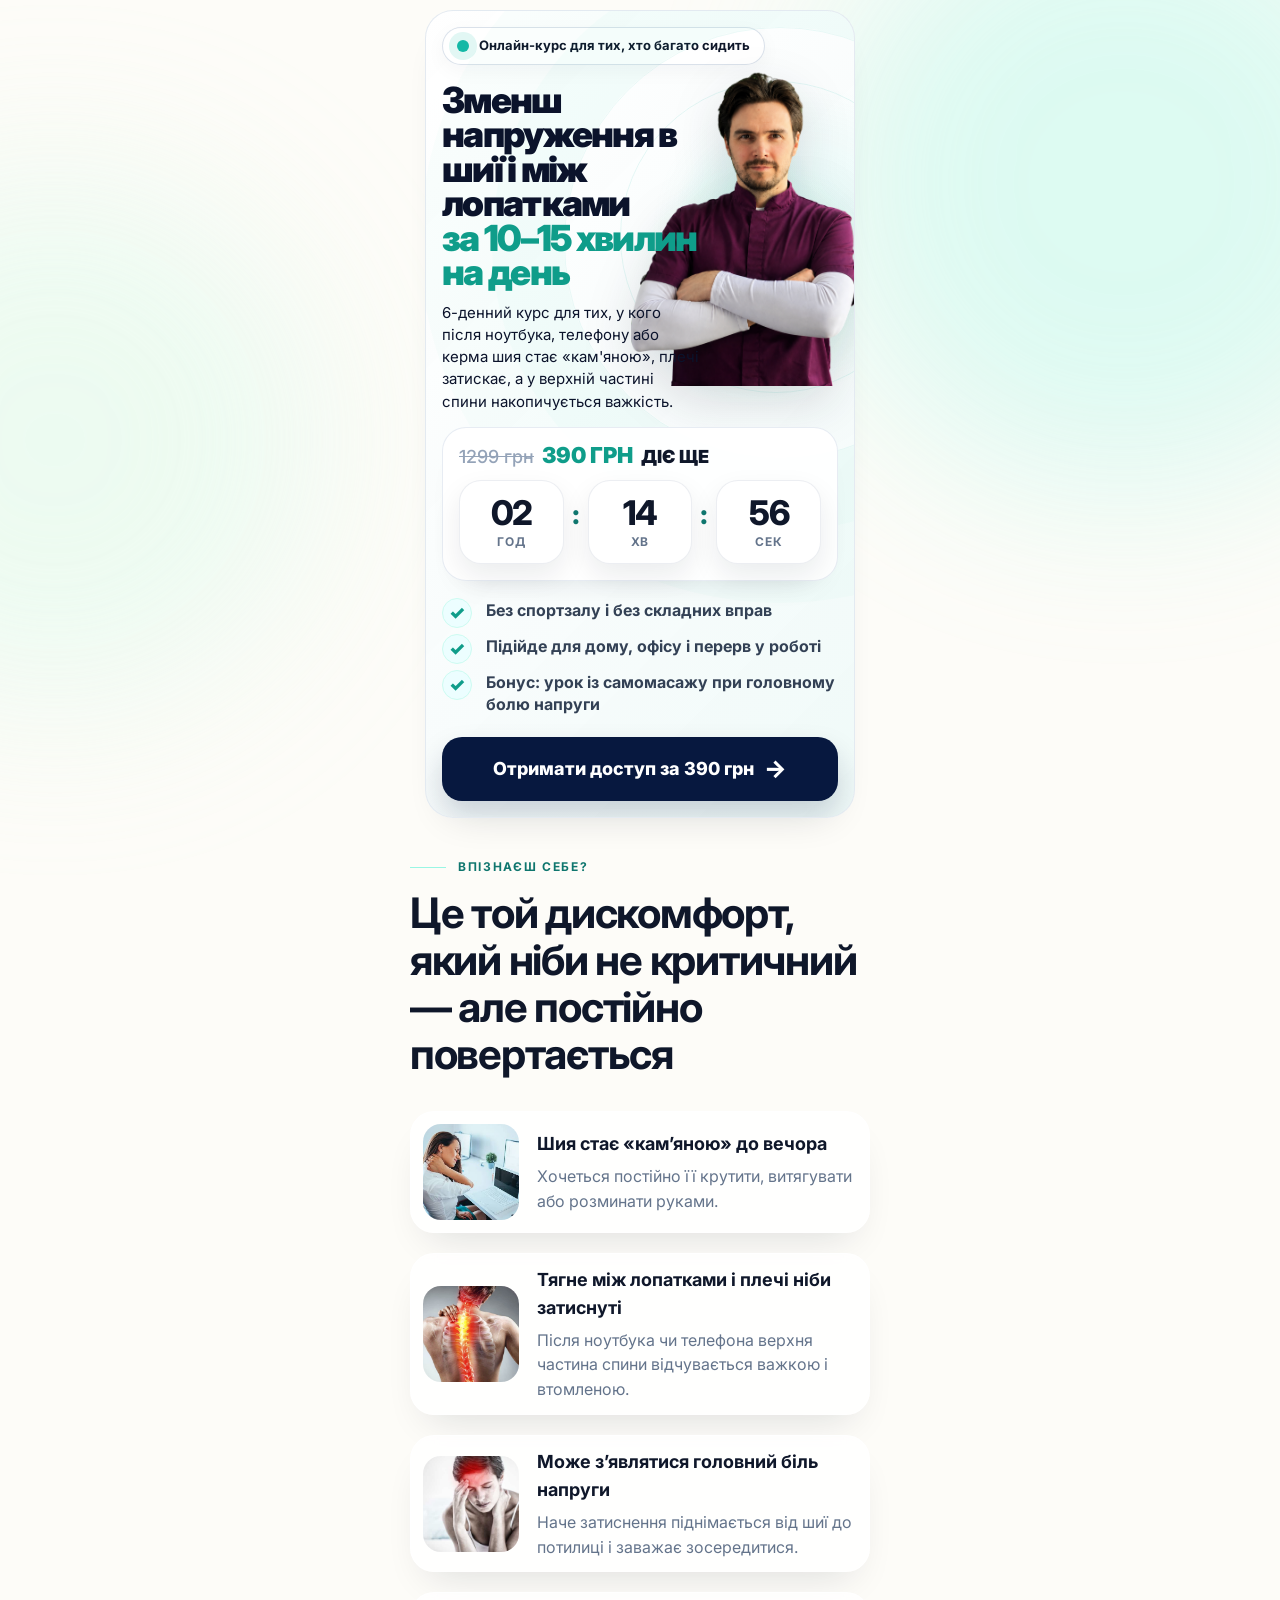
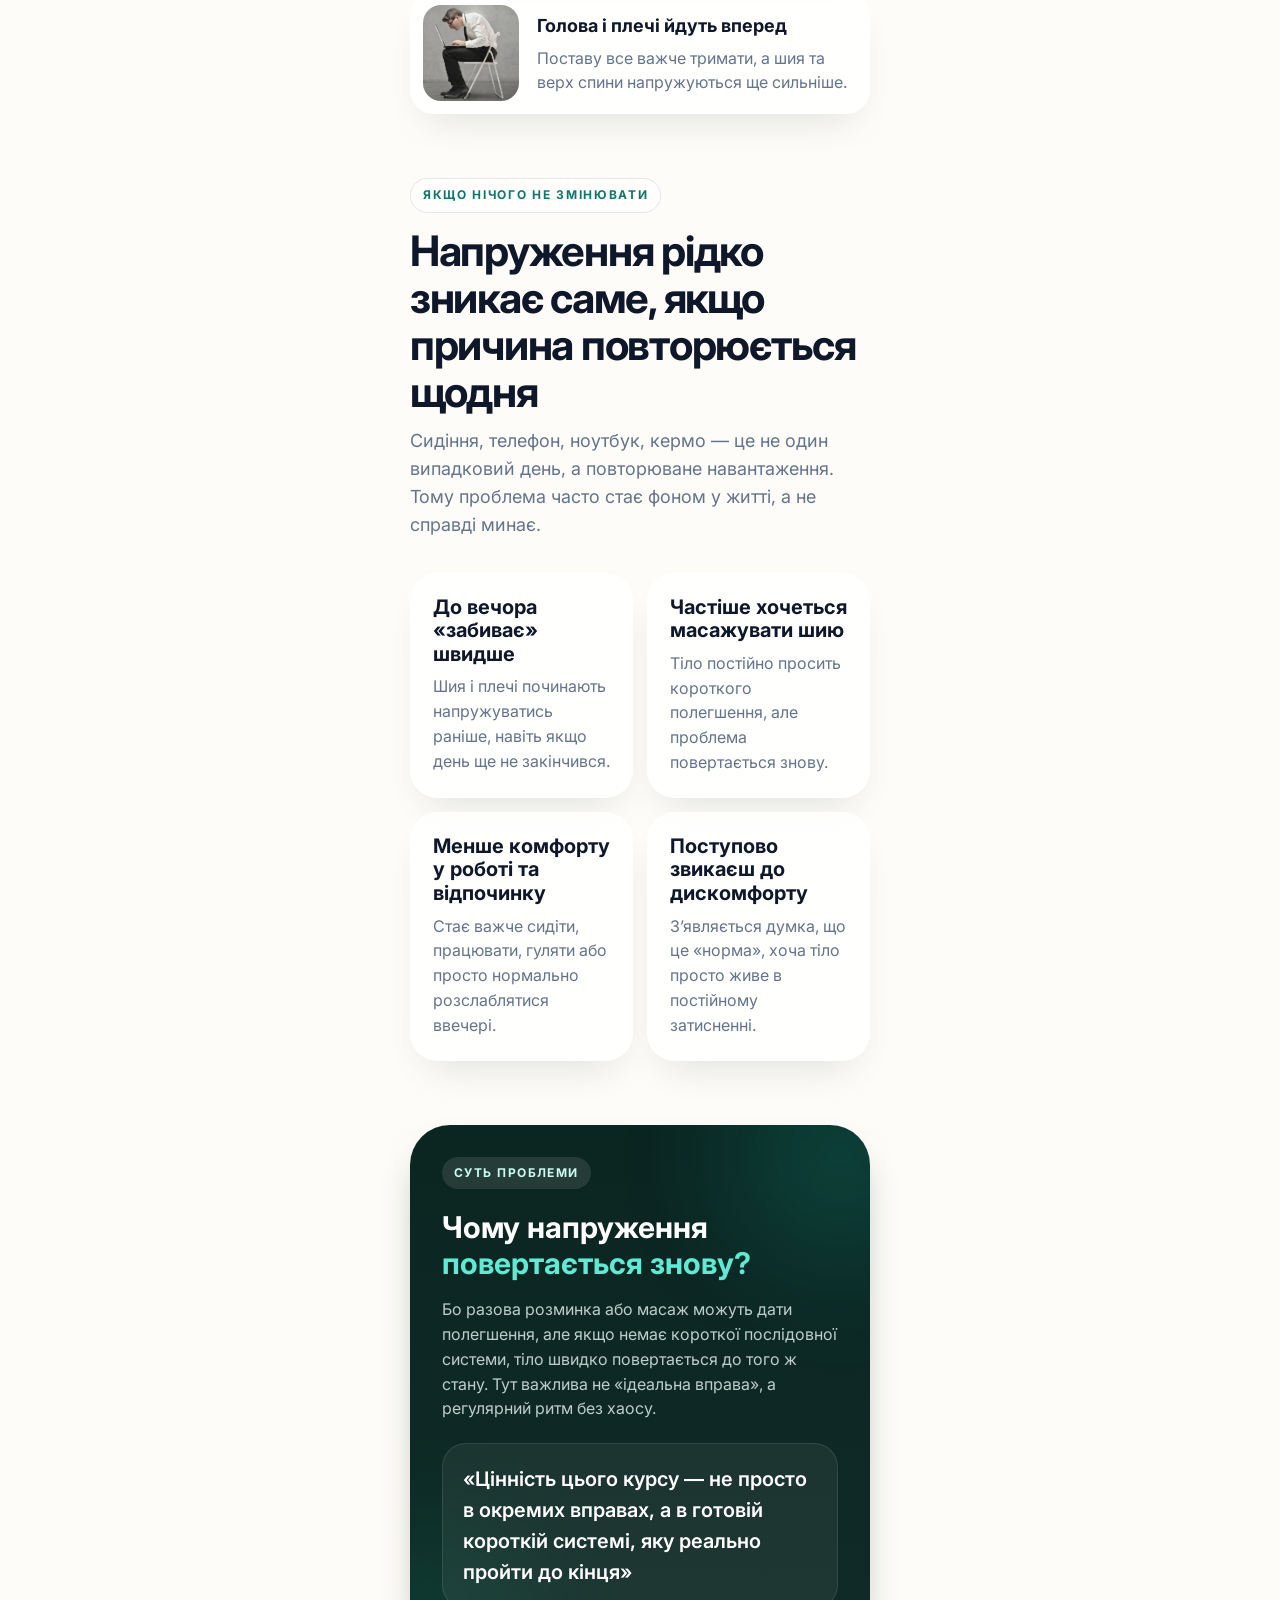
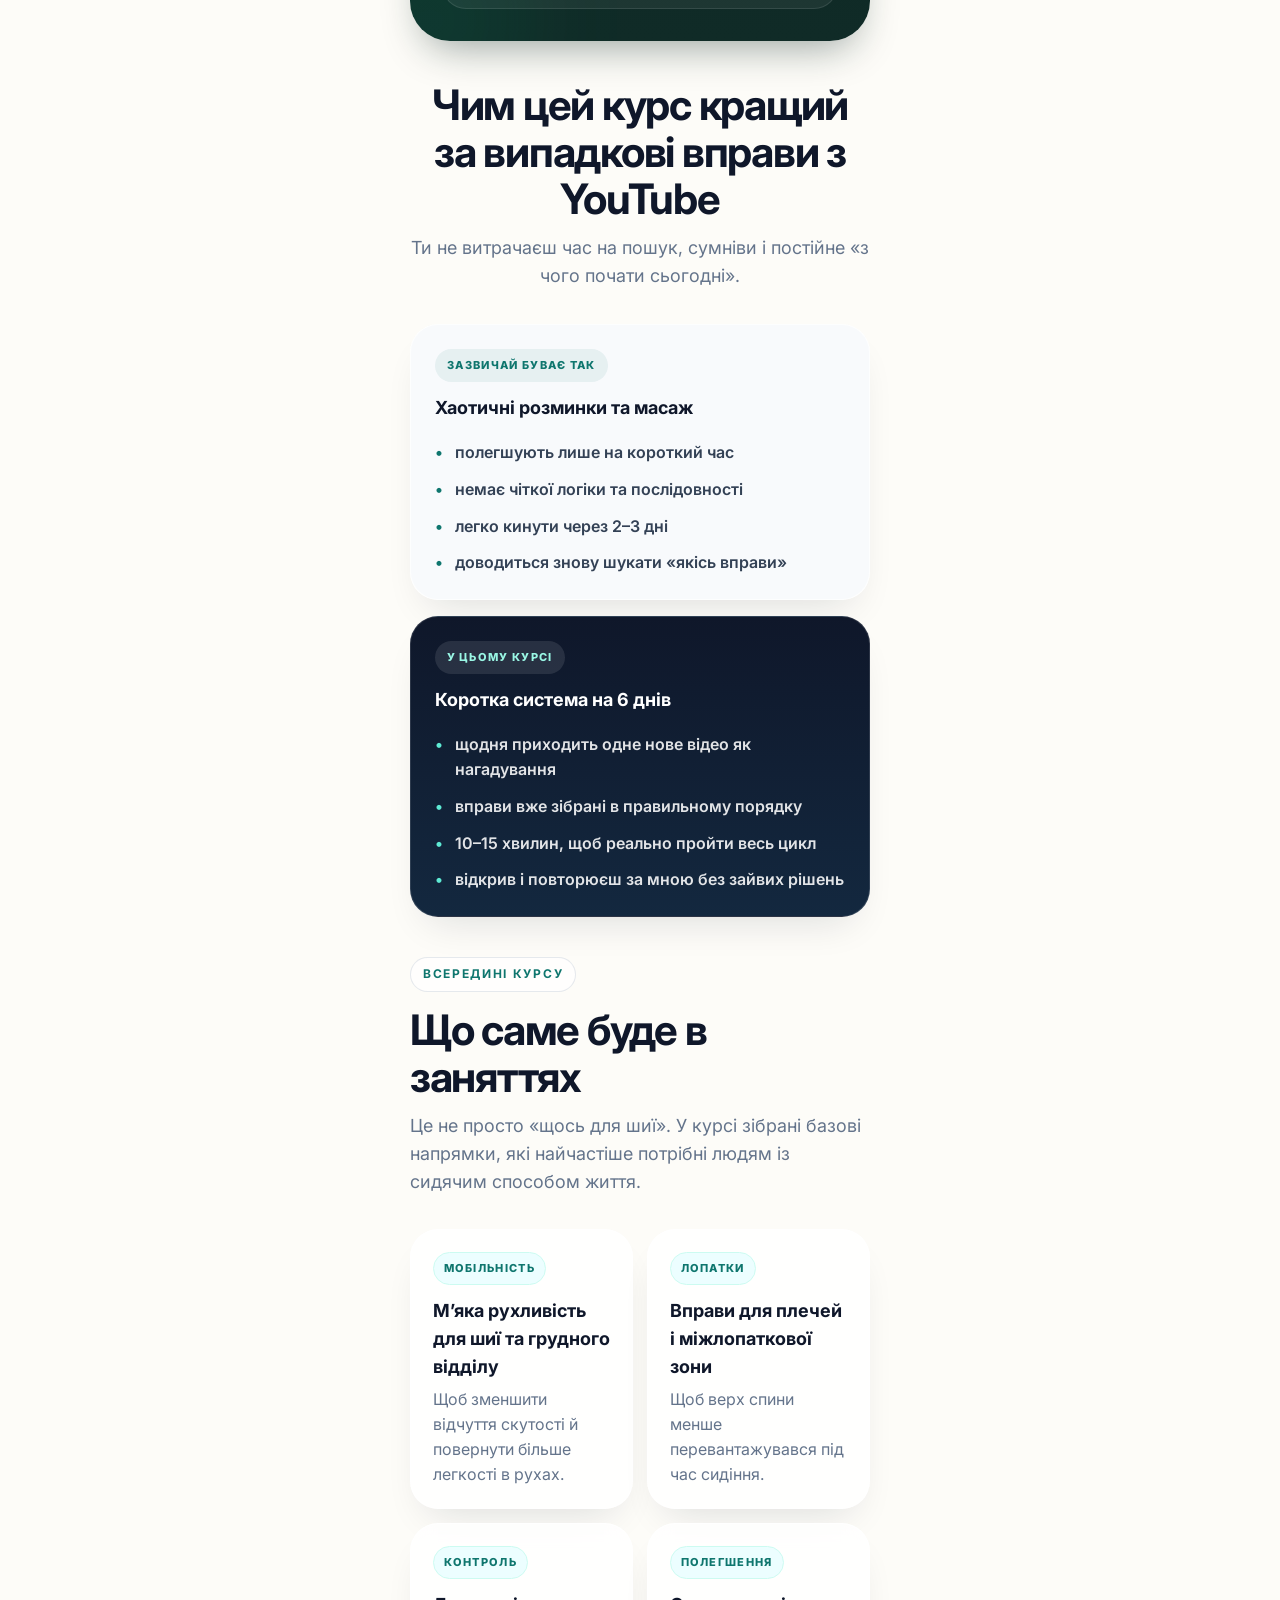
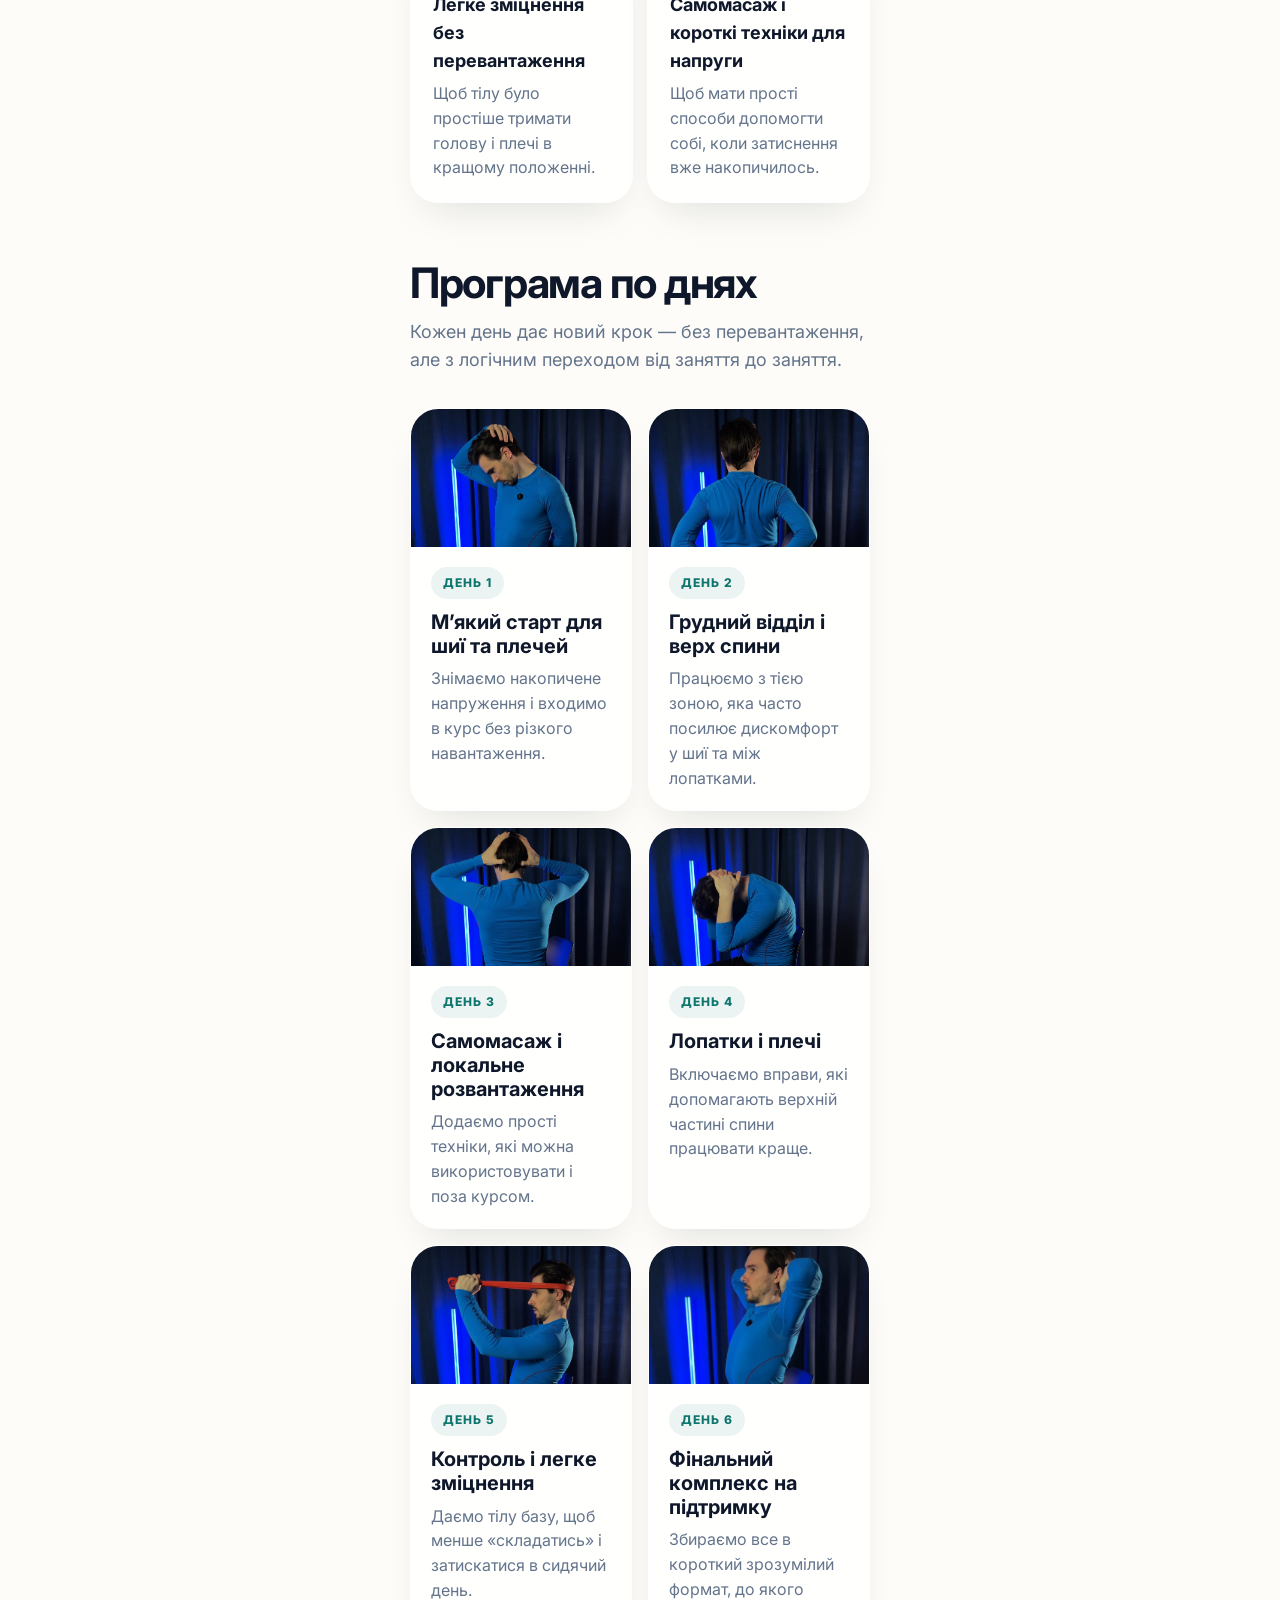
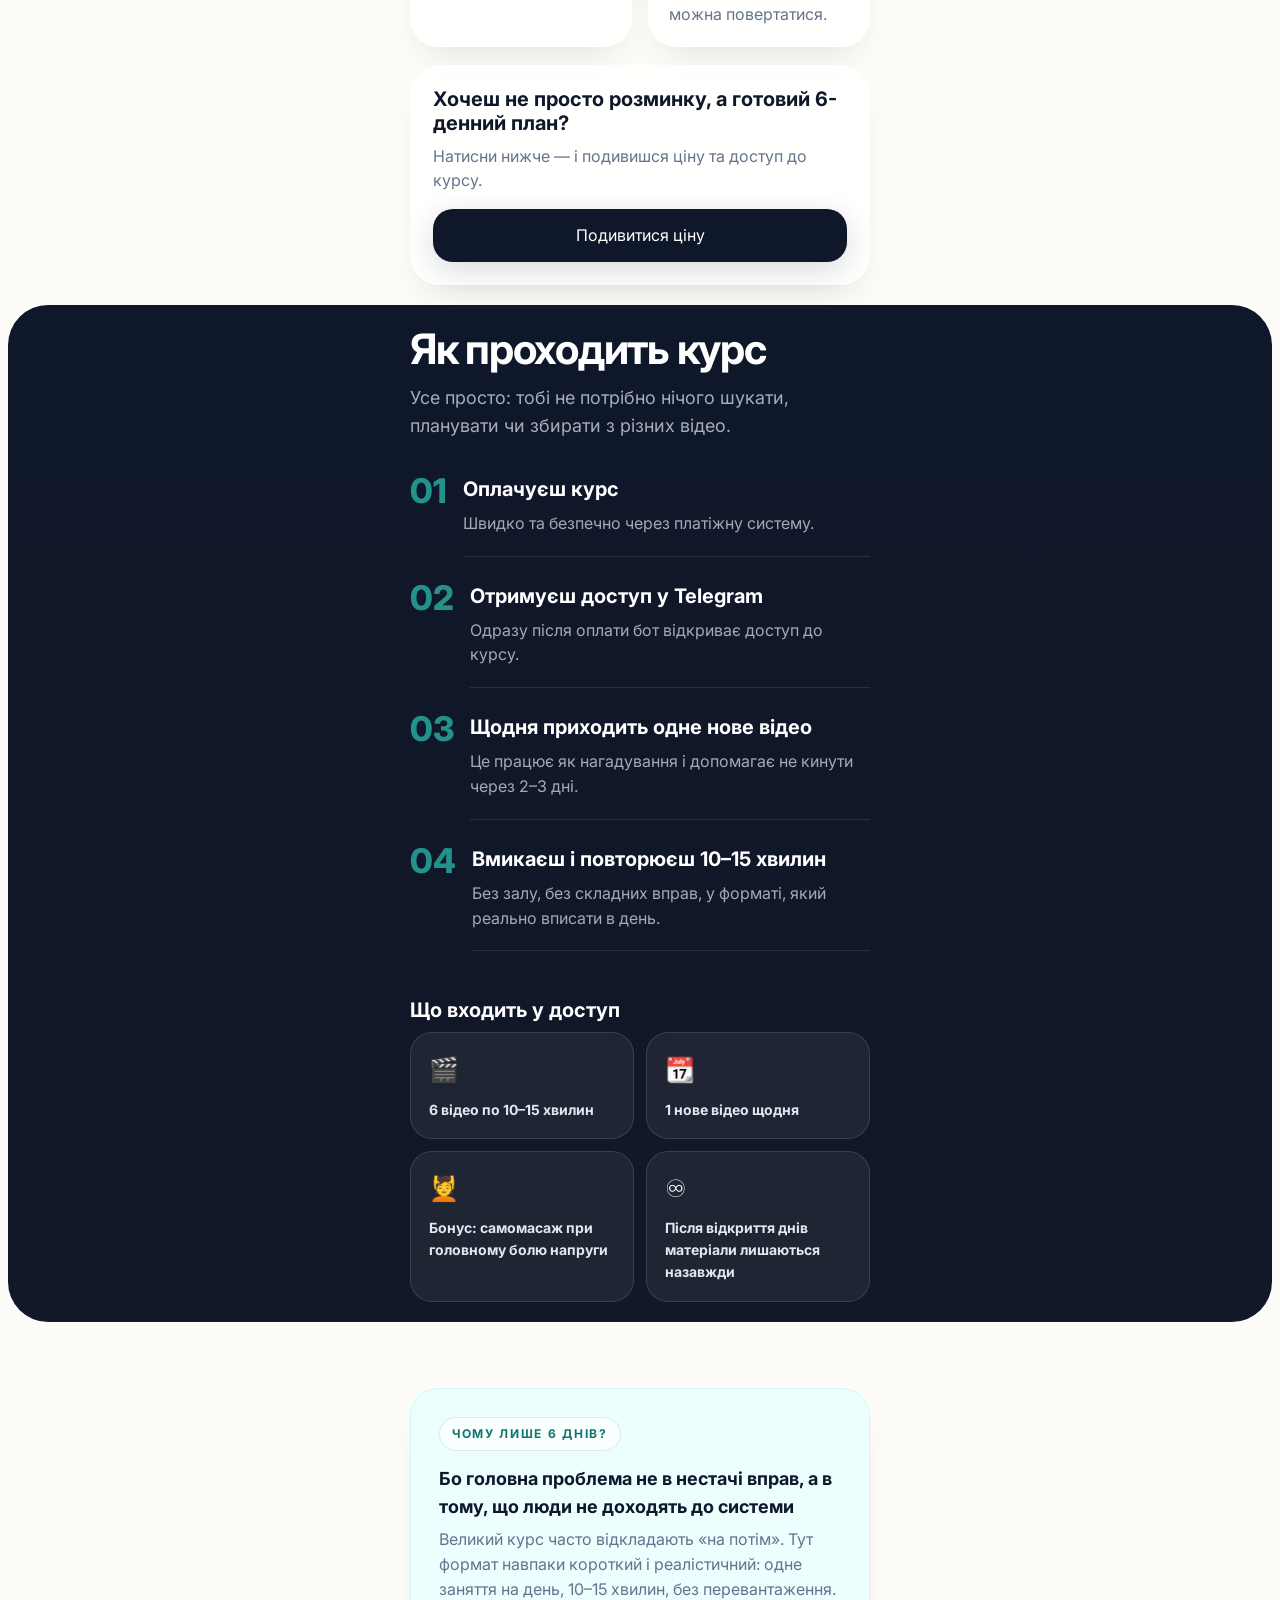
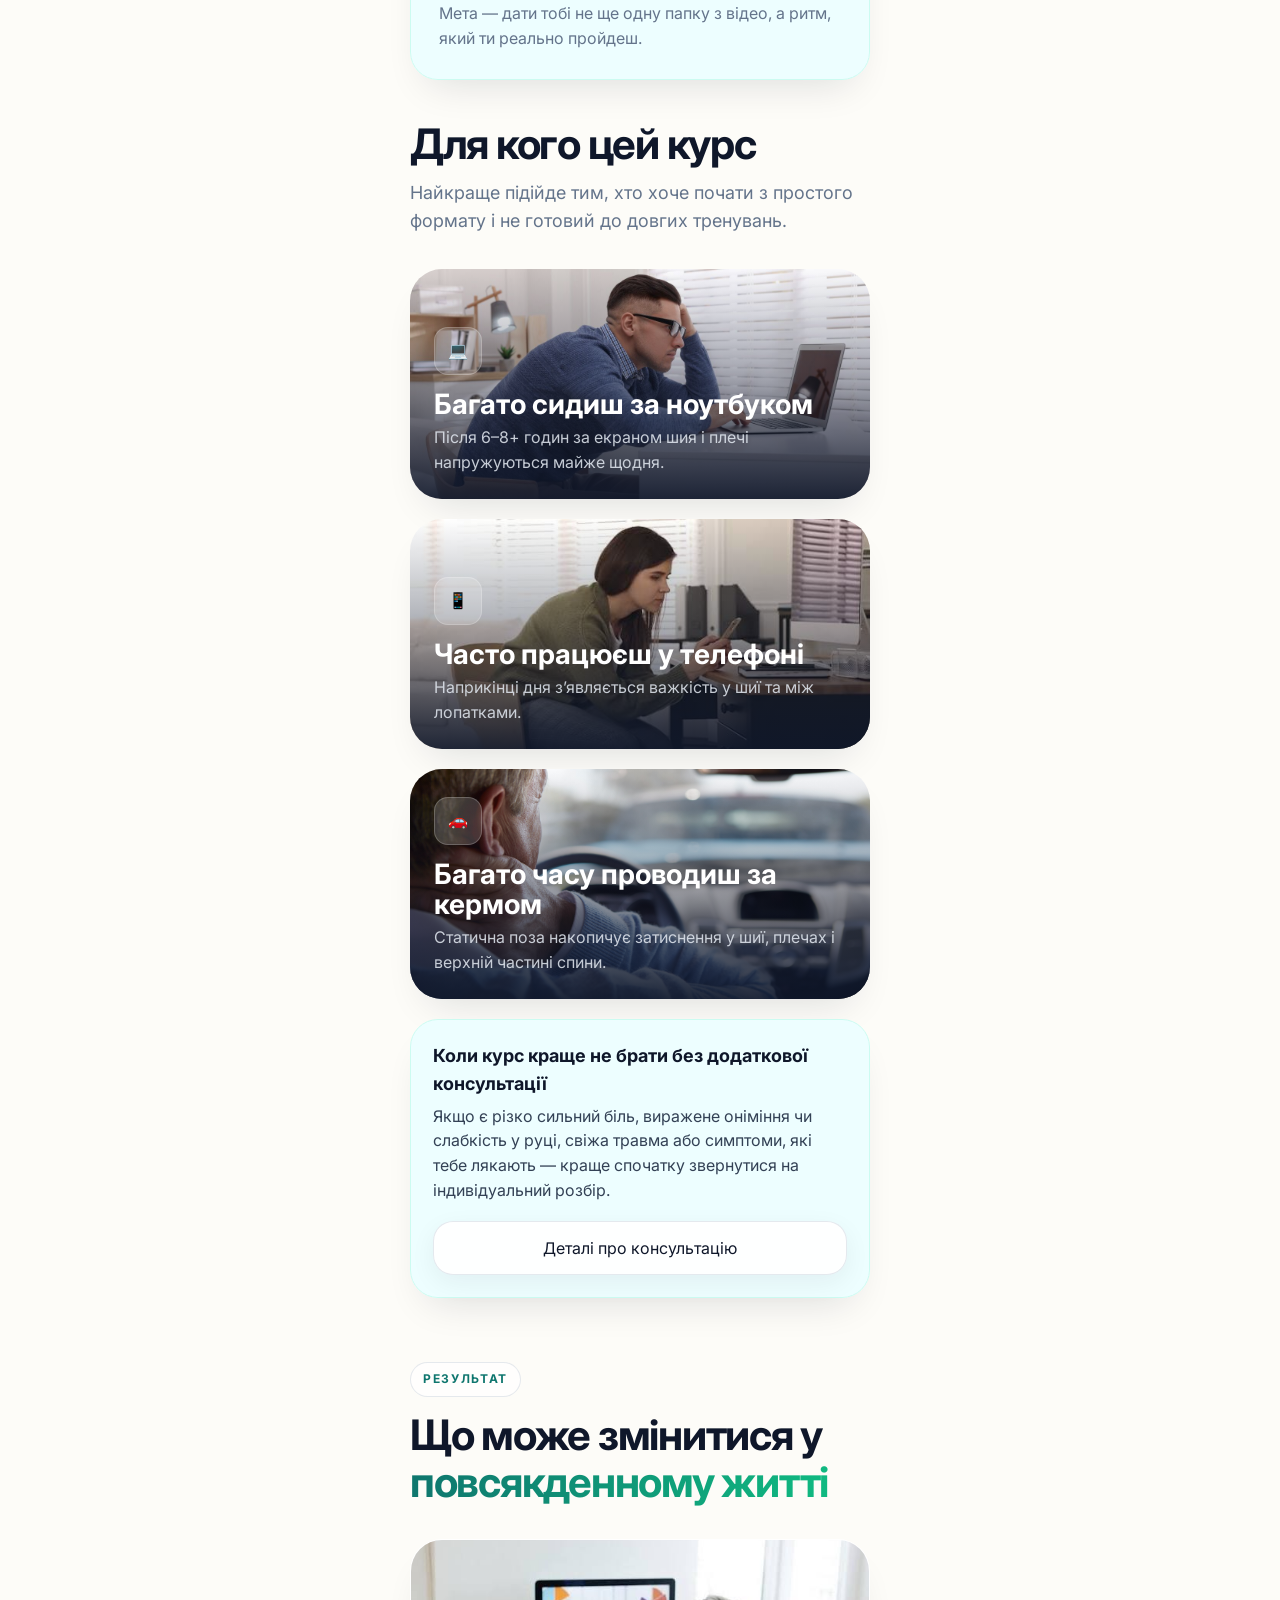
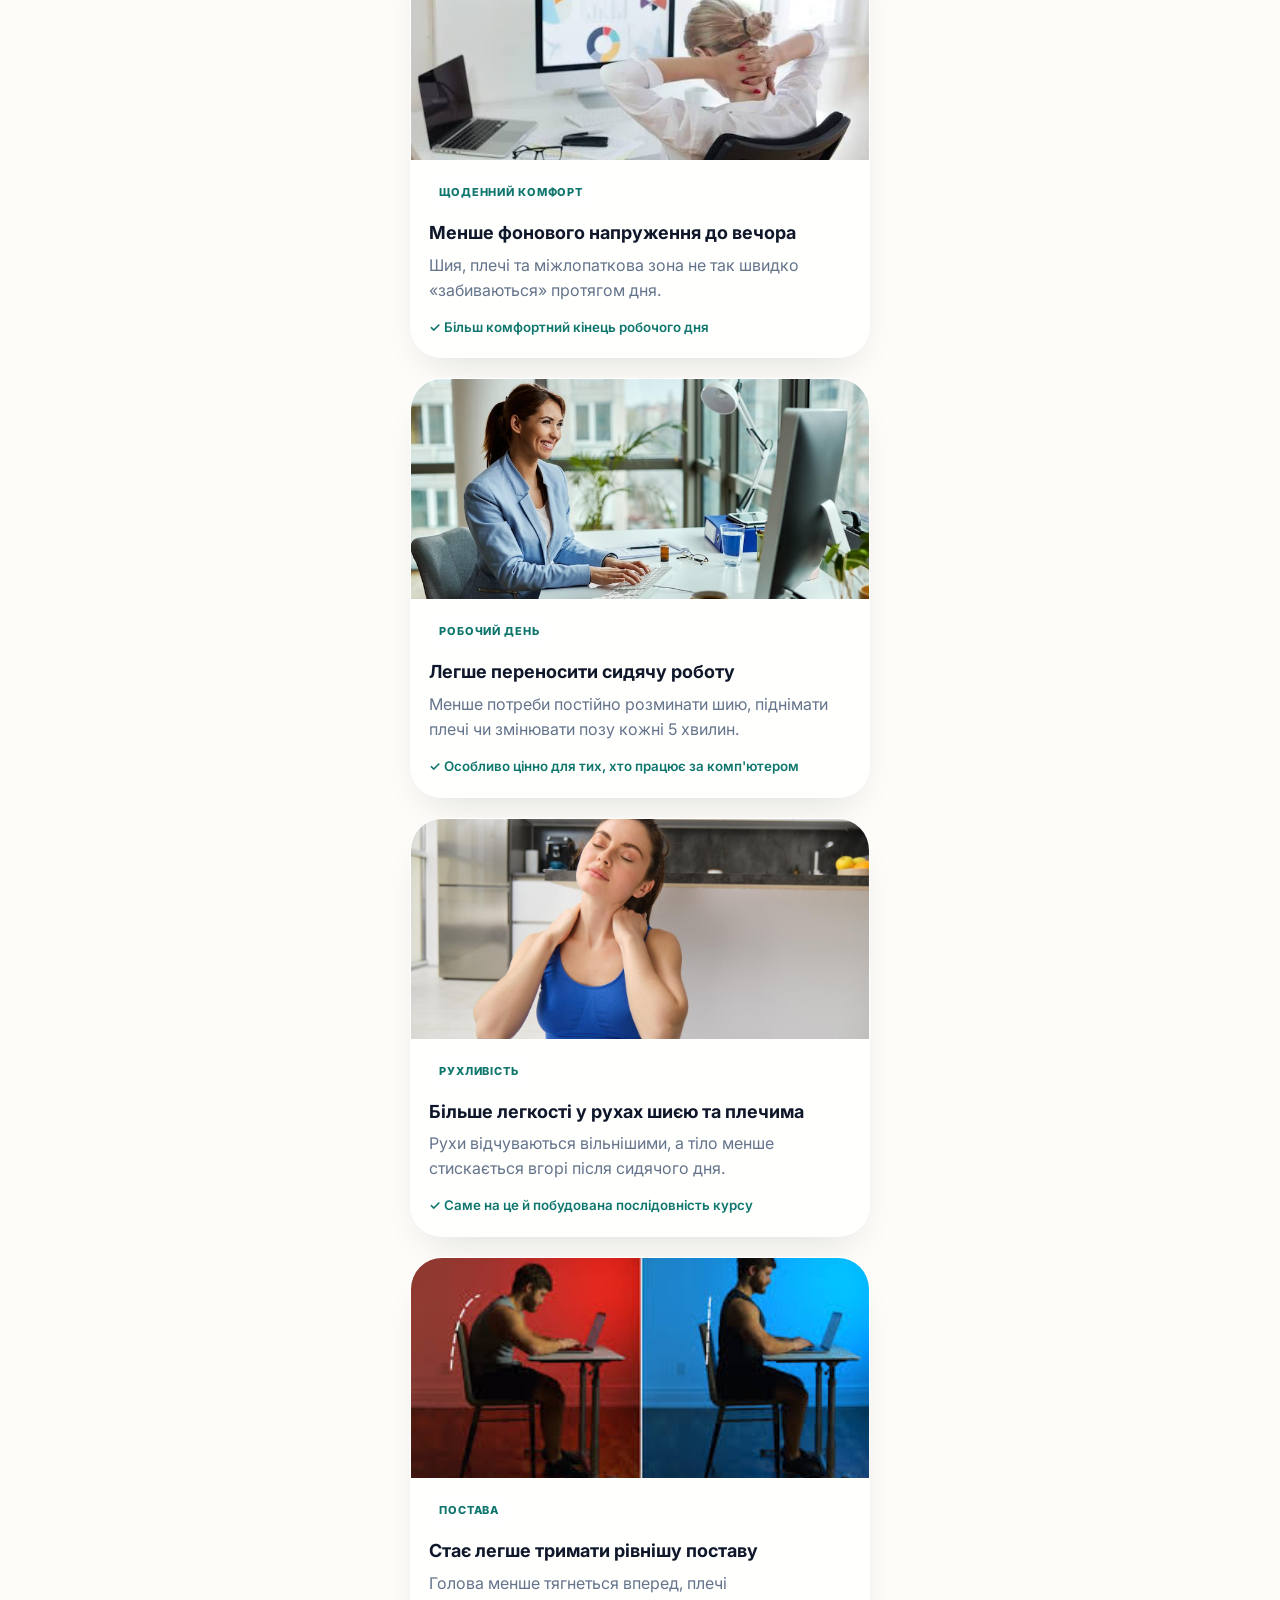
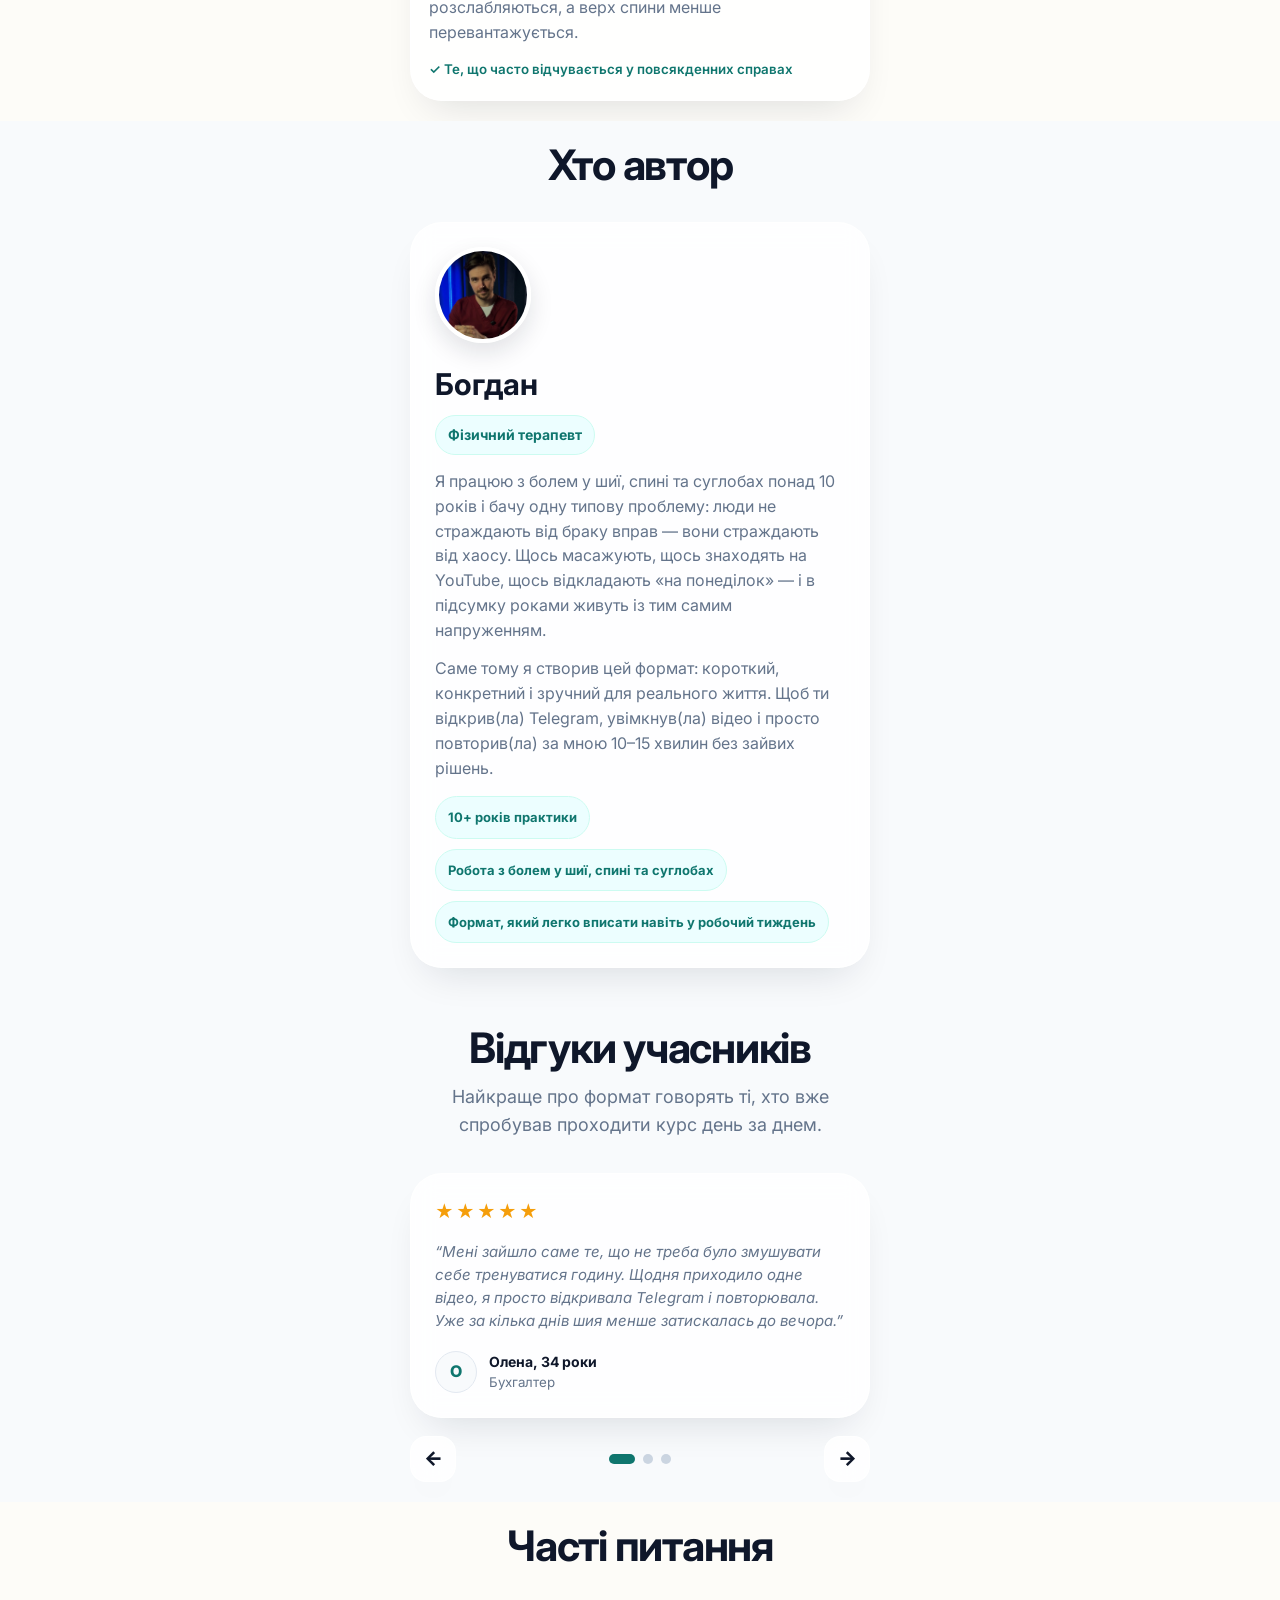
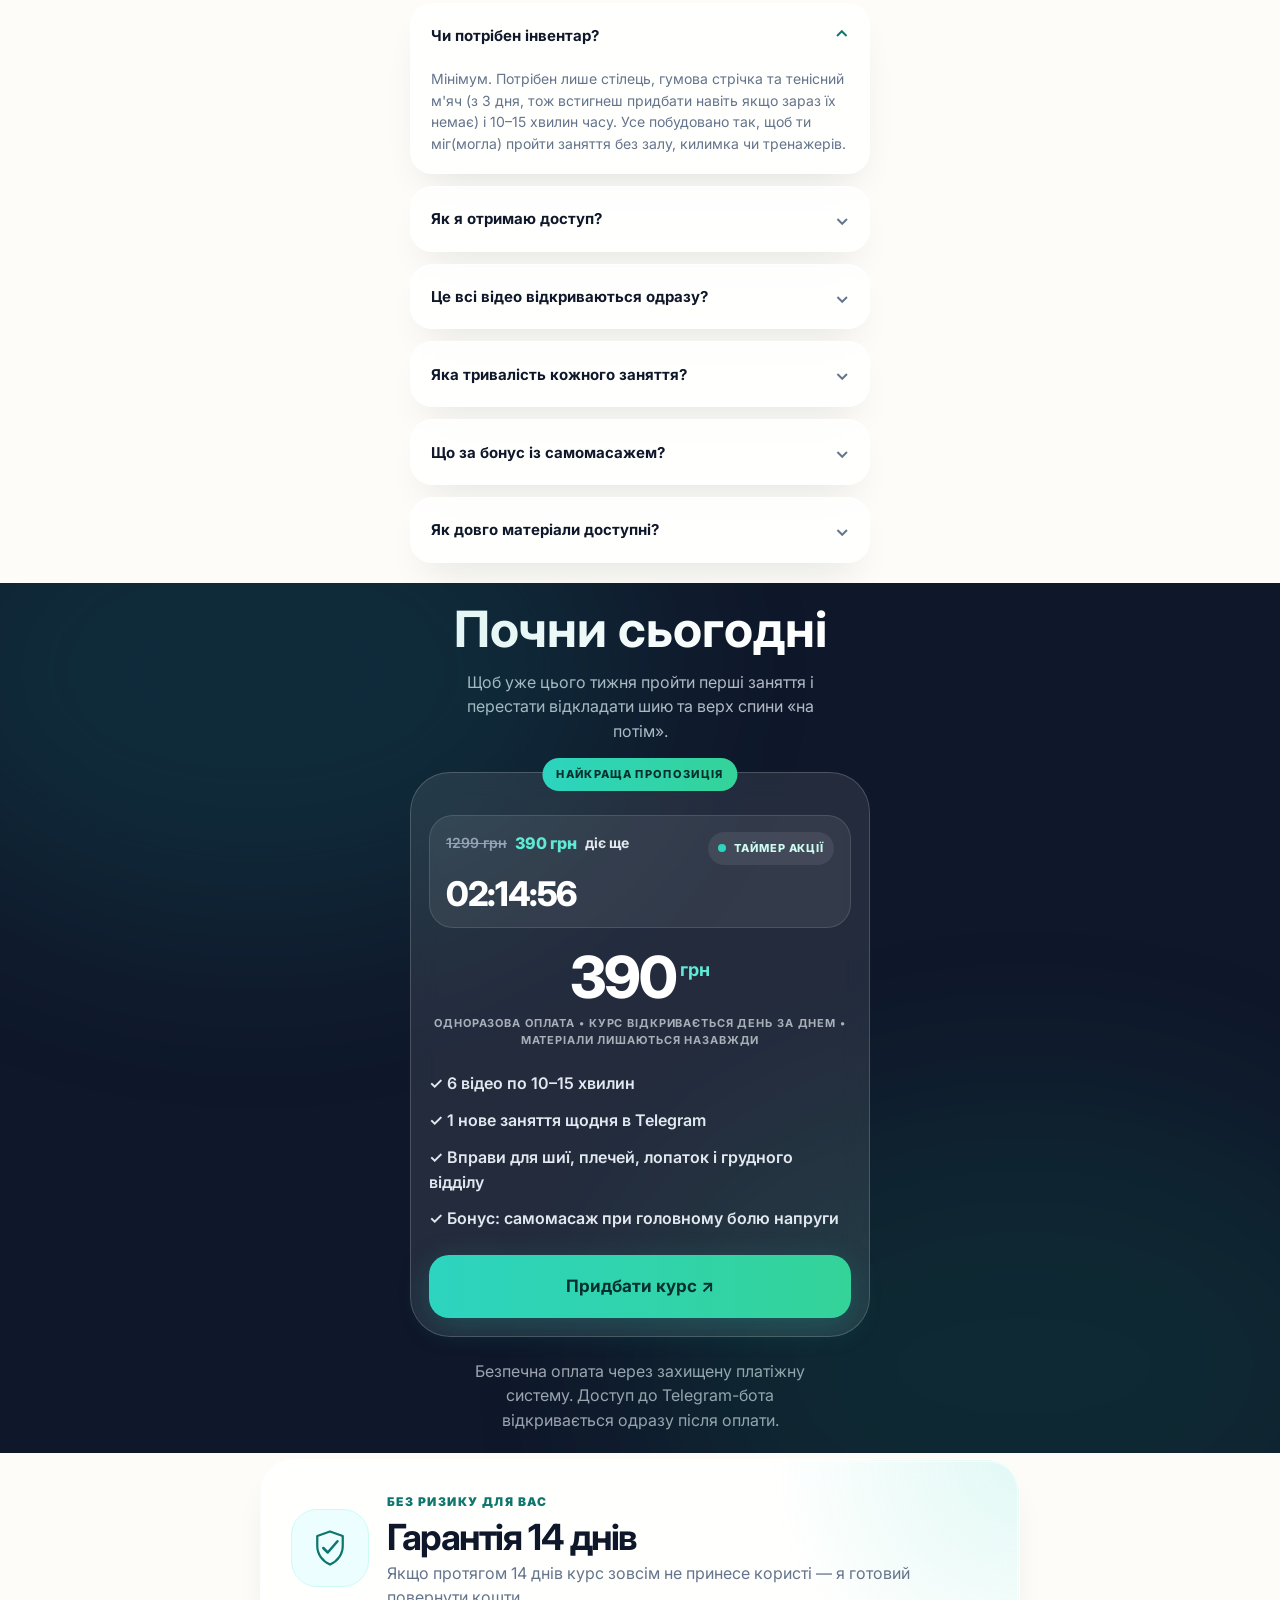
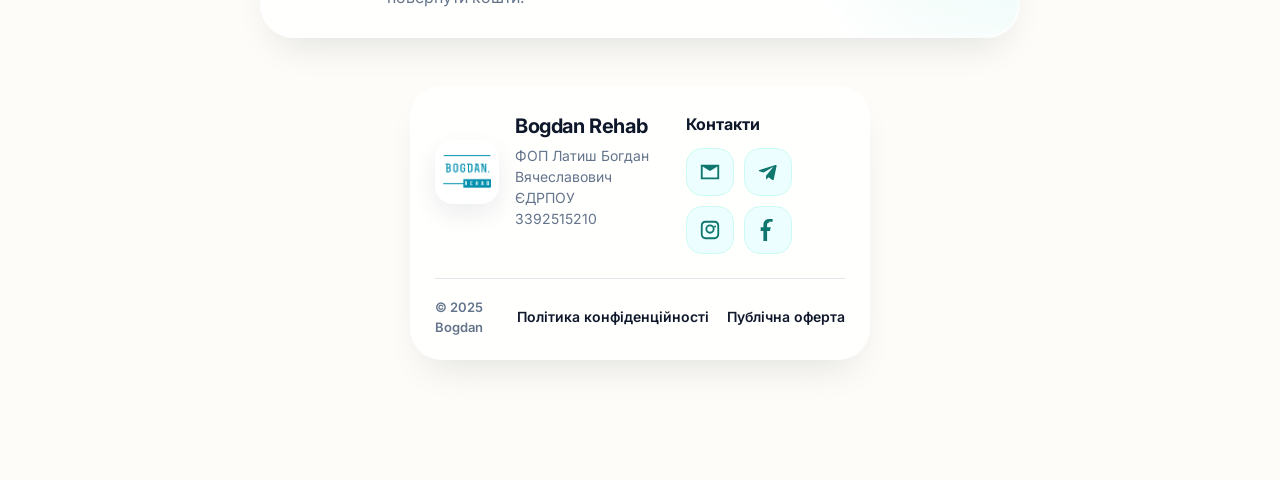
<file: docs/neck/index.html>
<!DOCTYPE html>
<html lang="uk">
<head>
  <meta charset="UTF-8" />
  <meta name="viewport" content="width=device-width, initial-scale=1.0" />
  <title>Шия кам'яна до вечора? 6-денний курс для тих, хто багато сидить</title>
  <meta
    name="description"
    content="6-денний онлайн-курс для тих, у кого після ноутбука, телефону або керма шия стає кам\’яною, плечі затискає, а між лопатками накопичується важкість. 10–15 хвилин на день у Telegram."
  />
  <link rel="preconnect" href="https://fonts.googleapis.com">
  <link rel="preconnect" href="https://fonts.gstatic.com" crossorigin>
  <link href="https://fonts.googleapis.com/css2?family=Inter:wght@400;500;600;700;800&display=swap" rel="stylesheet">
  <link rel="stylesheet" href="styles.css" />
  <!-- Google Tag Manager -->
<script>(function(w,d,s,l,i){w[l]=w[l]||[];w[l].push({'gtm.start':
new Date().getTime(),event:'gtm.js'});var f=d.getElementsByTagName(s)[0],
j=d.createElement(s),dl=l!='dataLayer'?'&l='+l:'';j.async=true;j.src=
'https://www.googletagmanager.com/gtm.js?id='+i+dl;f.parentNode.insertBefore(j,f);
})(window,document,'script','dataLayer','GTM-MHMWBMCD');</script>
<!-- End Google Tag Manager -->
  <script>
  window.APP_CONFIG = {
    landing_id: "neck",
    pixel_key: "pixel_neck"
  };
</script>

<script>
(function () {
  function getParam(name) {
    return new URLSearchParams(window.location.search).get(name);
  }

  function getCookie(name) {
    const match = document.cookie.match(new RegExp("(^|;\\s*)" + name + "=([^;]+)"));
    return match ? decodeURIComponent(match[2]) : null;
  }

  function uuidv4() {
    if (window.crypto && crypto.randomUUID) return crypto.randomUUID();
    return "xxxxxxxx-xxxx-4xxx-yxxx-xxxxxxxxxxxx".replace(/[xy]/g, function (c) {
      const r = Math.random() * 16 | 0;
      const v = c === "x" ? r : (r & 0x3 | 0x8);
      return v.toString(16);
    });
  }

  function getLS(key) {
    try {
      return localStorage.getItem(key);
    } catch (e) {
      return null;
    }
  }

  function setLS(key, value) {
    try {
      localStorage.setItem(key, value);
    } catch (e) {}
  }

  function saveIfExists(key, value) {
    if (value !== null && value !== undefined && value !== "") {
      setLS(key, value);
    }
  }

  function ensureExternalId() {
    let id = getLS("meta_external_id");
    if (!id) {
      id = uuidv4();
      setLS("meta_external_id", id);
    }
    return id;
  }

  function updateStoredFbp() {
    const currentFbp = getCookie("_fbp");
    const storedFbp = getLS("meta_fbp");

    if (currentFbp && currentFbp !== storedFbp) {
      setLS("meta_fbp", currentFbp);
    }
  }

  function waitForFbp(retries, delay) {
    updateStoredFbp();

    const fbp = getLS("meta_fbp");
    if (fbp) return;

    if (retries > 0) {
      setTimeout(function () {
        waitForFbp(retries - 1, delay);
      }, delay);
    }
  }

  const utm = {
    utm_source: getParam("utm_source"),
    utm_medium: getParam("utm_medium"),
    utm_campaign: getParam("utm_campaign"),
    utm_adset: getParam("utm_adset"),
    utm_content: getParam("utm_content"),
    utm_term: getParam("utm_term")
  };

  const fbclid = getParam("fbclid");
  const nowTs = String(Math.floor(Date.now() / 1000));

  ensureExternalId();

  updateStoredFbp();
  waitForFbp(15, 300);

  const hasAttributionInUrl =
    Object.values(utm).some(Boolean) || !!fbclid;

  // FIRST TOUCH
  if (!getLS("meta_first_seen_at") && hasAttributionInUrl) {
    setLS("meta_first_seen_at", nowTs);

    saveIfExists("meta_first_utm_source", utm.utm_source);
    saveIfExists("meta_first_utm_medium", utm.utm_medium);
    saveIfExists("meta_first_utm_campaign", utm.utm_campaign);
    saveIfExists("meta_first_utm_adset", utm.utm_adset);
    saveIfExists("meta_first_utm_content", utm.utm_content);
    saveIfExists("meta_first_utm_term", utm.utm_term);
    saveIfExists("meta_first_fbclid", fbclid);
  }

  // Якщо first_seen_at ще нема взагалі — створи базовий timestamp
  if (!getLS("meta_first_seen_at")) {
    setLS("meta_first_seen_at", nowTs);
  }

  // LAST TOUCH
  if (hasAttributionInUrl) {
    setLS("meta_last_seen_at", nowTs);

    saveIfExists("meta_last_utm_source", utm.utm_source);
    saveIfExists("meta_last_utm_medium", utm.utm_medium);
    saveIfExists("meta_last_utm_campaign", utm.utm_campaign);
    saveIfExists("meta_last_utm_adset", utm.utm_adset);
    saveIfExists("meta_last_utm_content", utm.utm_content);
    saveIfExists("meta_last_utm_term", utm.utm_term);
    saveIfExists("meta_last_fbclid", fbclid);
  }

  console.log("ATTR INIT", {
    external_id: getLS("meta_external_id"),
    fbp: getLS("meta_fbp"),
    first: {
      seen_at: getLS("meta_first_seen_at"),
      fbclid: getLS("meta_first_fbclid"),
      utm_source: getLS("meta_first_utm_source"),
      utm_medium: getLS("meta_first_utm_medium"),
      utm_campaign: getLS("meta_first_utm_campaign"),
      utm_adset: getLS("meta_first_utm_adset"),
      utm_content: getLS("meta_first_utm_content"),
      utm_term: getLS("meta_first_utm_term")
    },
    last: {
      seen_at: getLS("meta_last_seen_at"),
      fbclid: getLS("meta_last_fbclid"),
      utm_source: getLS("meta_last_utm_source"),
      utm_medium: getLS("meta_last_utm_medium"),
      utm_campaign: getLS("meta_last_utm_campaign"),
      utm_adset: getLS("meta_last_utm_adset"),
      utm_content: getLS("meta_last_utm_content"),
      utm_term: getLS("meta_last_utm_term")
    }
  });
})();
</script>

<script>
document.addEventListener("DOMContentLoaded", function () {
  const API_URL = "https://bayer-1078313683185.europe-west1.run.app";
  const buttons = document.querySelectorAll(".pay-btn");

  if (!buttons.length) return;

  function uuidv4() {
    if (window.crypto && crypto.randomUUID) return crypto.randomUUID();
    return "xxxxxxxx-xxxx-4xxx-yxxx-xxxxxxxxxxxx".replace(/[xy]/g, function (c) {
      const r = Math.random() * 16 | 0;
      const v = c === "x" ? r : (r & 0x3 | 0x8);
      return v.toString(16);
    });
  }

  function getLS(key) {
    try {
      return localStorage.getItem(key);
    } catch (e) {
      return null;
    }
  }

  function buildAttributionPayload() {
    return {
      external_id: getLS("meta_external_id"),
      fbp: getLS("meta_fbp"),
      fbclid: getLS("meta_last_fbclid") || getLS("meta_first_fbclid") || null,
      utm_source: getLS("meta_last_utm_source") || getLS("meta_first_utm_source") || null,
      utm_medium: getLS("meta_last_utm_medium") || getLS("meta_first_utm_medium") || null,
      utm_campaign: getLS("meta_last_utm_campaign") || getLS("meta_first_utm_campaign") || null,
      utm_adset: getLS("meta_last_utm_adset") || getLS("meta_first_utm_adset") || null,
      utm_content: getLS("meta_last_utm_content") || getLS("meta_first_utm_content") || null,
      utm_term: getLS("meta_last_utm_term") || getLS("meta_first_utm_term") || null,
      first_seen_at: Number(getLS("meta_first_seen_at")) || null
    };
  }

  buttons.forEach(function (btn) {
    btn.addEventListener("click", async function (e) {
      e.preventDefault();

      const originalText = btn.textContent;
      const eventId = uuidv4();

      const payload = {
        event_id: eventId,
        landing_id: window.APP_CONFIG?.landing_id || null,
        pixel_key: window.APP_CONFIG?.pixel_key || null,
        product_id: btn.dataset.productId,
        event_source_url: window.location.href,
        attribution: buildAttributionPayload()
      };

      console.log("PAYLOAD TO API:", payload);

      try {
        btn.textContent = "Формуємо платіж...";
        btn.disabled = true;
        btn.classList.add("is-loading");
        btn.style.pointerEvents = "none";

        const startedAt = Date.now();

        const res = await fetch(API_URL, {
          method: "POST",
          headers: {
            "Content-Type": "application/json"
          },
          body: JSON.stringify(payload)
        });

        console.log("create-order ms:", Date.now() - startedAt);
        console.log("response status:", res.status);

        const data = await res.json();
        console.log("response data:", data);

        if (!res.ok || !data.ok || !data.payment) {
          throw new Error(data.error || "Не вдалося створити оплату");
        }

        const payment = data.payment;
        const form = document.createElement("form");
        form.method = "POST";
        form.action = "https://secure.wayforpay.com/pay";

        Object.keys(payment).forEach(function (key) {
          const value = payment[key];

          if (Array.isArray(value)) {
            value.forEach(function (item) {
              const input = document.createElement("input");
              input.type = "hidden";
              input.name = key + "[]";
              input.value = item;
              form.appendChild(input);
            });
          } else {
            const input = document.createElement("input");
            input.type = "hidden";
            input.name = key;
            input.value = value;
            form.appendChild(input);
          }
        });

        document.body.appendChild(form);
        form.submit();

      } catch (error) {
        console.error("Помилка create-order/payment:", error);
        btn.textContent = originalText;
        btn.disabled = false;
        btn.classList.remove("is-loading");
        btn.style.pointerEvents = "";
        alert("Не вдалося створити оплату. Спробуй ще раз.");
      }
    });
  });
});
</script>
</head>
<body>
  <!-- Google Tag Manager (noscript) -->
<noscript><iframe src="https://www.googletagmanager.com/ns.html?id=GTM-MHMWBMCD"
height="0" width="0" style="display:none;visibility:hidden"></iframe></noscript>
<!-- End Google Tag Manager (noscript) -->
  <div class="page-bg">
    <div class="bg-blob blob-1"></div>
    <div class="bg-blob blob-2"></div>
  </div>

  <main class="page">
    <section class="section neck-hero-v2" id="hero">
      <div class="container neck-hero-v2__container">
        <div class="neck-hero-v2__box">
          <div class="neck-hero-v2__badge">
            <span class="neck-hero-v2__badge-dot"></span>
            Онлайн-курс для тих, хто багато сидить
          </div>

          <div class="neck-hero-v2__top">
            <div class="neck-hero-v2__content">
              <h1 class="neck-hero-v2__title">
                Зменш напруження в шиї і між лопатками
                <span>за 10–15 хвилин на день</span>
              </h1>

              <p class="neck-hero-v2__desc">
                6-денний курс для тих, у кого після ноутбука, телефону або керма
                шия стає «кам'яною», плечі затискає, а у верхній частині спини
                накопичується важкість.
              </p>
            </div>

            <div class="neck-hero-v2__visual">
              <div class="neck-hero-v2__visual-bg"></div>

              <img
                src="./img/avatarFirst.png"
                alt="Богдан — автор курсу"
                class="neck-hero-v2__photo"
              />

              <!-- <div class="neck-hero-v2__author">
                Автор курсу —
                <strong>Богдан</strong>, фізичний терапевт
              </div> -->
            </div>
          </div>

          <div class="neck-hero-v2__offer">
            <div class="neck-hero-v2__offer-head">
              <div class="neck-hero-v2__old-price">1299 грн</div>
              <div class="neck-hero-v2__new-price">390 грн</div>
              <div class="neck-hero-v2__offer-label">діє ще</div>
            </div>

          <div class="timer-grid" id="heroTimer" aria-label="Зворотний відлік">
            <div class="timer-box"><strong id="timerHours">02</strong><span>год</span></div>
            <div class="timer-separator">:</div>
            <div class="timer-box"><strong id="timerMinutes">15</strong><span>хв</span></div>
            <div class="timer-separator">:</div>
            <div class="timer-box"><strong id="timerSeconds">00</strong><span>сек</span></div>
          </div>
          </div>

          <ul class="neck-hero-v2__list">
            <li>Без спортзалу і без складних вправ</li>
            <li>Підійде для дому, офісу і перерв у роботі</li>
            <li>Бонус: урок із самомасажу при головному болю напруги</li>
          </ul>

          <button class="neck-hero-v2__cta pay-btn" type="button" data-product-id="neck_390" >
            Отримати доступ за 390 грн
            <span>→</span>
          </button>
        </div>
      </div>
    </section>
    <section class="section reveal">
      <div class="container">
        <div class="section-head left">
          <div class="eyebrow-wrap">
            <span class="eyebrow-line"></span>
            <span class="eyebrow">Впізнаєш себе?</span>
          </div>
          <h2>Це той дискомфорт, який ніби не критичний — але постійно повертається</h2>
        </div>

        <div class="stack gap-md">
          <article class="mini-card">
            <img src="./img/IMG_4408.JPG" alt="Кам'яна шия до вечора">
            <div>
              <h3>Шия стає «кам’яною» до вечора</h3>
              <p>Хочеться постійно її крутити, витягувати або розминати руками.</p>
            </div>
          </article>
          <article class="mini-card">
            <img src="./img/IMG_4409.JPG" alt="Напруження між лопатками">
            <div>
              <h3>Тягне між лопатками і плечі ніби затиснуті</h3>
              <p>Після ноутбука чи телефона верхня частина спини відчувається важкою і втомленою.</p>
            </div>
          </article>
          <article class="mini-card">
            <img src="./img/IMG_4410.JPG" alt="Головний біль напруги">
            <div>
              <h3>Може з’являтися головний біль напруги</h3>
              <p>Наче затиснення піднімається від шиї до потилиці і заважає зосередитися.</p>
            </div>
          </article>
          <article class="mini-card">
            <img src="./img/IMG_4411.JPG" alt="Сутулість і зміни постави">
            <div>
              <h3>Голова і плечі йдуть вперед</h3>
              <p>Поставу все важче тримати, а шия та верх спини напружуються ще сильніше.</p>
            </div>
          </article>
        </div>
      </div>
    </section>

    <section class="section reveal compact-top">
      <div class="container">
        <div class="section-head left">
          <div class="tag-light">Якщо нічого не змінювати</div>
          <h2>Напруження рідко зникає саме, якщо причина повторюється щодня</h2>
          <p>Сидіння, телефон, ноутбук, кермо — це не один випадковий день, а повторюване навантаження. Тому проблема часто стає фоном у житті, а не справді минає.</p>
        </div>

        <div class="risk-grid">
          <article class="risk-card card-soft">
            <h3>До вечора «забиває» швидше</h3>
            <p>Шия і плечі починають напружуватись раніше, навіть якщо день ще не закінчився.</p>
          </article>
          <article class="risk-card card-soft">
            <h3>Частіше хочеться масажувати шию</h3>
            <p>Тіло постійно просить короткого полегшення, але проблема повертається знову.</p>
          </article>
          <article class="risk-card card-soft">
            <h3>Менше комфорту у роботі та відпочинку</h3>
            <p>Стає важче сидіти, працювати, гуляти або просто нормально розслаблятися ввечері.</p>
          </article>
          <article class="risk-card card-soft">
            <h3>Поступово звикаєш до дискомфорту</h3>
            <p>З’являється думка, що це «норма», хоча тіло просто живе в постійному затисненні.</p>
          </article>
        </div>
      </div>
    </section>

    <section class="section reveal compact-top">
      <div class="container">
        <div class="dark-highlight">
          <div class="tag-dark">Суть проблеми</div>
          <h2>Чому напруження <span class="text-accent-light">повертається знову?</span></h2>
          <p>Бо разова розминка або масаж можуть дати полегшення, але якщо немає короткої послідовної системи, тіло швидко повертається до того ж стану. Тут важлива не «ідеальна вправа», а регулярний ритм без хаосу.</p>
          <div class="quote-box">«Цінність цього курсу — не просто в окремих вправах, а в готовій короткій системі, яку реально пройти до кінця»</div>
        </div>
      </div>
    </section>

    <section class="section reveal">
      <div class="container">
        <div class="section-head center">
          <h2>Чим цей курс кращий за випадкові вправи з YouTube</h2>
          <p>Ти не витрачаєш час на пошук, сумніви і постійне «з чого почати сьогодні».</p>
        </div>

        <div class="compare-grid">
          <article class="compare-card muted">
            <div class="compare-label">Зазвичай буває так</div>
            <h3>Хаотичні розминки та масаж</h3>
            <ul class="bullet-list">
              <li>полегшують лише на короткий час</li>
              <li>немає чіткої логіки та послідовності</li>
              <li>легко кинути через 2–3 дні</li>
              <li>доводиться знову шукати «якісь вправи»</li>
            </ul>
          </article>

          <article class="compare-card accent">
            <div class="compare-label">У цьому курсі</div>
            <h3>Коротка система на 6 днів</h3>
            <ul class="bullet-list light">
              <li>щодня приходить одне нове відео як нагадування</li>
              <li>вправи вже зібрані в правильному порядку</li>
              <li>10–15 хвилин, щоб реально пройти весь цикл</li>
              <li>відкрив і повторюєш за мною без зайвих рішень</li>
            </ul>
          </article>
        </div>
      </div>
    </section>

    <section id="program" class="section reveal">
      <div class="container">
        <div class="section-head left">
          <div class="tag-light">Всередині курсу</div>
          <h2>Що саме буде в заняттях</h2>
          <p>Це не просто «щось для шиї». У курсі зібрані базові напрямки, які найчастіше потрібні людям із сидячим способом життя.</p>
        </div>

        <div class="inside-grid">
          <article class="inside-card card-soft">
            <div class="inside-badge">Мобільність</div>
            <h3>М’яка рухливість для шиї та грудного відділу</h3>
            <p>Щоб зменшити відчуття скутості й повернути більше легкості в рухах.</p>
          </article>
          <article class="inside-card card-soft">
            <div class="inside-badge">Лопатки</div>
            <h3>Вправи для плечей і міжлопаткової зони</h3>
            <p>Щоб верх спини менше перевантажувався під час сидіння.</p>
          </article>
          <article class="inside-card card-soft">
            <div class="inside-badge">Контроль</div>
            <h3>Легке зміцнення без перевантаження</h3>
            <p>Щоб тілу було простіше тримати голову і плечі в кращому положенні.</p>
          </article>
          <article class="inside-card card-soft">
            <div class="inside-badge">Полегшення</div>
            <h3>Самомасаж і короткі техніки для напруги</h3>
            <p>Щоб мати прості способи допомогти собі, коли затиснення вже накопичилось.</p>
          </article>
        </div>

        <div class="section-head left mt-lg">
          <h2>Програма по днях</h2>
          <p>Кожен день дає новий крок — без перевантаження, але з логічним переходом від заняття до заняття.</p>
        </div>
        <div class="program-grid">
          <article class="program-card card-soft">
            <div class="program-card__image-wrap">
              <img class="program-card__image" src="./img/IMG_4656.jpg" alt="День 1 — м’який старт для шиї та плечей">
            </div>
            <div class="program-card__body">
              <div class="program-day">День 1</div>
              <h3>М’який старт для шиї та плечей</h3>
              <p>Знімаємо накопичене напруження і входимо в курс без різкого навантаження.</p>
            </div>
          </article>

          <article class="program-card card-soft">
            <div class="program-card__image-wrap">
              <img class="program-card__image" src="./img/IMG_4654.jpg" alt="День 2 — грудний відділ і верх спини">
            </div>
            <div class="program-card__body">
              <div class="program-day">День 2</div>
              <h3>Грудний відділ і верх спини</h3>
              <p>Працюємо з тією зоною, яка часто посилює дискомфорт у шиї та між лопатками.</p>
            </div>
          </article>

          <article class="program-card card-soft">
            <div class="program-card__image-wrap">
              <img class="program-card__image" src="./img/IMG_4653.jpg" alt="День 3 — самомасаж і локальне розвантаження">
            </div>
            <div class="program-card__body">
              <div class="program-day">День 3</div>
              <h3>Самомасаж і локальне розвантаження</h3>
              <p>Додаємо прості техніки, які можна використовувати і поза курсом.</p>
            </div>
          </article>

          <article class="program-card card-soft">
            <div class="program-card__image-wrap">
              <img class="program-card__image" src="./img/IMG_4652.jpg" alt="День 4 — лопатки і плечі">
            </div>
            <div class="program-card__body">
              <div class="program-day">День 4</div>
              <h3>Лопатки і плечі</h3>
              <p>Включаємо вправи, які допомагають верхній частині спини працювати краще.</p>
            </div>
          </article>

          <article class="program-card card-soft">
            <div class="program-card__image-wrap">
              <img class="program-card__image" src="./img/IMG_4655.jpg" alt="День 5 — контроль і легке зміцнення">
            </div>
            <div class="program-card__body">
              <div class="program-day">День 5</div>
              <h3>Контроль і легке зміцнення</h3>
              <p>Даємо тілу базу, щоб менше «складатись» і затискатися в сидячий день.</p>
            </div>
          </article>

          <article class="program-card card-soft">
            <div class="program-card__image-wrap">
              <img class="program-card__image" src="./img/IMG_4423.jpg" alt="День 6 — фінальний комплекс на підтримку">
            </div>
            <div class="program-card__body">
              <div class="program-day">День 6</div>
              <h3>Фінальний комплекс на підтримку</h3>
              <p>Збираємо все в короткий зрозумілий формат, до якого можна повертатися.</p>
            </div>
          </article>
        </div>

        <div class="section-cta card-soft">
          <div>
            <h3>Хочеш не просто розминку, а готовий 6-денний план?</h3>
            <p>Натисни нижче — і подивишся ціну та доступ до курсу.</p>
          </div>
          <button class="btn btn-dark scroll-to-pricing" type="button">Подивитися ціну</button>
        </div>
      </div>
    </section>

    <section class="section section-dark reveal">
      <div class="container">
        <div class="section-head left light">
          <h2>Як проходить курс</h2>
          <p>Усе просто: тобі не потрібно нічого шукати, планувати чи збирати з різних відео.</p>
        </div>

        <div class="steps">
          <div class="step-item"><span>01</span><div><h3>Оплачуєш курс</h3><p>Швидко та безпечно через платіжну систему.</p></div></div>
          <div class="step-item"><span>02</span><div><h3>Отримуєш доступ у Telegram</h3><p>Одразу після оплати бот відкриває доступ до курсу.</p></div></div>
          <div class="step-item"><span>03</span><div><h3>Щодня приходить одне нове відео</h3><p>Це працює як нагадування і допомагає не кинути через 2–3 дні.</p></div></div>
          <div class="step-item"><span>04</span><div><h3>Вмикаєш і повторюєш 10–15 хвилин</h3><p>Без залу, без складних вправ, у форматі, який реально вписати в день.</p></div></div>
        </div>

        <h3 class="included-title">Що входить у доступ</h3>
        <div class="included-grid">
          <div class="glass-card"><span>🎬</span><strong>6 відео по 10–15 хвилин</strong></div>
          <div class="glass-card"><span>📆</span><strong>1 нове відео щодня</strong></div>
          <div class="glass-card"><span>💆</span><strong>Бонус: самомасаж при головному болю напруги</strong></div>
          <div class="glass-card"><span>♾️</span><strong>Після відкриття днів матеріали лишаються назавжди</strong></div>
        </div>
      </div>
    </section>

    <section class="section reveal compact-top">
      <div class="container">
        <div class="notice-card card-soft why-short-card">
          <div class="tag-light">Чому лише 6 днів?</div>
          <h3>Бо головна проблема не в нестачі вправ, а в тому, що люди не доходять до системи</h3>
          <p>Великий курс часто відкладають «на потім». Тут формат навпаки короткий і реалістичний: одне заняття на день, 10–15 хвилин, без перевантаження. Мета — дати тобі не ще одну папку з відео, а ритм, який ти реально пройдеш.</p>
        </div>
      </div>
    </section>

    <section class="section reveal">
      <div class="container">
        <div class="section-head left">
          <h2>Для кого цей курс</h2>
          <p>Найкраще підійде тим, хто хоче почати з простого формату і не готовий до довгих тренувань.</p>
        </div>

        <div class="stack gap-md">
          <article class="image-card large">
            <img src="./img/IMG_4413.JPG" alt="Сидяча робота за ноутбуком">
            <div class="image-card-overlay"></div>
            <div class="image-card-content"><div class="icon-badge">💻</div><h3>Багато сидиш за ноутбуком</h3><p>Після 6–8+ годин за екраном шия і плечі напружуються майже щодня.</p></div>
          </article>
          <article class="image-card large">
            <img src="./img/IMG_4412.JPG" alt="Робота в телефоні">
            <div class="image-card-overlay"></div>
            <div class="image-card-content"><div class="icon-badge">📱</div><h3>Часто працюєш у телефоні</h3><p>Наприкінці дня з’являється важкість у шиї та між лопатками.</p></div>
          </article>
          <article class="image-card large">
            <img src="./img/IMG_4414.JPG" alt="Робота за кермом">
            <div class="image-card-overlay"></div>
            <div class="image-card-content"><div class="icon-badge">🚗</div><h3>Багато часу проводиш за кермом</h3><p>Статична поза накопичує затиснення у шиї, плечах і верхній частині спини.</p></div>
          </article>
        </div>

        <div class="notice-card card-soft consult-card">
          <h3>Коли курс краще не брати без додаткової консультації</h3>
          <p>Якщо є різко сильний біль, виражене оніміння чи слабкість у руці, свіжа травма або симптоми, які тебе лякають — краще спочатку звернутися на індивідуальний розбір.</p>
          <div class="consult-actions">
            <a class="btn btn-outline consult-btn" href="https://bogdancourse.pro/consultation/" target="_blank" rel="noopener">Деталі про консультацію</a>
          </div>
        </div>
      </div>
    </section>

    <section class="section reveal compact-top">
      <div class="container">
        <div class="section-head left">
          <div class="tag-light">Результат</div>
          <h2>Що може змінитися у <span class="text-gradient">повсякденному житті</span></h2>
        </div>

        <div class="stack gap-md">
          <article class="result-card">
            <img src="./img/IMG_4421.JPG" alt="Менше фонового напруження">
            <div class="result-content"><span class="chip">Щоденний комфорт</span><h3>Менше фонового напруження до вечора</h3><p>Шия, плечі та міжлопаткова зона не так швидко «забиваються» протягом дня.</p><small>✓ Більш комфортний кінець робочого дня</small></div>
          </article>
          <article class="result-card">
            <img src="./img/IMG_4419.JPG" alt="Легше працювати сидячи">
            <div class="result-content"><span class="chip">Робочий день</span><h3>Легше переносити сидячу роботу</h3><p>Менше потреби постійно розминати шию, піднімати плечі чи змінювати позу кожні 5 хвилин.</p><small>✓ Особливо цінно для тих, хто працює за комп'ютером</small></div>
          </article>
          <article class="result-card">
            <img src="./img/neckMob.jpg" alt="Більше легкості в рухах">
            <div class="result-content"><span class="chip">Рухливість</span><h3>Більше легкості у рухах шиєю та плечима</h3><p>Рухи відчуваються вільнішими, а тіло менше стискається вгорі після сидячого дня.</p><small>✓ Саме на це й побудована послідовність курсу</small></div>
          </article>
          <article class="result-card">
            <img src="./img/posture.jpeg" alt="Стає легше тримати поставу">
            <div class="result-content"><span class="chip">Постава</span><h3>Стає легше тримати рівнішу поставу</h3><p>Голова менше тягнеться вперед, плечі розслабляються, а верх спини менше перевантажується.</p><small>✓ Те, що часто відчувається у повсякденних справах</small></div>
          </article>
        </div>
      </div>
    </section>

    <section class="section reveal section-muted">
      <div class="container">
        <div class="section-head center">
          <h2>Хто автор</h2>
        </div>

        <article class="author-card author-card-extended">
          <img class="author-photo" src="./img/avatar.png" alt="Богдан — фізичний терапевт">
          <div>
            <h3>Богдан</h3>
            <div class="author-badge">Фізичний терапевт</div>
            <p>Я працюю з болем у шиї, спині та суглобах понад 10 років і бачу одну типову проблему: люди не страждають від браку вправ — вони страждають від хаосу. Щось масажують, щось знаходять на YouTube, щось відкладають «на понеділок» — і в підсумку роками живуть із тим самим напруженням.</p>
            <p>Саме тому я створив цей формат: короткий, конкретний і зручний для реального життя. Щоб ти відкрив(ла) Telegram, увімкнув(ла) відео і просто повторив(ла) за мною 10–15 хвилин без зайвих рішень.</p>
            <div class="author-points">
              <span>10+ років практики</span>
              <span>Робота з болем у шиї, спині та суглобах</span>
              <span>Формат, який легко вписати навіть у робочий тиждень</span>
            </div>
          </div>
        </article>

        <div class="section-head center mt-lg">
          <h2>Відгуки учасників</h2>
          <p>Найкраще про формат говорять ті, хто вже спробував проходити курс день за днем.</p>
        </div>

        <div class="reviews-slider" id="reviewsSlider">
          <div class="reviews-track">
            <article class="review-card review-slide active">
              <div class="stars">★★★★★</div>
              <p>“Мені зайшло саме те, що не треба було змушувати себе тренуватися годину. Щодня приходило одне відео, я просто відкривала Telegram і повторювала. Уже за кілька днів шия менше затискалась до вечора.”</p>
              <div class="review-author">
                <span class="initial">О</span>
                <div>
                  <strong>Олена, 34 роки</strong>
                  <small>Бухгалтер</small>
                </div>
              </div>
            </article>

            <article class="review-card review-slide">
              <div class="stars">★★★★★</div>
              <p>“Раніше то масаж, то випадкові ролики, але ефект був на день-два. Тут сподобалась послідовність: щодня нове заняття, все коротко і по ділу. Між лопатками реально стало легше.”</p>
              <div class="review-author">
                <span class="initial">М</span>
                <div>
                  <strong>Максим, 29 років</strong>
                  <small>Програміст</small>
                </div>
              </div>
            </article>

            <article class="review-card review-slide">
              <div class="stars">★★★★★</div>
              <p>“Найбільше сподобалось, що вправи можна було робити просто на стільці після роботи. Без зайвого стресу і без думки, що треба ще знаходити час на тренування.”</p>
              <div class="review-author">
                <span class="initial">І</span>
                <div>
                  <strong>Ірина, 38 років</strong>
                  <small>Менеджерка</small>
                </div>
              </div>
            </article>
          </div>

          <div class="reviews-controls">
            <button class="reviews-btn" id="reviewsPrev" type="button" aria-label="Попередній відгук">←</button>
            <div class="reviews-dots" id="reviewsDots">
              <button class="reviews-dot active" type="button" aria-label="Відгук 1"></button>
              <button class="reviews-dot" type="button" aria-label="Відгук 2"></button>
              <button class="reviews-dot" type="button" aria-label="Відгук 3"></button>
            </div>
            <button class="reviews-btn" id="reviewsNext" type="button" aria-label="Наступний відгук">→</button>
          </div>
        </div>
      </div>
    </section>

    <section class="section reveal">
      <div class="container">
        <div class="section-head center">
          <h2>Часті питання</h2>
        </div>

        <div class="faq-list">
          <article class="faq-item active">
            <button class="faq-question" type="button">Чи потрібен інвентар?<span>⌄</span></button>
            <div class="faq-answer">Мінімум. Потрібен лише стілець, гумова стрічка та тенісний м'яч (з 3 дня, тож встигнеш придбати навіть якщо зараз їх немає) і 10–15 хвилин часу. Усе побудовано так, щоб ти міг(могла) пройти заняття без залу, килимка чи тренажерів.</div>
          </article>
          <article class="faq-item">
            <button class="faq-question" type="button">Як я отримаю доступ?<span>⌄</span></button>
            <div class="faq-answer">Одразу після оплати ти отримуєш доступ до Telegram-бота. Далі бот надсилає по одному новому відео щодня, щоб курс проходився послідовно, а не відклався на потім.</div>
          </article>
          <article class="faq-item">
            <button class="faq-question" type="button">Це всі відео відкриваються одразу?<span>⌄</span></button>
            <div class="faq-answer">Ні. Формат спеціально побудований так, щоб нове відео приходило щодня. Це працює як нагадування і допомагає пройти програму день за днем без хаосу.</div>
          </article>
          <article class="faq-item">
            <button class="faq-question" type="button">Яка тривалість кожного заняття?<span>⌄</span></button>
            <div class="faq-answer">Кожне відео триває 10–15 хвилин. Це повноцінне заняття: ти просто вмикаєш його і повторюєш за мною.</div>
          </article>
          <article class="faq-item">
            <button class="faq-question" type="button">Що за бонус із самомасажем?<span>⌄</span></button>
            <div class="faq-answer">Це окремий урок із самомасажу при головному болю напруги — коли відчуття затиснення піднімається від шиї до потилиці і вище.</div>
          </article>
          <article class="faq-item">
            <button class="faq-question" type="button">Як довго матеріали доступні?<span>⌄</span></button>
            <div class="faq-answer">Після того, як бот відкриє всі дні курсу, матеріали залишаються у тебе назавжди. Можна повертатися до них у будь-який момент.</div>
          </article>
        </div>
      </div>
    </section>

    <section id="pricing" class="section pricing reveal">
      <div class="pricing-bg blob-left"></div>
      <div class="pricing-bg blob-right"></div>
      <div class="container container-center">
        <h2>Почни сьогодні</h2>
        <p class="pricing-subtitle">Щоб уже цього тижня пройти перші заняття і перестати відкладати шию та верх спини «на потім».</p>

        <div class="pricing-card-wrap">
          <div class="pricing-badge">Найкраща пропозиція</div>

          <div class="pricing-card">
            <div class="pricing-timer-box">
              <div class="pricing-timer-top">
                <div class="pricing-timer-label">
                  <span class="old-price">1299 грн</span>
                  <span class="new-price-inline">390 грн</span>
                  <span class="timer-text-inline">діє ще</span>
                </div>
                <div class="pricing-timer-chip">
                  <span class="timer-dot"></span>
                  таймер акції
                </div>
              </div>

              <div class="pricing-timer" id="pricingTimer">02:15:00</div>
            </div>

            <div class="price-row">
              <span class="price-main">390</span>
              <span class="price-currency">грн</span>
            </div>

            <div class="price-note">Одноразова оплата • Курс відкривається день за днем • Матеріали лишаються назавжди</div>

            <ul class="price-list">
              <li>✓ 6 відео по 10–15 хвилин</li>
              <li>✓ 1 нове заняття щодня в Telegram</li>
              <li>✓ Вправи для шиї, плечей, лопаток і грудного відділу</li>
              <li>✓ Бонус: самомасаж при головному болю напруги</li>
            </ul>

            <button class="btn btn-accent btn-lg pay-btn" type="button" data-product-id="neck_390">Придбати курс ↗</button>
          </div>
        </div>

        <p class="pricing-bottom">Безпечна оплата через захищену платіжну систему. Доступ до Telegram-бота відкривається одразу після оплати.</p>
      </div>
    </section>

    <section class="section guarantee-section reveal">
      <div class="container">
        <div class="guarantee-card card-soft">
          <div class="guarantee-icon" aria-hidden="true">
            <svg viewBox="0 0 56 56" fill="none" xmlns="http://www.w3.org/2000/svg">
              <path d="M28 6 45 12v13c0 11.4-6.9 20.8-17 25-10.1-4.2-17-13.6-17-25V12l17-6Z" stroke="currentColor" stroke-width="3" stroke-linejoin="round"/>
              <path d="m19 28 6 6 13-15" stroke="currentColor" stroke-width="3.4" stroke-linecap="round" stroke-linejoin="round"/>
            </svg>
          </div>
          <div class="guarantee-content">
            <span class="guarantee-label">Без ризику для вас</span>
            <h2>Гарантія 14 днів</h2>
            <p>Якщо протягом 14 днів курс зовсім не принесе користі — я готовий повернути кошти.</p>
          </div>
        </div>
      </div>
    </section>
  </main>

  <div class="sticky-cta" id="stickyCta">
    <div>
      <div class="sticky-label">6 днів • 1 нове відео щодня</div>
      <div class="sticky-price">390 грн</div>
    </div>
    <button class="btn btn-dark pay-btn" type="button" data-product-id="neck_390" >Почати</button>
  </div>
  <footer class="site-footer">
    <div class="container">
      <div class="site-footer__card">
        <div class="site-footer__top">
          <div class="site-footer__brand">
            <img src="../shared/img/logo.png" alt="Bogdan" class="site-footer__logo" />
            <div>
              <h3 class="site-footer__title">Bogdan Rehab</h3>
              <p class="site-footer__desc">ФОП Латиш Богдан Вячеславович</p>
              <p class="site-footer__desc">ЄДРПОУ 3392515210</p>
            </div>
          </div>

          <div class="site-footer__contacts">
            <h3 class="site-footer__heading">Контакти</h3>
            <div class="site-footer__socials">
              <a href="mailto:bog.rehab@gmail.com" aria-label="Email">
                <svg viewBox="0 0 24 24" width="22" height="22" fill="currentColor">
                  <path d="M2 4h20v16H2V4zm10 7L4 6v12h16V6l-8 5z"/>
                </svg>
              </a>
              <a href="https://t.me/bogdanrehab" target="_blank" rel="noopener" aria-label="Telegram">
                <svg viewBox="0 0 24 24" width="22" height="22" fill="currentColor">
                  <path d="M9.9 16.2 9.8 20c.4 0 .6-.2.8-.4l2-2 4.1 3c.8.4 1.4.2 1.6-.8l3-14c.3-1.2-.4-1.7-1.2-1.4L2.8 9.8c-1.1.4-1 1-.2 1.3l4.6 1.4L18 6.3 9.9 16.2z"/>
                </svg>
              </a>
              <a href="https://www.instagram.com/bogdan.rehab" target="_blank" rel="noopener" aria-label="Instagram">
                <svg viewBox="0 0 24 24" width="22" height="22" fill="currentColor">
                  <path d="M7 2C4.2 2 2 4.2 2 7v10c0 2.8 2.2 5 5 5h10c2.8 0 5-2.2 5-5V7c0-2.8-2.2-5-5-5H7zm0 2h10c1.7 0 3 1.3 3 3v10c0 1.7-1.3 3-3 3H7c-1.7 0-3-1.3-3-3V7c0-1.7 1.3-3 3-3zm5 2a5 5 0 100 10 5 5 0 000-10zm0 2a3 3 0 110 6 3 3 0 010-6zm5.5-.9a1.1 1.1 0 100 2.2 1.1 1.1 0 000-2.2z"/>
                </svg>
              </a>
              <a href="https://www.facebook.com/Bogdan.rehab" target="_blank" rel="noopener" aria-label="Facebook">
                <svg viewBox="0 0 24 24" width="22" height="22" fill="currentColor">
                  <path d="M13 3h4V0h-4c-3.3 0-6 2.7-6 6v3H4v4h3v11h4V13h3.1l.9-4H11V6c0-1.1.9-2 2-2z"/>
                </svg>
              </a>
            </div>
          </div>
        </div>

        <div class="site-footer__bottom">
          <span class="site-footer__copy">© 2025 Bogdan</span>
          <div class="site-footer__legal">
            <a href="/neck/privacy/">Політика конфіденційності</a>
            <a href="/neck/offer/">Публічна оферта</a>
          </div>
        </div>
      </div>
    </div>
  </footer>
  <script src="script.js"></script>
</body>
</html>
</file>
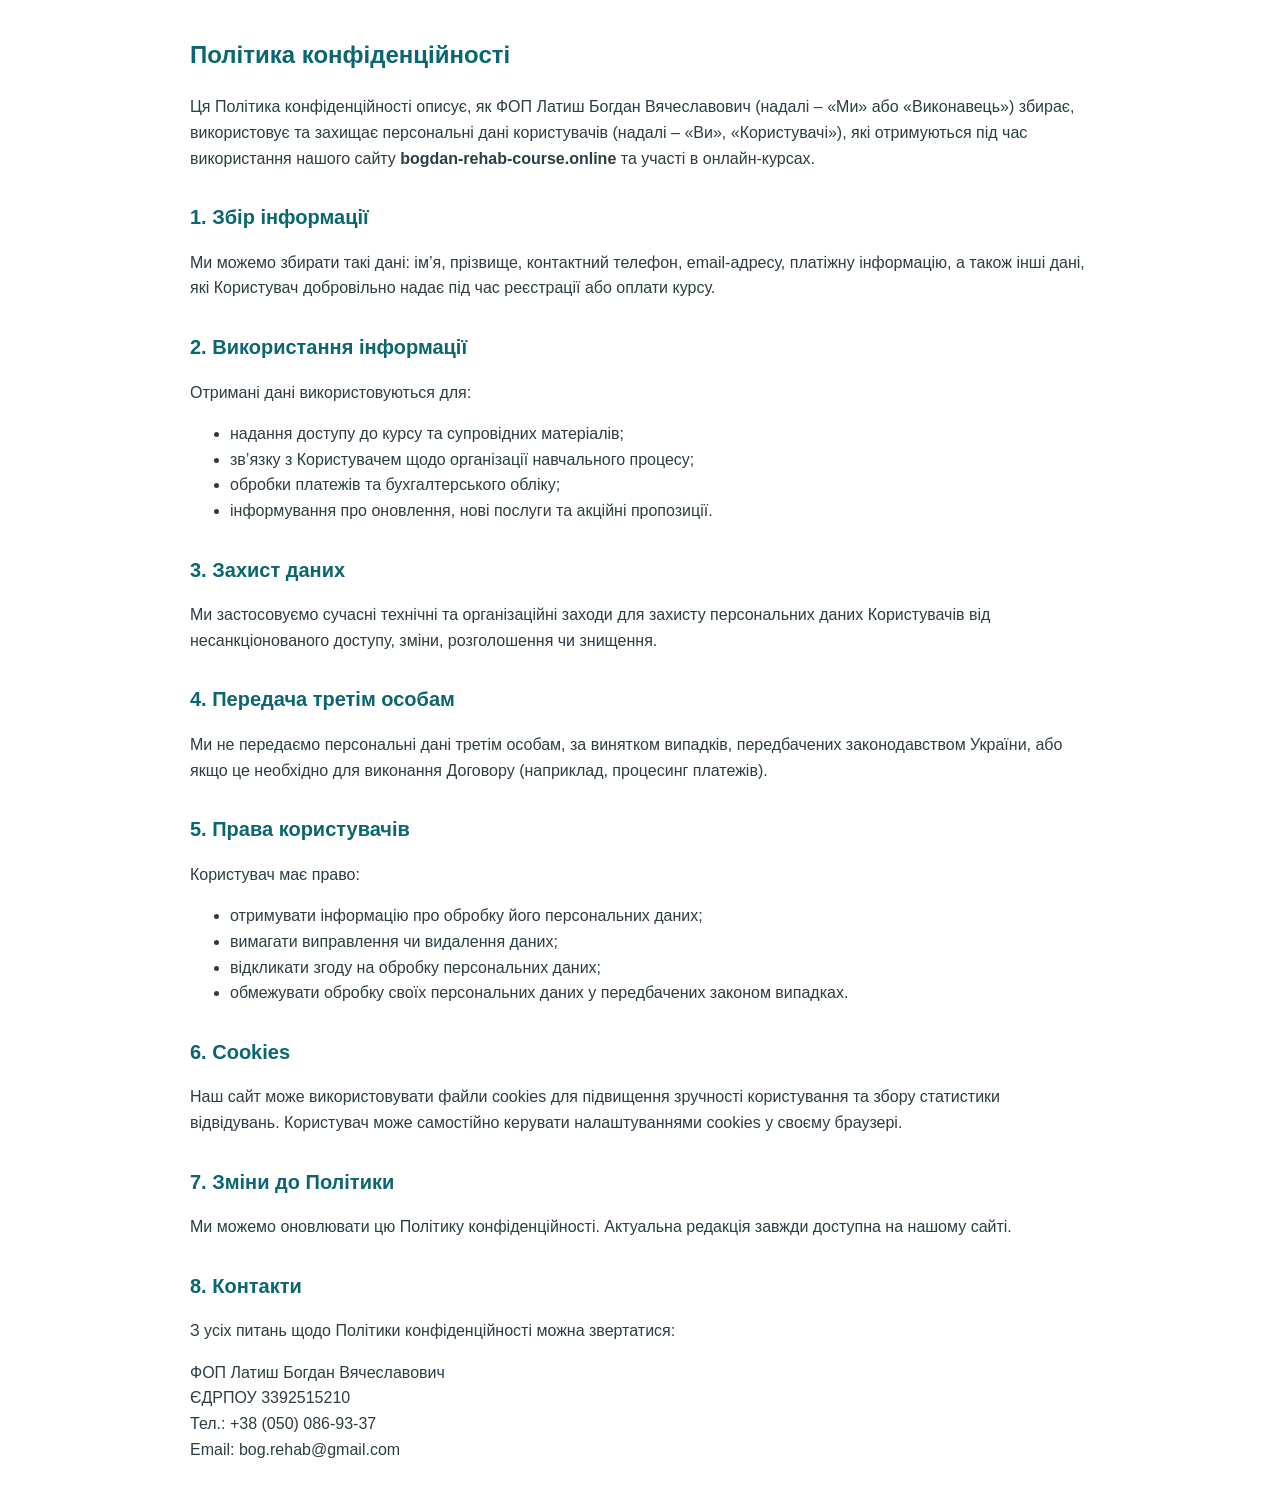
<file: docs/consultation/privacy/index.html>
<!DOCTYPE html>
<html lang="uk">
<head>
  <meta charset="UTF-8">
  <meta name="viewport" content="width=device-width, initial-scale=1.0">
  <title>Політика конфіденційності</title>
  <style>
    body {
      font-family: Arial, sans-serif;
      line-height: 1.6;
      padding: 20px;
      max-width: 900px;
      margin: 0 auto;
      background: #fff;
      color: #2c3e43;
    }
    h1, h2 {
      color: #0A6670;
    }
    h1 { font-size: 24px; margin-bottom: 20px; }
    h2 { font-size: 20px; margin-top: 30px; }
    p { margin-bottom: 12px; }
  </style>
</head>
<body>

  <h1>Політика конфіденційності</h1>

  <p>Ця Політика конфіденційності описує, як ФОП Латиш Богдан Вячеславович (надалі – «Ми» або «Виконавець») збирає, використовує та захищає персональні дані користувачів (надалі – «Ви», «Користувачі»), які отримуються під час використання нашого сайту <strong>bogdan-rehab-course.online</strong> та участі в онлайн-курсах.</p>

  <h2>1. Збір інформації</h2>
  <p>Ми можемо збирати такі дані: ім’я, прізвище, контактний телефон, email-адресу, платіжну інформацію, а також інші дані, які Користувач добровільно надає під час реєстрації або оплати курсу.</p>

  <h2>2. Використання інформації</h2>
  <p>Отримані дані використовуються для:</p>
  <ul>
    <li>надання доступу до курсу та супровідних матеріалів;</li>
    <li>зв’язку з Користувачем щодо організації навчального процесу;</li>
    <li>обробки платежів та бухгалтерського обліку;</li>
    <li>інформування про оновлення, нові послуги та акційні пропозиції.</li>
  </ul>

  <h2>3. Захист даних</h2>
  <p>Ми застосовуємо сучасні технічні та організаційні заходи для захисту персональних даних Користувачів від несанкціонованого доступу, зміни, розголошення чи знищення.</p>

  <h2>4. Передача третім особам</h2>
  <p>Ми не передаємо персональні дані третім особам, за винятком випадків, передбачених законодавством України, або якщо це необхідно для виконання Договору (наприклад, процесинг платежів).</p>

  <h2>5. Права користувачів</h2>
  <p>Користувач має право:</p>
  <ul>
    <li>отримувати інформацію про обробку його персональних даних;</li>
    <li>вимагати виправлення чи видалення даних;</li>
    <li>відкликати згоду на обробку персональних даних;</li>
    <li>обмежувати обробку своїх персональних даних у передбачених законом випадках.</li>
  </ul>

  <h2>6. Cookies</h2>
  <p>Наш сайт може використовувати файли cookies для підвищення зручності користування та збору статистики відвідувань. Користувач може самостійно керувати налаштуваннями cookies у своєму браузері.</p>

  <h2>7. Зміни до Політики</h2>
  <p>Ми можемо оновлювати цю Політику конфіденційності. Актуальна редакція завжди доступна на нашому сайті.</p>

  <h2>8. Контакти</h2>
  <p>З усіх питань щодо Політики конфіденційності можна звертатися:</p>
  <p>ФОП Латиш Богдан Вячеславович<br>
  ЄДРПОУ 3392515210<br>
  Тел.: +38 (050) 086-93-37<br>
  Email: bog.rehab@gmail.com</p>

</body>
</html>
</file>
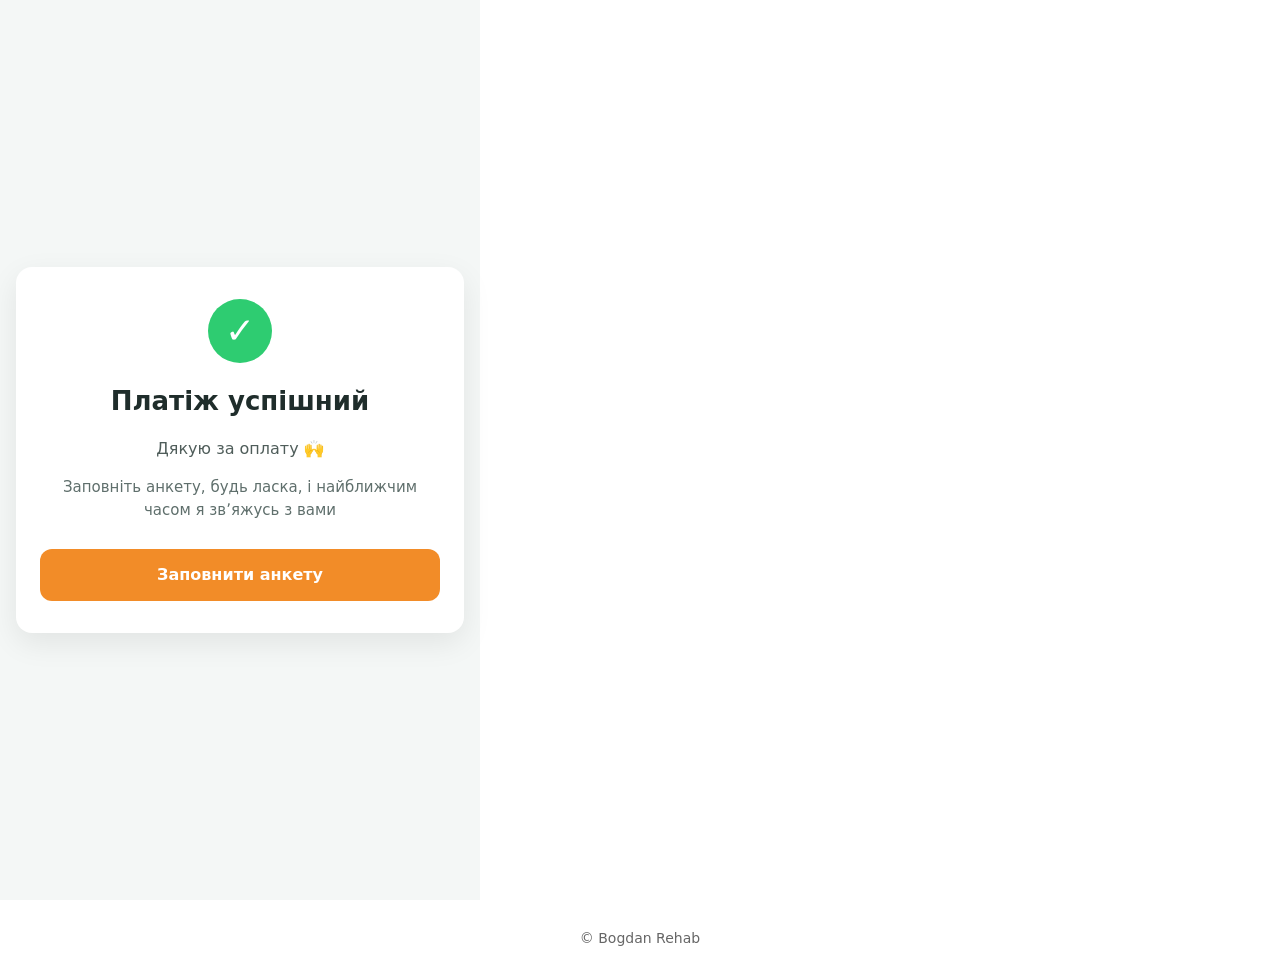
<file: docs/consultation/thank-you/index.html>
<!doctype html>
<html lang="uk">
<head>
  <meta charset="utf-8" />
  <meta name="viewport" content="width=device-width, initial-scale=1" />
  <title>Дякуємо — Позбудься болю в стопі — всього 15 хв на день</title>
  <link rel="stylesheet" href="../../shared/css/base.css">
  <link rel="stylesheet" href="../cons.css">
<!-- Google Tag Manager -->
<script>(function(w,d,s,l,i){w[l]=w[l]||[];w[l].push({'gtm.start':
new Date().getTime(),event:'gtm.js'});var f=d.getElementsByTagName(s)[0],
j=d.createElement(s),dl=l!='dataLayer'?'&l='+l:'';j.async=true;j.src=
'https://www.googletagmanager.com/gtm.js?id='+i+dl;f.parentNode.insertBefore(j,f);
})(window,document,'script','dataLayer','GTM-K3PH5CDK');</script>
<!-- End Google Tag Manager -->
</head>
<body>
  <!-- Google Tag Manager (noscript) -->
<noscript><iframe src="https://www.googletagmanager.com/ns.html?id=GTM-K3PH5CDK"
height="0" width="0" style="display:none;visibility:hidden"></iframe></noscript>
<!-- End Google Tag Manager (noscript) -->
 <div class="thank-you">
    <div class="thank-you__card">

      <div class="thank-you__icon">✓</div>

      <h1 class="thank-you__title">Платіж успішний</h1>

      <p class="thank-you__subtitle">
        Дякую за оплату 🙌
      </p>

      <p class="thank-you__text">
        Заповніть анкету, будь ласка, і найближчим часом я звʼяжусь з вами
      </p>

      <a
        href="https://form.jotform.com/251654572539364"
        class="thank-you__button"
        target="_blank"
        rel="noopener"
      >
        Заповнити анкету
      </a>

    </div>
  </div>

  <footer class="footer">© Bogdan Rehab</footer>
  <script>
  </script>
</body>
</html>
</file>
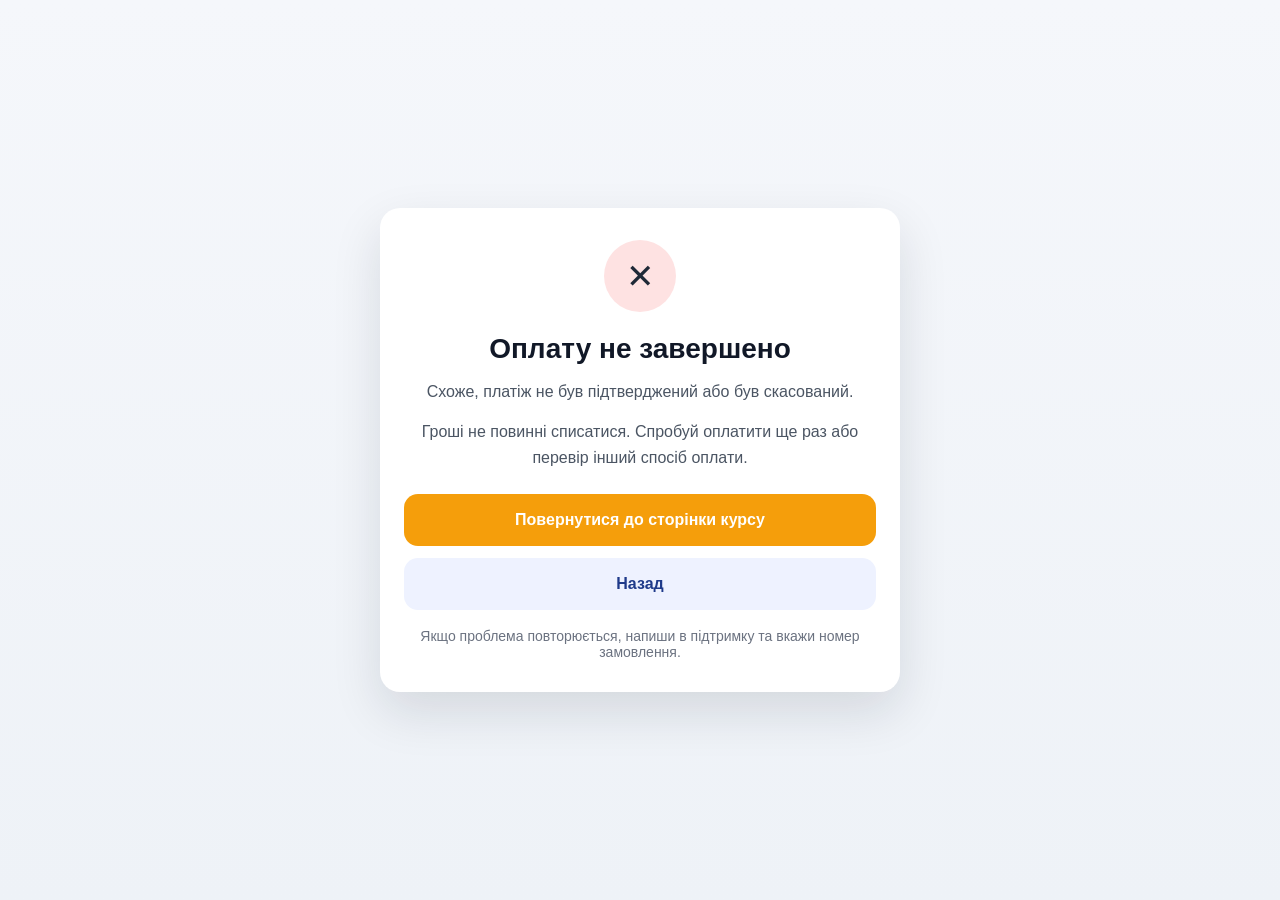
<file: docs/knee/payment-failed/index.html>
<!DOCTYPE html>
<html lang="uk">
<head>
  <meta charset="UTF-8" />
  <meta name="viewport" content="width=device-width, initial-scale=1.0" />
  <title>Оплату не завершено</title>
  <style>
    * {
      box-sizing: border-box;
    }

    body {
      margin: 0;
      font-family: -apple-system, BlinkMacSystemFont, "Segoe UI", Roboto, Arial, sans-serif;
      background: linear-gradient(180deg, #f5f7fb 0%, #eef2f7 100%);
      color: #1f2937;
      min-height: 100vh;
      display: flex;
      align-items: center;
      justify-content: center;
      padding: 24px;
    }

    .card {
      width: 100%;
      max-width: 520px;
      background: #ffffff;
      border-radius: 20px;
      box-shadow: 0 20px 50px rgba(15, 23, 42, 0.12);
      padding: 32px 24px;
      text-align: center;
    }

    .icon {
      width: 72px;
      height: 72px;
      margin: 0 auto 20px;
      border-radius: 50%;
      background: #fee2e2;
      display: flex;
      align-items: center;
      justify-content: center;
      font-size: 34px;
    }

    h1 {
      margin: 0 0 14px;
      font-size: 28px;
      line-height: 1.2;
      color: #111827;
    }

    p {
      margin: 0 0 14px;
      font-size: 16px;
      line-height: 1.6;
      color: #4b5563;
    }

    .order-box {
      margin: 22px 0;
      padding: 14px 16px;
      border-radius: 14px;
      background: #f9fafb;
      border: 1px solid #e5e7eb;
      font-size: 14px;
      color: #374151;
      word-break: break-word;
      display: none;
    }

    .actions {
      margin-top: 24px;
      display: flex;
      flex-direction: column;
      gap: 12px;
    }

    .btn {
      display: inline-flex;
      align-items: center;
      justify-content: center;
      min-height: 52px;
      border-radius: 14px;
      padding: 0 18px;
      text-decoration: none;
      font-weight: 600;
      font-size: 16px;
      transition: 0.2s ease;
      cursor: pointer;
      border: none;
    }

    .btn-primary {
      background: #f59e0b;
      color: #ffffff;
    }

    .btn-primary:hover {
      background: #ea8c00;
    }

    .btn-secondary {
      background: #eef2ff;
      color: #1e3a8a;
    }

    .btn-secondary:hover {
      background: #e0e7ff;
    }

    .note {
      margin-top: 18px;
      font-size: 14px;
      color: #6b7280;
    }

    @media (max-width: 480px) {
      .card {
        padding: 28px 18px;
      }

      h1 {
        font-size: 24px;
      }

      p {
        font-size: 15px;
      }
    }
  </style>
</head>
<body>
  <main class="card">
    <div class="icon">✕</div>

    <h1>Оплату не завершено</h1>

    <p>
      Схоже, платіж не був підтверджений або був скасований.
    </p>

    <p>
      Гроші не повинні списатися. Спробуй оплатити ще раз або перевір інший спосіб оплати.
    </p>

    <div class="order-box" id="orderBox"></div>

    <div class="actions">
      <a class="btn btn-primary" href="/knee/">
        Повернутися до сторінки курсу
      </a>

      <button class="btn btn-secondary" type="button" onclick="window.history.back()">
        Назад
      </button>
    </div>

    <div class="note">
      Якщо проблема повторюється, напиши в підтримку та вкажи номер замовлення.
    </div>
  </main>

  <script>
    (function () {
      const params = new URLSearchParams(window.location.search);
      const orderRef = params.get("order_ref");
      const box = document.getElementById("orderBox");

      if (orderRef) {
        box.style.display = "block";
        box.textContent = "Номер замовлення: " + orderRef;
      }
    })();
  </script>
</body>
</html>
</file>
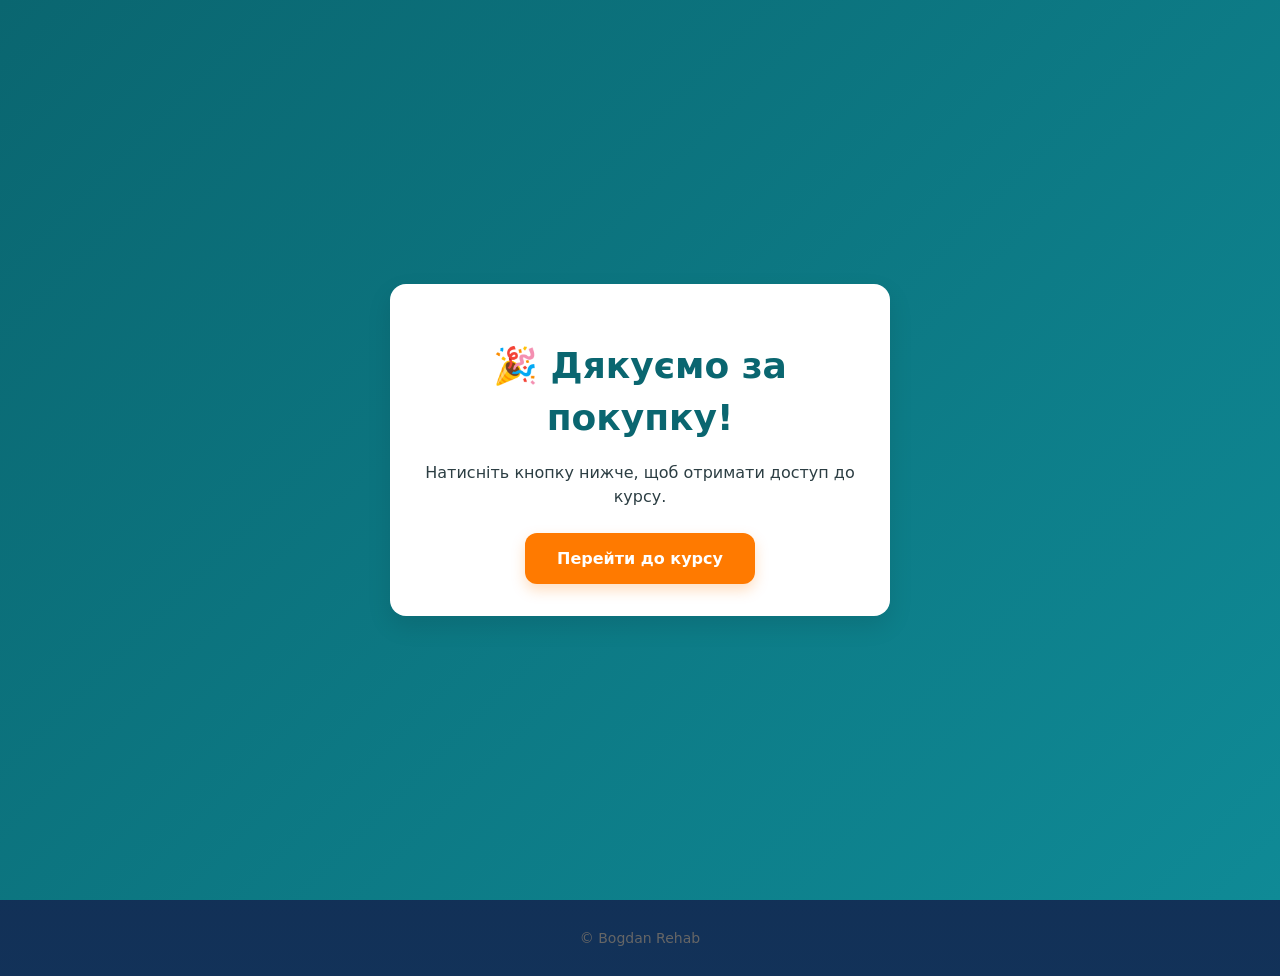
<file: docs/knee/thank-you-390/index.html>
<!doctype html>
<html lang="uk">
<head>
  <meta charset="utf-8" />
  <meta name="viewport" content="width=device-width, initial-scale=1" />
  <title>Дякуємо</title>
  <link rel="stylesheet" href="../../shared/css/base.css">
  <link rel="stylesheet" href="../knee.css">
<!-- Google Tag Manager -->
<script>(function(w,d,s,l,i){w[l]=w[l]||[];w[l].push({'gtm.start':
new Date().getTime(),event:'gtm.js'});var f=d.getElementsByTagName(s)[0],
j=d.createElement(s),dl=l!='dataLayer'?'&l='+l:'';j.async=true;j.src=
'https://www.googletagmanager.com/gtm.js?id='+i+dl;f.parentNode.insertBefore(j,f);
})(window,document,'script','dataLayer','GTM-5SKWHT5D');</script>
<!-- End Google Tag Manager -->
 <!-- TikTok Pixel Code Start -->
<script>
!function (w, d, t) {
  w.TiktokAnalyticsObject=t;var ttq=w[t]=w[t]||[];ttq.methods=["page","track","identify","instances","debug","on","off","once","ready","alias","group","enableCookie","disableCookie","holdConsent","revokeConsent","grantConsent"],ttq.setAndDefer=function(t,e){t[e]=function(){t.push([e].concat(Array.prototype.slice.call(arguments,0)))}};for(var i=0;i<ttq.methods.length;i++)ttq.setAndDefer(ttq,ttq.methods[i]);ttq.instance=function(t){for(
var e=ttq._i[t]||[],n=0;n<ttq.methods.length;n++)ttq.setAndDefer(e,ttq.methods[n]);return e},ttq.load=function(e,n){var r="https://analytics.tiktok.com/i18n/pixel/events.js",o=n&&n.partner;ttq._i=ttq._i||{},ttq._i[e]=[],ttq._i[e]._u=r,ttq._t=ttq._t||{},ttq._t[e]=+new Date,ttq._o=ttq._o||{},ttq._o[e]=n||{};n=document.createElement("script")
;n.type="text/javascript",n.async=!0,n.src=r+"?sdkid="+e+"&lib="+t;e=document.getElementsByTagName("script")[0];e.parentNode.insertBefore(n,e)};


  ttq.load('D3TU13JC77U1STIORTPG');
  ttq.page();
}(window, document, 'ttq');
</script>
<!-- TikTok Pixel Code End -->
</head>
<body>
<!-- Google Tag Manager (noscript) -->
<noscript><iframe src="https://www.googletagmanager.com/ns.html?id=GTM-5SKWHT5D"
height="0" width="0" style="display:none;visibility:hidden"></iframe></noscript>
<!-- End Google Tag Manager (noscript) -->

  <main class="thankyou">
    <div class="thankyou__box container">
      <h1 class="thankyou__title">🎉 Дякуємо за покупку!</h1>
      <p class="thankyou__text">
        Натисніть кнопку нижче, щоб отримати доступ до курсу.
      </p>
      <a class="btn btn--primary" href="https://t.me/KneeRehab_bot?start=knee25">
        Перейти до курсу
      </a>
    </div>
  </main>
  <footer class="footer">© Bogdan Rehab</footer>
  <script>
  </script>
  <script>
(function () {
  var params = new URLSearchParams(window.location.search);
  var eventId = params.get("event_id");
  var orderRef = params.get("order_ref");
  var value = parseFloat(params.get("value")) || 0;
  var currency = params.get("currency") || "UAH";

  if (!eventId || !orderRef) return;

  // захист від повторного фаєру при F5
  var dedupKey = "meta_purchase_fired_" + orderRef;
  if (sessionStorage.getItem(dedupKey)) return;
  sessionStorage.setItem(dedupKey, "1");

  // пуш у dataLayer для GTM
  window.dataLayer = window.dataLayer || [];
  window.dataLayer.push({
    event: "meta_purchase",
    purchase: {
      event_id: eventId,
      order_ref: orderRef,
      value: value,
      currency: currency
    }
  });
})();
</script>
</body>
</html>
</file>
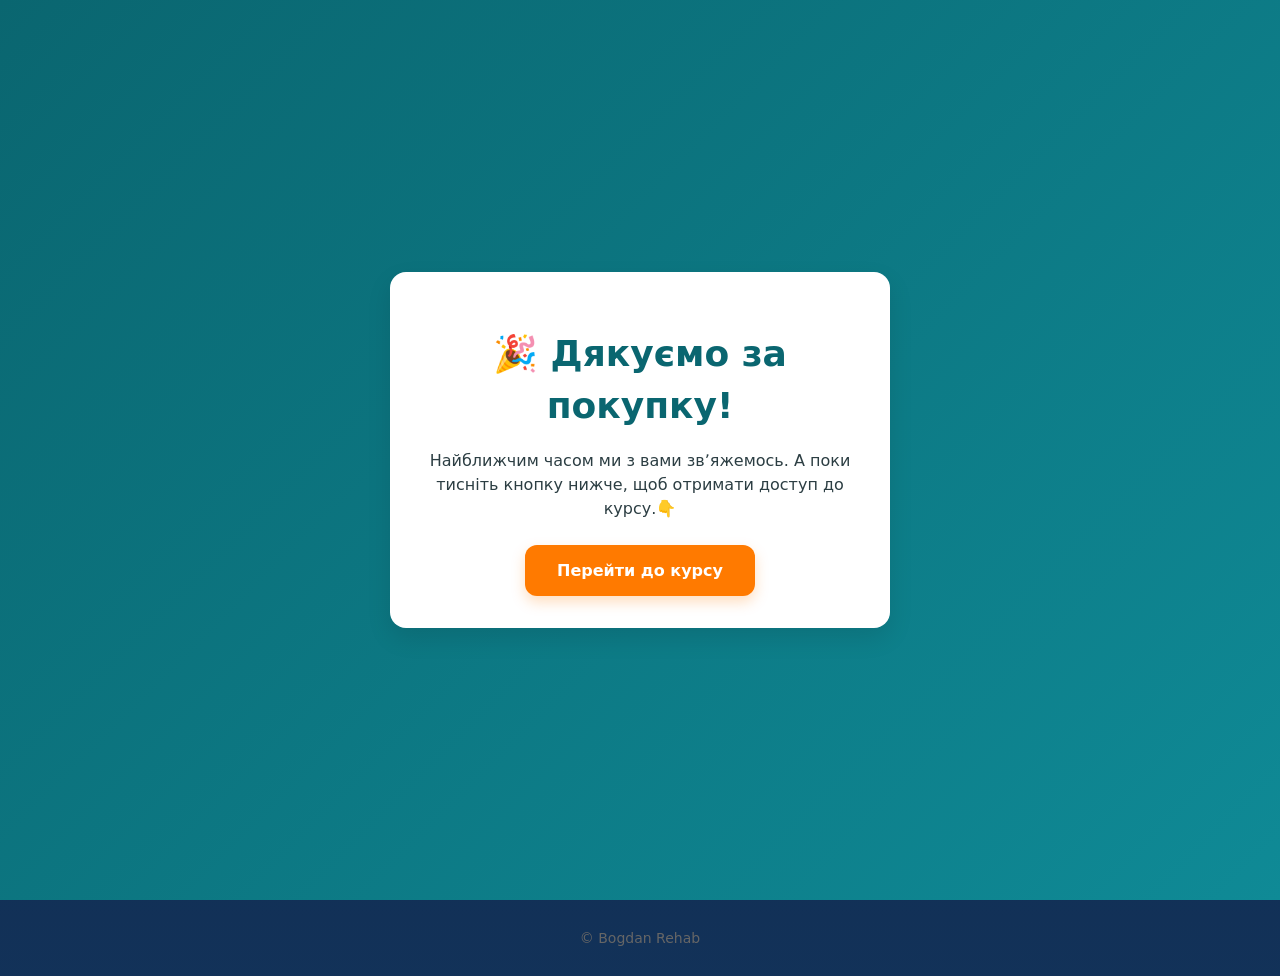
<file: docs/knee/thank-you-890/index.html>
<!doctype html>
<html lang="uk">
<head>
  <meta charset="utf-8" />
  <meta name="viewport" content="width=device-width, initial-scale=1" />
  <title>Дякуємо</title>
  <link rel="stylesheet" href="../../shared/css/base.css">
  <link rel="stylesheet" href="../knee.css">
<!-- Google Tag Manager -->
<script>(function(w,d,s,l,i){w[l]=w[l]||[];w[l].push({'gtm.start':
new Date().getTime(),event:'gtm.js'});var f=d.getElementsByTagName(s)[0],
j=d.createElement(s),dl=l!='dataLayer'?'&l='+l:'';j.async=true;j.src=
'https://www.googletagmanager.com/gtm.js?id='+i+dl;f.parentNode.insertBefore(j,f);
})(window,document,'script','dataLayer','GTM-5SKWHT5D');</script>
<!-- End Google Tag Manager -->
 <!-- TikTok Pixel Code Start -->
<script>
!function (w, d, t) {
  w.TiktokAnalyticsObject=t;var ttq=w[t]=w[t]||[];ttq.methods=["page","track","identify","instances","debug","on","off","once","ready","alias","group","enableCookie","disableCookie","holdConsent","revokeConsent","grantConsent"],ttq.setAndDefer=function(t,e){t[e]=function(){t.push([e].concat(Array.prototype.slice.call(arguments,0)))}};for(var i=0;i<ttq.methods.length;i++)ttq.setAndDefer(ttq,ttq.methods[i]);ttq.instance=function(t){for(
var e=ttq._i[t]||[],n=0;n<ttq.methods.length;n++)ttq.setAndDefer(e,ttq.methods[n]);return e},ttq.load=function(e,n){var r="https://analytics.tiktok.com/i18n/pixel/events.js",o=n&&n.partner;ttq._i=ttq._i||{},ttq._i[e]=[],ttq._i[e]._u=r,ttq._t=ttq._t||{},ttq._t[e]=+new Date,ttq._o=ttq._o||{},ttq._o[e]=n||{};n=document.createElement("script")
;n.type="text/javascript",n.async=!0,n.src=r+"?sdkid="+e+"&lib="+t;e=document.getElementsByTagName("script")[0];e.parentNode.insertBefore(n,e)};


  ttq.load('D3TU13JC77U1STIORTPG');
  ttq.page();
}(window, document, 'ttq');
</script>
<!-- TikTok Pixel Code End -->
</head>
<body>
<!-- Google Tag Manager (noscript) -->
<noscript><iframe src="https://www.googletagmanager.com/ns.html?id=GTM-5SKWHT5D"
height="0" width="0" style="display:none;visibility:hidden"></iframe></noscript>
<!-- End Google Tag Manager (noscript) -->

  <main class="thankyou">
    <div class="thankyou__box container">
      <h1 class="thankyou__title">🎉 Дякуємо за покупку!</h1>
      <p class="thankyou__text">
        Найближчим часом ми з вами звʼяжемось.
        А поки тисніть кнопку нижче, щоб отримати доступ до курсу.👇
      </p>
      <a class="btn btn--primary" href="https://t.me/KneeRehab_bot?start=knee25">
        Перейти до курсу
      </a>
    </div>
  </main>
  <footer class="footer">© Bogdan Rehab</footer>
  <script>
  </script>
  <script>
(function () {
  var params = new URLSearchParams(window.location.search);
  var eventId = params.get("event_id");
  var orderRef = params.get("order_ref");
  var value = parseFloat(params.get("value")) || 0;
  var currency = params.get("currency") || "UAH";

  if (!eventId || !orderRef) return;

  // захист від повторного фаєру при F5
  var dedupKey = "meta_purchase_fired_" + orderRef;
  if (sessionStorage.getItem(dedupKey)) return;
  sessionStorage.setItem(dedupKey, "1");

  // пуш у dataLayer для GTM
  window.dataLayer = window.dataLayer || [];
  window.dataLayer.push({
    event: "meta_purchase",
    purchase: {
      event_id: eventId,
      order_ref: orderRef,
      value: value,
      currency: currency
    }
  });
})();
</script>
</body>
</html>
</file>
<file: docs/neck/styles.css>
:root {
  --bg: #fdfcf8;
  --surface: rgba(255,255,255,.78);
  --card: #ffffff;
  --text: #0f172a;
  --muted: #64748b;
  --line: rgba(148,163,184,.24);
  --accent: #0f766e;
  --accent-2: #10b981;
  --dark: #0f172a;
  --dark-2: #0b2521;
  --radius: 32px;
  --shadow: 0 20px 40px -18px rgba(15, 23, 42, .14);
}

* { box-sizing: border-box; }
html { scroll-behavior: smooth; }
body {
  margin: 0;
  font-family: 'Inter', system-ui, sans-serif;
  background: var(--bg);
  color: var(--text);
  line-height: 1.55;
}
img { display: block; max-width: 100%; }
button { font: inherit; border: 0; cursor: pointer; }

.page { position: relative; z-index: 2; }
.page-bg { position: fixed; inset: 0; pointer-events: none; overflow: hidden; z-index: 0; }
.bg-blob {
  position: absolute; border-radius: 999px; filter: blur(90px); opacity: .7;
}
.blob-1 { width: 58vw; height: 58vw; max-width: 620px; max-height: 620px; right: -12vw; top: -10vw; background: rgba(153, 246, 228, .45); }
.blob-2 { width: 50vw; height: 50vw; max-width: 520px; max-height: 520px; left: -16vw; top: 20%; background: rgba(209, 250, 229, .55); }

.container { width: min(100% - 32px, 460px); margin: 0 auto; }
.container-center { text-align: center; }
.section { padding: 20px 0; position: relative; }
.compact-top { padding-top: 44px; }
.mt-lg { margin-top: 56px; }
.stack { display: flex; flex-direction: column; }
.gap-sm { gap: 14px; }
.gap-md { gap: 20px; }

.pill {
  display: inline-flex; align-items: center; gap: 10px; padding: 11px 16px; border-radius: 999px;
  background: rgba(255,255,255,.9); border: 1px solid var(--line); box-shadow: 0 2px 10px rgba(0,0,0,.03);
  color: #475569; font-size: 13px; font-weight: 600; margin-bottom: 28px;
}
.pill-dot {
  width: 9px; height: 9px; border-radius: 50%; background: #14b8a6; position: relative; flex: 0 0 9px;
  box-shadow: 0 0 0 0 rgba(20, 184, 166, .5); animation: pulse 1.8s infinite;
}
@keyframes pulse { 0% { box-shadow: 0 0 0 0 rgba(20,184,166,.45); } 70% { box-shadow: 0 0 0 14px rgba(20,184,166,0); } 100% { box-shadow: 0 0 0 0 rgba(20,184,166,0); } }

.hero-title { font-size: clamp(40px, 9vw, 54px); line-height: 1.03; letter-spacing: -.04em; margin: 0 0 20px; }
.hero-text, .section-head p { font-size: 18px; color: var(--muted); margin: 0; }
.text-accent { color: var(--accent); }
.text-accent-light { color: #5eead4; }
.text-gradient {
  background: linear-gradient(90deg, var(--accent), var(--accent-2));
  -webkit-background-clip: text; background-clip: text; color: transparent;
}
.underline-wave { position: relative; display: inline-block; }
.underline-wave::after {
  content: ''; position: absolute; left: 0; right: 0; bottom: 0; height: 10px;
  background: radial-gradient(circle at 10% 50%, rgba(20,184,166,.16) 0 12%, transparent 13%),
              radial-gradient(circle at 30% 50%, rgba(20,184,166,.16) 0 12%, transparent 13%),
              radial-gradient(circle at 50% 50%, rgba(20,184,166,.16) 0 12%, transparent 13%),
              radial-gradient(circle at 70% 50%, rgba(20,184,166,.16) 0 12%, transparent 13%),
              radial-gradient(circle at 90% 50%, rgba(20,184,166,.16) 0 12%, transparent 13%);
  opacity: .8; z-index: -1;
}

.hero-timer {
  margin: 26px 0 24px;
  padding: 18px;
  border-radius: 28px;
  display: grid;
  gap: 14px;
}
.timer-label {
  font-size: 14px;
  font-weight: 800;
  color: var(--text);
  text-transform: uppercase;
  letter-spacing: .08em;
}
.timer-note {
  font-size: 13px;
  color: var(--muted);
  margin-top: 4px;
}
.timer-grid {
  display: grid;
  grid-template-columns: 1fr auto 1fr auto 1fr;
  align-items: center;
  gap: 10px;
}
.timer-box {
  border-radius: 20px;
  background: linear-gradient(180deg, rgba(236,254,255,.98), rgba(255,255,255,.98));
  border: 1px solid #ccfbf1;
  padding: 14px 10px;
  text-align: center;
}
.timer-box strong {
  display: block;
  font-size: 28px;
  line-height: 1;
  letter-spacing: -.04em;
  color: var(--dark);
}
.timer-box span {
  display: block;
  margin-top: 6px;
  font-size: 11px;
  text-transform: uppercase;
  letter-spacing: .14em;
  color: var(--accent);
  font-weight: 700;
}
.timer-separator {
  font-size: 28px;
  font-weight: 800;
  color: var(--accent);
  transform: translateY(-8px);
}

.check-list { list-style: none; padding: 0; margin: 0 0 30px; display: grid; gap: 14px; }
.check-list li { display: flex; align-items: flex-start; gap: 12px; color: #334155; font-weight: 600; }
.check-icon {
  width: 24px; height: 24px; border-radius: 50%; display: grid; place-items: center; flex: 0 0 24px;
  background: #ecfeff; color: var(--accent); border: 1px solid #ccfbf1; font-size: 13px;
}

.btn {
  display: inline-flex; align-items: center; justify-content: center; gap: 8px; padding: 14px 20px;
  border-radius: 20px; transition: transform .18s ease, box-shadow .25s ease, background .25s ease;
}
.btn:hover { transform: translateY(-1px); }
.btn:active { transform: scale(.985); }
.btn-lg { width: 100%; padding: 18px 22px; font-size: 17px; font-weight: 700; }
.btn-dark { background: var(--dark); color: white; box-shadow: 0 8px 30px rgba(15, 23, 42, .16); }
.btn-accent { background: linear-gradient(90deg, #2dd4bf, #34d399); color: #042f2e; box-shadow: 0 8px 30px rgba(20,184,166,.25); }

.card-soft, .mini-card, .feature-row, .author-card, .review-card, .faq-item, .result-card, .notice-card, .inside-card, .compare-card {
  background: rgba(255,255,255,.82); backdrop-filter: blur(12px);
  border: 1px solid rgba(255,255,255,.75); box-shadow: var(--shadow);
}

.hero-media {
  margin-top: 42px; position: relative; border-radius: 34px; overflow: hidden; aspect-ratio: 4 / 4.3;
  border: 8px solid white;
}
.hero-media > img { width: 100%; height: 100%; object-fit: cover; }
.hero-overlay { position: absolute; inset: 0; background: linear-gradient(to top, rgba(15,23,42,.66), rgba(15,23,42,.12), transparent); }
.stats-card {
  position: absolute; left: 16px; right: 16px; bottom: 16px; display: flex; align-items: center; gap: 14px;
  background: rgba(255,255,255,.95); border-radius: 22px; padding: 14px; box-shadow: 0 10px 30px rgba(15,23,42,.12);
}
.hero-float {
  position: absolute;
  top: 16px;
  right: 16px;
  max-width: 190px;
  border-radius: 20px;
  padding: 14px;
  background: rgba(15, 23, 42, .8);
  color: #fff;
}
.hero-float strong {
  display: block;
  font-size: 14px;
  margin-bottom: 4px;
}
.hero-float span {
  display: block;
  font-size: 12px;
  line-height: 1.4;
  color: rgba(255,255,255,.78);
}
.avatars { display: flex; }
.avatars img { width: 40px; height: 40px; border-radius: 50%; object-fit: cover; border: 2px solid white; margin-left: -10px; }
.avatars img:first-child { margin-left: 0; }
.stats-text { font-size: 13px; color: #475569; font-weight: 600; line-height: 1.35; }
.stats-text strong { color: var(--accent); font-size: 15px; }

.section-head { margin-bottom: 34px; }
.section-head.left { text-align: left; }
.section-head.center { text-align: center; }
.section-head h2 { font-size: clamp(34px, 8vw, 42px); line-height: 1.12; letter-spacing: -.03em; margin: 0 0 12px; }
.eyebrow-wrap { display: flex; align-items: center; gap: 12px; margin-bottom: 12px; }
.eyebrow-line { width: 36px; height: 1px; background: #99f6e4; }
.eyebrow, .tag-light {
  color: var(--accent); font-size: 12px; font-weight: 700; text-transform: uppercase; letter-spacing: .14em;
}
.tag-light {
  display: inline-flex; padding: 7px 12px; border: 1px solid var(--line); border-radius: 999px; margin-bottom: 14px; background: rgba(255,255,255,.7);
}

.mini-card {
  display: flex; gap: 18px; padding: 12px; border-radius: 24px; align-items: center;
}
.mini-card img { width: 96px; height: 96px; border-radius: 18px; object-fit: cover; flex: 0 0 96px; }
.mini-card h3, .feature-row h3, .result-content h3, .inside-card h3, .compare-card h3, .notice-card h3 { margin: 0 0 6px; font-size: 18px; }
.mini-card p, .feature-row p, .result-content p, .review-card p, .author-card p, .faq-answer, .inside-card p, .compare-card p, .notice-card p { margin: 0; color: var(--muted); }

.dark-highlight {
  background: linear-gradient(180deg, #0b2521 0%, #102b27 100%); color: white; padding: 32px; border-radius: 40px;
  position: relative; overflow: hidden; box-shadow: 0 20px 40px -15px rgba(11, 37, 33, .42);
}
.dark-highlight::before, .dark-highlight::after {
  content: ''; position: absolute; border-radius: 50%; filter: blur(60px); opacity: .6;
}
.dark-highlight::before { width: 220px; height: 220px; right: -80px; top: -80px; background: rgba(20,184,166,.32); }
.dark-highlight::after { width: 180px; height: 180px; left: -70px; bottom: -70px; background: rgba(16,185,129,.24); }
.dark-highlight > * { position: relative; z-index: 1; }
.tag-dark {
  display: inline-flex; padding: 7px 12px; border-radius: 999px; background: rgba(255,255,255,.1);
  color: #ccfbf1; font-size: 12px; font-weight: 700; letter-spacing: .12em; text-transform: uppercase; margin-bottom: 20px;
}
.dark-highlight h2 { font-size: 30px; line-height: 1.2; margin: 0 0 16px; }
.dark-highlight p { color: rgba(240,253,250,.78); margin: 0 0 22px; }
.quote-box {
  background: rgba(255,255,255,.06); border: 1px solid rgba(255,255,255,.1); padding: 20px; border-radius: 24px; font-size: 20px; font-weight: 600;
}

.compare-grid {
  display: grid;
  gap: 16px;
}
.compare-card {
  padding: 24px;
  border-radius: 28px;
}
.compare-card.muted {
  background: rgba(248, 250, 252, .94);
}
.compare-card.accent {
  background: linear-gradient(180deg, #0f172a 0%, #13283f 100%);
  color: #ffffff;
  border-color: rgba(255,255,255,.12);
}
.compare-label {
  display: inline-flex;
  margin-bottom: 12px;
  padding: 8px 12px;
  border-radius: 999px;
  background: rgba(15,118,110,.08);
  color: var(--accent);
  font-size: 11px;
  font-weight: 800;
  letter-spacing: .12em;
  text-transform: uppercase;
}
.compare-card.accent .compare-label {
  background: rgba(255,255,255,.1);
  color: #99f6e4;
}
.bullet-list {
  list-style: none;
  padding: 0;
  margin: 18px 0 0;
  display: grid;
  gap: 12px;
}
.bullet-list li {
  position: relative;
  padding-left: 20px;
  color: #334155;
  font-weight: 600;
}
.bullet-list li::before {
  content: '•';
  position: absolute;
  left: 0;
  top: 0;
  color: var(--accent);
}
.bullet-list.light li {
  color: rgba(255,255,255,.88);
}
.bullet-list.light li::before {
  color: #5eead4;
}

.feature-row {
  display: flex; gap: 18px; align-items: center; padding: 20px 18px; border-radius: 24px; position: relative;
}
.feature-row::before { content: ''; position: absolute; left: 0; top: 12px; bottom: 12px; width: 6px; border-radius: 999px; background: #e2e8f0; }
.feature-icon {
  width: 52px; height: 52px; border-radius: 18px; display: grid; place-items: center; background: #ecfeff; font-size: 24px; margin-left: 10px;
}

.section-dark {
  background: linear-gradient(180deg, #0f172a 0%, #111827 100%); color: white; border-radius: 40px; margin: 0 8px; overflow: hidden;
}
.section-head.light p { color: rgba(226,232,240,.72); }
.steps { display: grid; gap: 24px; margin-bottom: 44px; }
.step-item { display: flex; gap: 16px; align-items: flex-start; }
.step-item > span { font-size: 34px; font-weight: 800; color: #2dd4bf; opacity: .65; line-height: 1; }
.step-item h3, .included-title { margin: 0 0 6px; font-size: 20px; }
.step-item p { margin: 0; color: rgba(226,232,240,.7); }
.step-item div { width: 100%; padding-bottom: 20px; border-bottom: 1px solid rgba(255,255,255,.1); }
.included-grid { display: grid; grid-template-columns: 1fr 1fr; gap: 12px; }
.glass-card {
  background: rgba(255,255,255,.06); border: 1px solid rgba(255,255,255,.12); border-radius: 22px; padding: 18px;
  display: flex; flex-direction: column; gap: 10px;
}
.glass-card span { font-size: 24px; }
.glass-card strong { font-size: 14px; color: #e2e8f0; }

.image-card {
  position: relative; min-height: 230px; border-radius: 32px; overflow: hidden; box-shadow: var(--shadow);
}
.image-card.large img { position: absolute; inset: 0; width: 100%; height: 100%; object-fit: cover; }
.image-card-overlay { position: absolute; inset: 0; background: linear-gradient(to top, rgba(15,23,42,.92), rgba(15,23,42,.38), transparent); }
.image-card-content { position: relative; z-index: 1; color: white; padding: 24px; display: flex; flex-direction: column; justify-content: flex-end; min-height: 230px; }
.image-card-content h3 { margin: 0 0 6px; font-size: 28px; line-height: 1.08; }
.image-card-content p { margin: 0; color: rgba(226,232,240,.86); }
.icon-badge {
  width: 48px; height: 48px; border-radius: 14px; display: grid; place-items: center; background: rgba(255,255,255,.18); border: 1px solid rgba(255,255,255,.2); margin-bottom: 14px;
}
.notice-card {
  margin-top: 22px;
  border-radius: 28px;
  padding: 22px;
  background: rgba(236, 254, 255, .92);
  border-color: #ccfbf1;
}
.notice-card p { color: #334155; }

.result-card {
  border-radius: 32px; overflow: hidden; display: flex; flex-direction: column; gap: 0;
}
.result-card img { width: 100%; height: 220px; object-fit: cover; }
.result-content { padding: 18px 18px 20px; }
.chip {
  display: inline-flex; padding: 6px 10px; background: rgba(255,255,255,.9); color: var(--accent); border-radius: 12px; font-size: 11px; font-weight: 800; letter-spacing: .08em; text-transform: uppercase; margin-bottom: 12px;
}
.result-content small { display: flex; align-items: center; gap: 8px; margin-top: 14px; color: var(--accent); font-weight: 600; }

.inside-grid {
  display: grid;
  gap: 14px;
}
.inside-card {
  border-radius: 28px;
  padding: 22px;
}
.inside-badge {
  display: inline-flex;
  margin-bottom: 12px;
  padding: 7px 10px;
  border-radius: 999px;
  background: #ecfeff;
  border: 1px solid #ccfbf1;
  color: var(--accent);
  font-size: 11px;
  font-weight: 800;
  letter-spacing: .12em;
  text-transform: uppercase;
}

.section-muted { background: #f8fafc; }
.author-card {
  border-radius: 32px; padding: 24px; display: grid; gap: 20px;
}
.author-photo { width: 96px; height: 96px; border-radius: 50%; object-fit: cover; border: 4px solid white; box-shadow: 0 10px 24px rgba(15,23,42,.12); }
.author-card h3 { margin: 0 0 8px; font-size: 30px; }
.author-badge {
  display: inline-flex; align-items: center; padding: 8px 12px; border-radius: 999px; background: #ecfeff; border: 1px solid #ccfbf1; color: var(--accent); font-weight: 700; font-size: 14px; margin-bottom: 14px;
}
.review-card { border-radius: 32px; padding: 24px; }
.stars { color: #f59e0b; font-size: 18px; letter-spacing: 2px; margin-bottom: 14px; }
.review-card p { font-size: 15px; font-style: italic; margin-bottom: 18px; }
.review-author { display: flex; align-items: center; gap: 12px; }
.initial {
  width: 42px; height: 42px; display: grid; place-items: center; border-radius: 50%; background: #f8fafc; border: 1px solid #e2e8f0; color: var(--accent); font-weight: 800;
}
.review-author div { display: flex; flex-direction: column; }
.review-author strong { font-size: 14px; }
.review-author small { color: var(--muted); }

.faq-list { display: grid; gap: 12px; }
.faq-item { border-radius: 22px; overflow: hidden; }
.faq-question {
  width: 100%; padding: 18px 20px; background: transparent; display: flex; align-items: center; justify-content: space-between; text-align: left;
  color: var(--text); font-weight: 700; font-size: 15px;
}
.faq-question span { transition: transform .25s ease; color: #64748b; font-size: 18px; }
.faq-item.active .faq-question span { transform: rotate(180deg); color: var(--accent); }
.faq-answer {
  max-height: 0;
  overflow: hidden;
  padding: 0 20px;
  color: var(--muted);
  font-size: 14px;
  transition: max-height .28s ease, padding-bottom .28s ease;
}
.faq-item.active .faq-answer {
  max-height: 240px;
  padding-bottom: 18px;
}

.pricing {
  overflow: hidden; color: white; background: #0f172a; position: relative;
}
.pricing h2 { font-size: clamp(38px, 9vw, 50px); line-height: 1.05; margin: 0 0 14px; }
.pricing-subtitle {
  color: rgba(226,232,240,.78);
  max-width: 360px;
  margin: 0 auto 30px;
}
.pricing-bg {
  position: absolute; width: 60%; height: 60%; border-radius: 50%; filter: blur(100px); opacity: .5; pointer-events: none;
}
.blob-left { left: -10%; top: -20%; background: rgba(20,184,166,.25); }
.blob-right { right: -10%; bottom: -20%; background: rgba(16,185,129,.22); }
.pricing-card-wrap { position: relative; margin-bottom: 22px; }
.pricing-badge {
  position: absolute; left: 50%; top: -14px; transform: translateX(-50%); z-index: 2;
  padding: 8px 14px; border-radius: 999px; background: linear-gradient(90deg, #2dd4bf, #34d399); color: #042f2e;
  font-size: 11px; font-weight: 800; text-transform: uppercase; letter-spacing: .12em;
}
.pricing-card {
  background: rgba(255,255,255,.09); border: 1px solid rgba(255,255,255,.18); border-radius: 40px; padding: 42px 18px 18px; backdrop-filter: blur(14px);
}
.price-row { display: flex; justify-content: center; align-items: flex-start; gap: 4px; }
.price-main { font-size: 58px; font-weight: 800; letter-spacing: -.04em; line-height: .95; }
.price-currency { font-size: 18px; color: #5eead4; margin-top: 6px; font-weight: 700; }
.price-note { color: rgba(226,232,240,.7); text-transform: uppercase; letter-spacing: .08em; font-size: 11px; font-weight: 700; margin: 10px 0 22px; }
.price-list { list-style: none; padding: 0; margin: 0 0 24px; text-align: left; display: grid; gap: 12px; color: #e2e8f0; font-weight: 600; }
.pricing-bottom { color: rgba(226,232,240,.68); max-width: 340px; margin: 0 auto; }

.sticky-cta {
  position: fixed; left: 0; right: 0; bottom: 0; z-index: 50; display: flex; align-items: center; justify-content: space-between; gap: 14px;
  padding: 14px 16px calc(14px + env(safe-area-inset-bottom)); background: rgba(255,255,255,.86); backdrop-filter: blur(18px);
  border-top: 1px solid rgba(148,163,184,.22); transform: translateY(120%); transition: transform .28s ease;
}
.sticky-cta.visible { transform: translateY(0); }
.sticky-label { font-size: 11px; color: var(--muted); text-transform: uppercase; letter-spacing: .12em; font-weight: 700; }
.sticky-price { font-size: 20px; font-weight: 800; color: var(--text); }

.reveal { opacity: 0; transform: translateY(26px); transition: opacity .7s ease, transform .7s ease; }
.reveal.visible { opacity: 1; transform: translateY(0); }

@media (min-width: 768px) {
  .sticky-cta { display: none; }
}

.site-footer {
  padding: 28px 0 120px;
  position: relative;
}

.site-footer__card {
  background: rgba(255, 255, 255, 0.82);
  backdrop-filter: blur(12px);
  border: 1px solid rgba(255, 255, 255, 0.75);
  box-shadow: var(--shadow);
  border-radius: 32px;
  padding: 24px 20px 20px;
}

.site-footer__top {
  display: grid;
  gap: 28px;
}

.site-footer__brand {
  display: flex;
  align-items: center;
  gap: 16px;
}

.site-footer__logo {
  width: 64px;
  height: 64px;
  object-fit: contain;
  border-radius: 18px;
  background: #fff;
  box-shadow: 0 10px 24px rgba(15, 23, 42, 0.08);
  padding: 8px;
  flex: 0 0 64px;
}

.site-footer__title {
  margin: 0 0 8px;
  font-size: 20px;
  line-height: 1.1;
  letter-spacing: -0.02em;
}

.site-footer__desc {
  margin: 0;
  color: var(--muted);
  font-size: 14px;
  line-height: 1.5;
}

.site-footer__contacts {
  display: grid;
  gap: 14px;
}

.site-footer__heading {
  margin: 0;
  font-size: 16px;
  line-height: 1.2;
}

.site-footer__socials {
  display: flex;
  flex-wrap: wrap;
  gap: 10px;
}

.site-footer__socials a {
  width: 48px;
  height: 48px;
  border-radius: 16px;
  display: grid;
  place-items: center;
  background: #ecfeff;
  color: var(--accent);
  border: 1px solid #ccfbf1;
  transition: transform 0.18s ease, box-shadow 0.25s ease, background 0.25s ease;
}

.site-footer__socials a:hover {
  transform: translateY(-2px);
  box-shadow: 0 10px 24px rgba(20, 184, 166, 0.16);
  background: #dffaf7;
}

.site-footer__bottom {
  margin-top: 24px;
  padding-top: 18px;
  border-top: 1px solid var(--line);
  display: grid;
  gap: 14px;
}

.site-footer__copy {
  font-size: 13px;
  color: var(--muted);
  font-weight: 600;
}

.site-footer__legal {
  display: flex;
  flex-direction: column;
  gap: 10px;
}

.site-footer__legal a {
  color: var(--text);
  font-size: 14px;
  font-weight: 600;
  text-decoration: none;
  transition: color 0.2s ease, opacity 0.2s ease;
}

.site-footer__legal a:hover {
  color: var(--accent);
}

@media (min-width: 640px) {
  .site-footer__card {
    padding: 28px 24px 22px;
  }

  .site-footer__top {
    grid-template-columns: 1.4fr 1fr;
    align-items: start;
  }

  .site-footer__bottom {
    grid-template-columns: 1fr auto;
    align-items: center;
  }

  .site-footer__legal {
    flex-direction: row;
    flex-wrap: wrap;
    justify-content: flex-end;
    gap: 18px;
  }
}

.timer-label {
  display: flex;
  flex-wrap: wrap;
  align-items: center;
  gap: 8px;
  font-size: 16px;
  font-weight: 700;
}

.old-price {
  text-decoration: line-through;
  color: #94a3b8;
  font-weight: 600;
}

.new-price {
  color: #0f766e;
  font-size: 18px;
  font-weight: 800;
}

.timer-text {
  color: var(--text);
  font-weight: 700;
}
.mini-card img {
  position: relative;
}

.mini-card::after {
  content: "";
  position: absolute;
  inset: 0;
  background: linear-gradient(to bottom, transparent, rgba(0,0,0,0.1));
  border-radius: 20px;
}

.pricing-subtitle {
  max-width: 360px;
  margin: 0 auto 28px;
  color: rgba(226, 232, 240, 0.78);
  font-size: 16px;
}

.pricing-timer-box {
  margin-bottom: 22px;
  padding: 16px;
  border-radius: 24px;
  background: rgba(255, 255, 255, 0.07);
  border: 1px solid rgba(255, 255, 255, 0.12);
  text-align: left;
}

.pricing-timer-top {
  display: flex;
  align-items: flex-start;
  justify-content: space-between;
  gap: 12px;
  margin-bottom: 12px;
}

.pricing-timer-label {
  display: flex;
  flex-wrap: wrap;
  align-items: center;
  gap: 8px;
  font-size: 14px;
  line-height: 1.4;
}

.old-price {
  text-decoration: line-through;
  color: rgba(226, 232, 240, 0.5);
  font-weight: 600;
}

.new-price-inline {
  color: #5eead4;
  font-weight: 800;
  font-size: 16px;
}

.timer-text-inline {
  color: #e2e8f0;
  font-weight: 700;
}

.pricing-timer-chip {
  display: inline-flex;
  align-items: center;
  gap: 8px;
  padding: 8px 10px;
  border-radius: 999px;
  background: rgba(255, 255, 255, 0.08);
  color: #ccfbf1;
  font-size: 11px;
  font-weight: 800;
  text-transform: uppercase;
  letter-spacing: 0.08em;
  white-space: nowrap;
}

.timer-dot {
  width: 8px;
  height: 8px;
  border-radius: 50%;
  background: #2dd4bf;
  box-shadow: 0 0 0 0 rgba(45, 212, 191, 0.5);
  animation: timerPulse 1.8s infinite;
  flex: 0 0 8px;
}

@keyframes timerPulse {
  0% { box-shadow: 0 0 0 0 rgba(45, 212, 191, 0.45); }
  70% { box-shadow: 0 0 0 12px rgba(45, 212, 191, 0); }
  100% { box-shadow: 0 0 0 0 rgba(45, 212, 191, 0); }
}

.pricing-timer {
  font-size: 34px;
  line-height: 1;
  letter-spacing: -0.04em;
  font-weight: 800;
  color: #ffffff;
}

.new-price {
  color: var(--accent);
  font-size: 18px;
  font-weight: 800;
}

.timer-text {
  color: var(--text);
  font-weight: 700;
}

/* СЏРєС‰Рѕ С…РѕС‡РµС€, С‰РѕР± hero-Р±Р»РѕРє С‚РµР¶ РІРёРіР»СЏРґР°РІ Р°РєСѓСЂР°С‚РЅС–С€Рµ */
.hero-timer-box {
  display: grid;
  gap: 10px;
  margin: 18px 0 26px;
  padding: 14px 16px;
  border-radius: 22px;
  background: rgba(255,255,255,.82);
  backdrop-filter: blur(12px);
  border: 1px solid rgba(255,255,255,.72);
  box-shadow: var(--shadow);
}

.timer-label {
  display: flex;
  flex-wrap: wrap;
  align-items: center;
  gap: 8px;
  font-size: 15px;
  font-weight: 700;
}

.timer-value {
  font-size: 30px;
  line-height: 1;
  letter-spacing: -0.04em;
  font-weight: 800;
  color: var(--text);
}

@media (max-width: 420px) {
  .pricing-timer-top {
    flex-direction: column;
    align-items: flex-start;
  }

  .pricing-timer {
    font-size: 30px;
  }
}

.hero-timer-box {
  display: grid;
  gap: 12px;
  margin: 18px 0 26px;
  padding: 16px;
  border-radius: 24px;
  background: rgba(255,255,255,.84);
  backdrop-filter: blur(12px);
  border: 1px solid rgba(255,255,255,.74);
  box-shadow: var(--shadow);
}

.timer-label {
  display: flex;
  flex-wrap: wrap;
  align-items: center;
  gap: 8px;
  font-size: 15px;
  font-weight: 700;
  line-height: 1.4;
}

.old-price {
  text-decoration: line-through;
  color: #94a3b8;
  font-weight: 600;
}

.new-price {
  color: var(--accent);
  font-size: 18px;
  font-weight: 800;
}

.timer-text {
  color: var(--text);
  font-weight: 700;
}

.timer-grid {
  display: grid;
  grid-template-columns: 1fr auto 1fr auto 1fr;
  align-items: center;
  gap: 8px;
}

.timer-box {
  min-height: 84px;
  border-radius: 22px;
  background: #ffffff;
  border: 1px solid rgba(148,163,184,.18);
  box-shadow: 0 12px 28px rgba(15,23,42,.08);
  display: flex;
  flex-direction: column;
  align-items: center;
  justify-content: center;
  padding: 12px 10px;
}

.timer-box strong {
  display: block;
  font-size: 34px;
  line-height: 1;
  letter-spacing: -0.04em;
  font-weight: 800;
  color: var(--text);
}

.timer-box span {
  margin-top: 6px;
  font-size: 12px;
  line-height: 1;
  text-transform: uppercase;
  letter-spacing: 0.08em;
  color: var(--muted);
  font-weight: 700;
}

.timer-separator {
  font-size: 28px;
  line-height: 1;
  font-weight: 800;
  color: var(--accent);
  transform: translateY(-8px);
}

@media (max-width: 420px) {
  .hero-timer-box {
    padding: 14px;
  }

  .timer-box {
    min-height: 76px;
    border-radius: 18px;
  }

  .timer-box strong {
    font-size: 28px;
  }

  .timer-separator {
    font-size: 24px;
  }

  .timer-label {
    font-size: 14px;
  }

  .new-price {
    font-size: 17px;
  }
}
.reviews-slider {
  position: relative;
}

.reviews-track {
  position: relative;
  min-height: 280px;
}

.review-slide {
  display: none;
  border-radius: 32px;
  padding: 24px;
}

.review-slide.active {
  display: block;
  animation: reviewFade .35s ease;
}

@keyframes reviewFade {
  from {
    opacity: 0;
    transform: translateY(10px);
  }
  to {
    opacity: 1;
    transform: translateY(0);
  }
}

.reviews-controls {
  margin-top: 18px;
  display: flex;
  align-items: center;
  justify-content: space-between;
  gap: 12px;
}

.reviews-btn {
  width: 46px;
  height: 46px;
  border-radius: 16px;
  display: grid;
  place-items: center;
  background: rgba(255,255,255,.82);
  backdrop-filter: blur(12px);
  border: 1px solid rgba(255,255,255,.75);
  box-shadow: var(--shadow);
  color: var(--text);
  font-size: 20px;
  font-weight: 800;
  transition: transform .18s ease, box-shadow .25s ease, color .2s ease;
}

.reviews-btn:hover {
  transform: translateY(-1px);
  color: var(--accent);
}

.reviews-dots {
  display: flex;
  align-items: center;
  justify-content: center;
  gap: 8px;
  flex: 1;
}

.reviews-dot {
  width: 10px;
  height: 10px;
  border-radius: 999px;
  border: 0;
  background: #cbd5e1;
  padding: 0;
  transition: transform .18s ease, background .2s ease, width .2s ease;
}

.reviews-dot.active {
  width: 26px;
  background: var(--accent);
}

@media (min-width: 768px) {
  .reviews-track {
    min-height: 240px;
  }
}

/* =========================================================
   CLEAN LANDING OVERRIDES вЂ” one final version
   Р’РёРґР°Р»РµРЅС– РґСѓР±Р»СЋРІР°РЅРЅСЏ hero-СЃС‚РёР»С–РІ. Р¦РµР№ Р±Р»РѕРє РєРµСЂСѓС” РїРµСЂС€РёРј РµРєСЂР°РЅРѕРј,
   РјРѕР±С–Р»СЊРЅРёРј Р°РґР°РїС‚РёРІРѕРј, С‚Р°Р№РјРµСЂРѕРј С‚Р° РіР°СЂР°РЅС‚С–С”СЋ.
========================================================= */

.btn { text-decoration: none; }
.mini-card { position: relative; }
.mini-card::after { display: none; }

.btn-outline {
  background: rgba(255,255,255,.95);
  color: var(--text);
  border: 1px solid rgba(148,163,184,.24);
  box-shadow: 0 8px 26px rgba(15,23,42,.06);
}

.risk-grid,
.program-grid,
.inside-grid {
  display: grid;
  gap: 14px;
}

.risk-card,
.program-card {
  padding: 22px;
  border-radius: 28px;
}

.risk-card h3,
.program-card h3,
.section-cta h3 {
  margin: 0 0 8px;
  font-size: 20px;
  line-height: 1.18;
}

.risk-card p,
.program-card p,
.section-cta p,
.why-short-card p {
  margin: 0;
  color: var(--muted);
}

.program-day {
  display: inline-flex;
  margin-bottom: 12px;
  padding: 7px 12px;
  border-radius: 999px;
  background: rgba(15,118,110,.08);
  color: var(--accent);
  font-size: 12px;
  font-weight: 800;
  letter-spacing: .08em;
  text-transform: uppercase;
}

.section-cta {
  margin-top: 18px;
  padding: 22px;
  border-radius: 30px;
  display: grid;
  gap: 16px;
}

.section-cta .btn,
.consult-actions .btn {
  width: 100%;
}

.why-short-card {
  padding: 28px;
}

.consult-card {
  margin-top: 20px;
}

.consult-actions {
  display: grid;
  gap: 10px;
  margin-top: 18px;
}

.author-card-extended {
  display: grid;
  gap: 18px;
}

.author-card-extended p + p {
  margin-top: 14px;
}

.author-points {
  display: flex;
  flex-wrap: wrap;
  gap: 10px;
  margin-top: 16px;
}

.author-points span {
  display: inline-flex;
  padding: 10px 12px;
  border-radius: 999px;
  background: #ecfeff;
  border: 1px solid #ccfbf1;
  color: var(--accent);
  font-size: 13px;
  font-weight: 700;
}

/* =========================
   HERO вЂ” DESKTOP/TABLET BASE
========================= */

.hero-redesign {
  padding-top: 14px;
}

.hero-redesign .container {
  width: min(100% - 24px, 1120px);
}

.hero-shell {
  position: relative;
  overflow: hidden;
  border-radius: 34px;
  padding: 18px 16px 16px;
  background:
    radial-gradient(circle at 86% 26%, rgba(45, 212, 191, .18), transparent 28%),
    radial-gradient(circle at 76% 68%, rgba(209, 250, 229, .72), transparent 34%),
    linear-gradient(135deg, rgba(255,255,255,.98) 0%, rgba(255,255,255,.92) 52%, rgba(240,253,250,.95) 100%);
  border: 1px solid rgba(226, 232, 240, .86);
  box-shadow: 0 22px 58px -32px rgba(15, 23, 42, .28);
}

.hero-shell::before,
.hero-shell::after {
  content: "";
  position: absolute;
  pointer-events: none;
  border-radius: 999px;
  border: 1px solid rgba(20, 184, 166, .12);
}

.hero-shell::before {
  width: 640px;
  height: 640px;
  right: -220px;
  top: -135px;
}

.hero-shell::after {
  width: 500px;
  height: 500px;
  right: -145px;
  top: -68px;
}

.hero-shell > * {
  position: relative;
  z-index: 1;
}

.hero-pill,
.hero-redesign .pill {
  margin-bottom: 24px;
  padding: 11px 18px;
  color: #1e293b;
  font-weight: 800;
  box-shadow: 0 10px 25px rgba(15, 23, 42, .06);
}

.hero-pill .pill-dot,
.hero-redesign .pill .pill-dot {
  width: 16px;
  height: 16px;
  flex-basis: 16px;
  box-shadow: 0 0 0 12px rgba(20, 184, 166, .12);
}

.hero-grid {
  display: grid;
  gap: 18px;
}

.hero-copy {
  min-width: 0;
}

.hero-title-ad {
  display: grid;
  gap: 4px;
  margin: 0 0 18px;
  font-size: clamp(48px, 15.5vw, 78px);
  line-height: .96;
  letter-spacing: -.065em;
}

.hero-title-ad > span {
  display: block;
}

.hero-kicker {
  margin: 0 0 8px;
  font-size: clamp(24px, 7vw, 36px);
  line-height: 1.12;
  font-weight: 900;
  letter-spacing: -.045em;
  color: #0b132b;
}

.hero-kicker span {
  color: var(--accent);
}

.hero-meta-line {
  margin: 0 0 22px;
  color: #475569;
  font-size: clamp(17px, 4.2vw, 24px);
  line-height: 1.25;
  font-weight: 500;
}

.hero-text {
  color: #475569;
}

.hero-visual {
  position: relative;
  min-height: 430px;
  margin-top: -6px;
}

.hero-portrait-wrap {
  position: relative;
  min-height: 430px;
  display: flex;
  align-items: flex-end;
  justify-content: center;
  overflow: visible;
  border-radius: 0;
  background: transparent;
}

.hero-portrait-wrap::before {
  content: "";
  position: absolute;
  width: 440px;
  height: 440px;
  right: -155px;
  bottom: 12px;
  border-radius: 999px;
  background: linear-gradient(135deg, rgba(204, 251, 241, .68), rgba(240, 253, 250, .22));
  border: 1px solid rgba(255,255,255,.68);
  z-index: 0;
}

.hero-portrait-wrap::after {
  content: "";
  position: absolute;
  width: 520px;
  height: 520px;
  right: -190px;
  bottom: -35px;
  border-radius: 999px;
  border: 1px solid rgba(20,184,166,.12);
  z-index: 0;
}

.hero-portrait {
  position: relative;
  z-index: 2;
  width: min(100%, 400px);
  max-height: 520px;
  object-fit: contain;
  object-position: center bottom;
  filter: drop-shadow(0 22px 28px rgba(15, 23, 42, .16));
}

.hero-author-chip {
  position: absolute;
  right: 0;
  left: auto;
  bottom: 54px;
  z-index: 3;
  display: inline-flex;
  width: min(100% - 28px, 320px);
  align-items: center;
  justify-content: center;
  gap: 4px;
  padding: 14px 18px;
  border-radius: 999px;
  background: rgba(255,255,255,.96);
  box-shadow: 0 15px 36px rgba(15,23,42,.13);
  color: #475569;
  text-align: center;
  font-size: 15px;
  line-height: 1.25;
  font-weight: 700;
}

.hero-author-chip strong {
  color: var(--accent);
}

.hero-feature-list {
  display: grid;
  gap: 0;
  max-width: 420px;
  margin-top: 18px;
}

.hero-feature-item {
  display: grid;
  grid-template-columns: 68px 1fr;
  gap: 16px;
  align-items: center;
  padding: 15px 0;
  border-top: 1px solid rgba(20, 184, 166, .14);
}

.hero-feature-item:first-child {
  border-top: 0;
  padding-top: 0;
}

.hero-feature-icon {
  width: 64px;
  height: 64px;
  border-radius: 999px;
  display: grid;
  place-items: center;
  background: linear-gradient(180deg, rgba(204, 251, 241, .62), rgba(236, 254, 255, .88));
  color: var(--accent);
  border: 1px solid rgba(153, 246, 228, .42);
  box-shadow: inset 0 0 0 1px rgba(255,255,255,.62);
  font-weight: 900;
  font-size: 26px;
}

.hero-feature-icon svg {
  width: 36px;
  height: 36px;
}

.hero-feature-body h3 {
  margin: 0 0 3px;
  color: #0f172a;
  font-size: clamp(18px, 4.4vw, 22px);
  line-height: 1.2;
  letter-spacing: -.025em;
}

.hero-feature-body p {
  margin: 0;
  color: #64748b;
  font-size: clamp(14px, 3.8vw, 18px);
  line-height: 1.35;
}

.hero-offer-strip {
  margin-top: 0;
  padding: 18px;
  border-radius: 30px;
  display: grid;
  gap: 18px;
  background: rgba(255,255,255,.93);
  border: 1px solid rgba(226,232,240,.9);
  box-shadow: 0 18px 45px -26px rgba(15, 23, 42, .32);
}

.hero-price-stack {
  display: grid;
  align-content: center;
  justify-items: start;
}

.hero-price-line {
  display: flex;
  flex-direction: column;
  align-items: flex-start;
  gap: 4px;
}

.hero-price-stack .old-price {
  font-size: clamp(27px, 7vw, 38px);
  line-height: 1;
  color: #64748b;
  text-decoration: line-through;
  font-weight: 500;
}

.hero-price,
.hero-price-stack .new-price.hero-price {
  display: block;
  margin-top: 2px;
  color: var(--accent);
  font-size: clamp(54px, 15vw, 76px);
  line-height: .92;
  letter-spacing: -.07em;
  font-weight: 900;
}

.hero-price-note {
  margin-top: 8px;
  color: #0f172a;
  font-size: clamp(15px, 4vw, 18px);
  line-height: 1.25;
  font-weight: 800;
}

.hero-action-stack {
  display: grid;
  gap: 10px;
  align-content: center;
}

.hero-action-stack .btn-lg {
  padding: 16px 18px;
  border-radius: 18px;
  font-size: 15px;
}

.hero-trust {
  color: #64748b;
  font-size: 13px;
  text-align: center;
  line-height: 1.35;
}

/* HERO TIMER */
.hero-timer-inline {
  margin-top: 12px;
}

.hero-redesign .timer-grid.hero-timer-inline {
  display: grid;
  grid-template-columns: 1fr auto 1fr auto 1fr;
  align-items: center;
  gap: 7px;
}

.hero-redesign .hero-timer-inline .timer-box {
  min-height: 58px;
  padding: 8px 6px;
  border-radius: 16px;
  background: linear-gradient(180deg, rgba(236,254,255,.98), rgba(255,255,255,.98));
  border: 1px solid rgba(153,246,228,.7);
  box-shadow: 0 8px 18px rgba(15,23,42,.06);
}

.hero-redesign .hero-timer-inline .timer-box strong {
  font-size: 22px;
  line-height: 1;
  color: #0f172a;
}

.hero-redesign .hero-timer-inline .timer-box span {
  margin-top: 4px;
  font-size: 10px;
  letter-spacing: .08em;
  color: var(--accent);
}

.hero-redesign .hero-timer-inline .timer-separator {
  font-size: 22px;
  color: var(--accent);
  transform: translateY(-6px);
}

/* GUARANTEE SECTION вЂ” РїСЂР°С†СЋС”, СЏРєС‰Рѕ Р±Р»РѕРє РґРѕРґР°РЅРёР№ РІ HTML */
.guarantee-section {
  padding-top: 6px;
}

.guarantee-card {
  position: relative;
  display: grid;
  grid-template-columns: 64px 1fr;
  gap: 18px;
  align-items: center;
  padding: 22px;
  border-radius: 30px;
  overflow: hidden;
  background:
    radial-gradient(circle at 100% 0%, rgba(45, 212, 191, .14), transparent 32%),
    rgba(255,255,255,.86);
}

.guarantee-card::after {
  content: "";
  position: absolute;
  inset: 1px;
  border-radius: 29px;
  pointer-events: none;
  border: 1px solid rgba(255,255,255,.72);
}

.guarantee-icon {
  width: 64px;
  height: 64px;
  border-radius: 22px;
  display: grid;
  place-items: center;
  background: #ecfeff;
  color: var(--accent);
  border: 1px solid #ccfbf1;
}

.guarantee-icon svg {
  width: 42px;
  height: 42px;
}

.guarantee-label {
  display: inline-flex;
  margin-bottom: 6px;
  color: var(--accent);
  font-size: 12px;
  font-weight: 900;
  letter-spacing: .12em;
  text-transform: uppercase;
}

.guarantee-content h2 {
  margin: 0 0 6px;
  font-size: clamp(26px, 7vw, 36px);
  line-height: 1.08;
  letter-spacing: -.04em;
}

.guarantee-content p {
  margin: 0;
  color: #64748b;
  font-size: 16px;
  line-height: 1.45;
}

/* =========================
   MOBILE HERO вЂ” like latest screenshot
========================= */

@media (max-width: 759px) {
  .hero-redesign {
    padding-top: 8px;
  }

  .hero-redesign .container {
    width: min(100% - 16px, 430px);
  }

  .hero-shell {
    position: relative;
    min-height: 0;
    overflow: hidden;
    padding: 16px 14px 14px;
    border-radius: 28px;
  }

  .hero-shell::before {
    width: 470px;
    height: 470px;
    right: -250px;
    top: 148px;
  }

  .hero-shell::after {
    width: 365px;
    height: 365px;
    right: -180px;
    top: 210px;
  }

  .hero-grid {
    display: block;
    position: relative;
  }

  .hero-copy {
    position: relative;
    z-index: 6;
  }

  .hero-redesign .pill,
  .hero-pill {
    width: fit-content;
    max-width: 100%;
    margin-bottom: 22px;
    padding: 10px 15px;
    border-radius: 999px;
    font-size: 13px;
    line-height: 1.2;
  }

  .hero-redesign .pill .pill-dot,
  .hero-pill .pill-dot {
    width: 11px;
    height: 11px;
    flex: 0 0 11px;
    box-shadow: 0 0 0 10px rgba(20, 184, 166, 0.12);
  }

  .hero-title-ad {
    max-width: 100%;
    margin-bottom: 15px;
    font-size: clamp(45px, 13.8vw, 60px);
    line-height: .95;
    letter-spacing: -.067em;
  }

  .hero-kicker {
    max-width: 310px;
    margin-bottom: 8px;
    font-size: clamp(24px, 7.2vw, 33px);
    line-height: 1.07;
    letter-spacing: -.055em;
  }

  .hero-meta-line {
    margin-bottom: 22px;
    font-size: clamp(18px, 5vw, 22px);
    line-height: 1.25;
  }

  .hero-copy .hero-text {
    display: none;
  }

  .hero-visual {
    position: absolute;
    z-index: 1;
    top: 305px;
    right: -68px;
    width: 335px;
    height: 700px;
    min-height: 0;
    margin: 0;
    pointer-events: none;
    overflow: visible;
  }

  .hero-portrait-wrap {
    position: relative;
    width: 100%;
    height: 100%;
    min-height: 0;
    display: flex;
    align-items: flex-start;
    justify-content: flex-end;
    overflow: visible;
  }

  .hero-portrait-wrap::before {
    width: 350px;
    height: 350px;
    right: -80px;
    top: 40px;
    bottom: auto;
    background: linear-gradient(135deg, rgba(204, 251, 241, .7), rgba(240, 253, 250, .18));
  }

  .hero-portrait-wrap::after {
    width: 470px;
    height: 470px;
    right: -145px;
    top: -16px;
    bottom: auto;
    box-shadow:
      0 0 0 72px rgba(20, 184, 166, 0.03),
      0 0 0 138px rgba(20, 184, 166, 0.018);
  }

  .hero-portrait {
    width: 365px;
    max-width: none;
    max-height: none;
    margin: 0;
    object-fit: contain;
    object-position: right top;
    filter: drop-shadow(0 16px 26px rgba(15, 23, 42, 0.13));
  }

  .hero-author-chip {
    position: absolute;
    z-index: 7;
    right: 4px;
    left: auto;
    bottom: 205px;
    width: min(250px, calc(100% - 18px));
    padding: 11px 14px;
    border-radius: 999px;
    font-size: 12.5px;
    line-height: 1.25;
    box-shadow: 0 14px 30px rgba(15, 23, 42, 0.10);
  }

  .hero-feature-list {
    position: relative;
    z-index: 6;
    width: calc(100% - 182px);
    max-width: 235px;
    min-height: 430px;
    margin-top: 0;
    padding-top: 2px;
    align-content: start;
    gap: 12px;
  }

  .hero-feature-item {
    display: grid;
    grid-template-columns: 54px 1fr;
    gap: 13px;
    align-items: center;
    min-height: 108px;
    margin: 0;
    padding: 14px 12px;
    border-radius: 24px;
    border: 1px solid rgba(15, 23, 42, .07);
    background: rgba(255, 255, 255, .92);
    box-shadow: 0 10px 24px rgba(15, 23, 42, .06);
    backdrop-filter: blur(10px);
  }

  .hero-feature-item:first-child {
    padding-top: 14px;
  }

  .hero-feature-icon {
    width: 52px;
    height: 52px;
    border-radius: 50%;
    font-size: 22px;
  }

  .hero-feature-icon svg {
    width: 29px;
    height: 29px;
  }

  .hero-feature-body h3 {
    margin: 0 0 6px;
    font-size: 17px;
    line-height: 1.14;
  }

  .hero-feature-body p {
    margin: 0;
    font-size: 13px;
    line-height: 1.32;
  }

  .hero-offer-strip {
    position: relative;
    z-index: 8;
    grid-template-columns: minmax(0, .84fr) minmax(0, 1fr);
    align-items: stretch;
    gap: 12px;
    margin-top: -10px;
    padding: 16px 14px;
    border-radius: 28px;
  }

  .hero-price-stack {
    min-width: 0;
    justify-items: start;
    text-align: left;
  }

  .hero-price-line {
    gap: 3px;
  }

  .hero-price-stack .old-price {
    font-size: 25px;
  }

  .hero-price,
  .hero-price-stack .new-price.hero-price {
    font-size: clamp(48px, 14vw, 62px);
  }

  .hero-price-note {
    font-size: 16px;
    line-height: 1.18;
  }

  .hero-redesign .timer-grid.hero-timer-inline {
    gap: 4px;
    margin-top: 9px;
  }

  .hero-redesign .hero-timer-inline .timer-box {
    min-height: 42px;
    padding: 6px 5px;
    border-radius: 12px;
  }

  .hero-redesign .hero-timer-inline .timer-box strong {
    font-size: 17px;
  }

  .hero-redesign .hero-timer-inline .timer-box span {
    font-size: 8px;
    margin-top: 3px;
  }

  .hero-redesign .hero-timer-inline .timer-separator {
    font-size: 15px;
    transform: translateY(-5px);
  }

  .hero-action-stack {
    min-width: 0;
    gap: 8px;
  }

  .hero-action-stack .btn-lg {
    min-height: 56px;
    width: 100%;
    padding: 14px 12px;
    border-radius: 18px;
    font-size: 16px;
    line-height: 1.1;
  }

  .hero-action-stack .btn-outline {
    display: none;
  }

  .hero-trust {
    font-size: 12px;
    line-height: 1.35;
    text-align: left;
  }
}

@media (max-width: 390px) {
  .hero-shell {
    padding: 15px 12px 13px;
  }

  .hero-title-ad {
    font-size: clamp(40px, 13.6vw, 53px);
  }

  .hero-kicker {
    max-width: 280px;
    font-size: clamp(22px, 7vw, 29px);
  }

  .hero-meta-line {
    font-size: 17px;
  }

  .hero-visual {
    top: 292px;
    right: -76px;
    width: 318px;
  }

  .hero-portrait {
    width: 340px;
  }

  .hero-author-chip {
    right: 4px;
    bottom: 218px;
    width: min(238px, calc(100% - 16px));
    padding: 10px 12px;
    font-size: 12px;
  }

  .hero-feature-list {
    width: calc(100% - 158px);
    max-width: 218px;
    min-height: 415px;
  }

  .hero-feature-item {
    grid-template-columns: 48px 1fr;
    gap: 11px;
    min-height: 102px;
    padding: 13px 10px;
    border-radius: 22px;
  }

  .hero-feature-icon {
    width: 48px;
    height: 48px;
  }

  .hero-feature-body h3 {
    font-size: 15.5px;
  }

  .hero-feature-body p {
    font-size: 12px;
  }

  .hero-offer-strip {
    gap: 10px;
    padding: 14px 12px;
  }

  .hero-price-stack .old-price {
    font-size: 22px;
  }

  .hero-price,
  .hero-price-stack .new-price.hero-price {
    font-size: 50px;
  }

  .hero-price-note {
    font-size: 14px;
  }

  .hero-action-stack .btn-lg {
    font-size: 14px;
    min-height: 52px;
  }
}

@media (max-width: 350px) {
  .hero-feature-list {
    width: calc(100% - 138px);
  }

  .hero-visual {
    right: -92px;
  }

  .hero-feature-body h3 {
    font-size: 14.5px;
  }

  .hero-feature-body p {
    font-size: 11.5px;
  }
}

/* =========================
   DESKTOP HERO
========================= */

@media (min-width: 760px) {
  .hero-redesign {
    padding-top: 28px;
  }

  .hero-shell {
    padding: 34px 34px 28px;
    border-radius: 42px;
  }

  .hero-redesign .pill,
  .hero-pill {
    margin-bottom: 30px;
    font-size: 18px;
    padding: 12px 24px;
  }

  .hero-grid {
    grid-template-columns: minmax(0, 1.02fr) minmax(330px, .98fr);
    gap: 10px;
    align-items: end;
  }

  .hero-title-ad {
    font-size: clamp(64px, 8.4vw, 94px);
    margin-bottom: 24px;
  }

  .hero-kicker {
    max-width: 570px;
    font-size: clamp(31px, 4.1vw, 44px);
  }

  .hero-meta-line {
    margin-bottom: 32px;
    font-size: clamp(22px, 2.4vw, 28px);
  }

  .hero-feature-list {
    max-width: 450px;
  }

  .hero-visual,
  .hero-portrait-wrap {
    min-height: 650px;
  }

  .hero-portrait {
    width: min(118%, 540px);
    max-height: 700px;
    margin-right: -34px;
  }

  .hero-portrait-wrap::before {
    width: 590px;
    height: 590px;
    right: -220px;
    bottom: 55px;
  }

  .hero-portrait-wrap::after {
    width: 720px;
    height: 720px;
    right: -280px;
    bottom: -12px;
  }

  .hero-author-chip {
    right: 8px;
    bottom: 84px;
    width: 340px;
    font-size: 16px;
  }

  .hero-offer-strip {
    grid-template-columns: minmax(210px, .85fr) minmax(270px, 1fr);
    align-items: center;
    gap: 24px;
    margin-top: -10px;
    padding: 24px 28px;
  }

  .hero-action-stack .btn-lg {
    width: 100%;
  }

  .guarantee-section .container {
    width: min(100% - 32px, 760px);
  }

  .guarantee-card {
    padding: 28px 30px;
    grid-template-columns: 78px 1fr;
    border-radius: 34px;
  }

  .guarantee-icon {
    width: 78px;
    height: 78px;
    border-radius: 26px;
  }

  .risk-grid,
  .program-grid,
  .inside-grid {
    grid-template-columns: 1fr 1fr;
  }
}

@media (min-width: 1120px) {
  .hero-shell {
    padding: 36px 44px 34px;
  }

  .hero-title-ad {
    font-size: 96px;
  }

  .hero-portrait {
    width: 560px;
    margin-right: -54px;
  }

  .hero-offer-strip {
    grid-template-columns: 360px minmax(320px, 1fr);
  }
}


/* =========================================================
   HERO MOBILE-FIRST V2
   Компактний перший екран: офер + фото видно одразу
========================================================= */

.neck-hero-v2 {
  padding-top: 10px;
}

.neck-hero-v2__container {
  width: min(100% - 16px, 430px);
  margin: 0 auto;
}

.neck-hero-v2__box {
  position: relative;
  overflow: hidden;
  padding: 16px;
  border-radius: 28px;
  background:
    radial-gradient(circle at 88% 28%, rgba(45, 212, 191, 0.12), transparent 22%),
    linear-gradient(135deg, rgba(255,255,255,0.98) 0%, rgba(248,252,252,0.96) 58%, rgba(239,250,248,0.98) 100%);
  border: 1px solid rgba(226, 232, 240, 0.9);
  box-shadow: 0 18px 40px -26px rgba(15, 23, 42, 0.2);
}

.neck-hero-v2__badge {
  display: inline-flex;
  align-items: center;
  gap: 10px;
  max-width: 100%;
  margin-bottom: 18px;
  padding: 10px 14px;
  border-radius: 999px;
  background: rgba(255,255,255,0.92);
  border: 1px solid rgba(203, 213, 225, 0.7);
  color: #0f172a;
  font-size: 13px;
  line-height: 1.2;
  font-weight: 700;
  box-shadow: 0 6px 20px rgba(15, 23, 42, 0.04);
}

.neck-hero-v2__badge-dot {
  width: 12px;
  height: 12px;
  flex: 0 0 12px;
  border-radius: 50%;
  background: #14b8a6;
  box-shadow: 0 0 0 8px rgba(20, 184, 166, 0.12);
}

.neck-hero-v2__top {
  position: relative;
  min-height: 318px;
  margin-bottom: 14px;
}

.neck-hero-v2__content {
  position: relative;
  z-index: 3;
  max-width: calc(100% - 138px);
}

.neck-hero-v2__title {
  margin: 0 0 12px;
  color: #0b132b;
  font-size: clamp(36px, 13vw, 33px);
  line-height: 0.96;
  letter-spacing:  -0.047em;
  font-weight: 900;
}

.neck-hero-v2__title span {
  display: block;
  color: #0f9d8a;
}

.neck-hero-v2__desc {
  margin: 0;
  color: #0b132b;
  font-size: 15px;
  line-height: 1.48;
  max-width: 100%;
}

.neck-hero-v2__visual {
  position: absolute;
  right: -16px;
  bottom: 0;
  width: 232px;
  height: 318px;
  z-index: 1;
}

.neck-hero-v2__visual-bg {
  position: absolute;
  inset: 0;
  border-radius: 999px 999px 0 0;
  background:
    radial-gradient(circle at 55% 35%, rgba(20, 184, 166, 0.12), transparent 30%),
    radial-gradient(circle at 60% 60%, rgba(209, 250, 229, 0.7), transparent 54%);
}

.neck-hero-v2__visual::before,
.neck-hero-v2__visual::after {
  content: "";
  position: absolute;
  border-radius: 50%;
  pointer-events: none;
}

.neck-hero-v2__visual::before {
  width: 310px;
  height: 310px;
  right: -78px;
  bottom: 20px;
  border: 1px solid rgba(20, 184, 166, 0.1);
}

.neck-hero-v2__visual::after {
  width: 430px;
  height: 430px;
  right: -142px;
  bottom: -46px;
  border: 1px solid rgba(20, 184, 166, 0.08);
  box-shadow:
    0 0 0 72px rgba(20, 184, 166, 0.025),
    0 0 0 144px rgba(20, 184, 166, 0.018);
}

.neck-hero-v2__photo {
  position: absolute;
  right: -20px;
  bottom: 27px;
  z-index: 2;
  width: 243px;
  max-width: none;
  height: auto;
  object-fit: contain;
  object-position: bottom right;
  filter: drop-shadow(0 16px 24px rgba(15, 23, 42, 0.14));
}

.neck-hero-v2__author {
  position: absolute;
  left: -14px;
  bottom: 20px;
  z-index: 3;
  width: 245px;
  padding: 12px 14px;
  border-radius: 999px;
  background: rgba(255,255,255,0.95);
  color: #475569;
  font-size: 12px;
  line-height: 1.25;
  font-weight: 600;
  text-align: center;
  box-shadow: 0 12px 24px rgba(15, 23, 42, 0.1);
}

.neck-hero-v2__author strong {
  color: #0f9d8a;
}

.neck-hero-v2__offer {
  position: relative;
  z-index: 5;
  margin-top: 4px;
  padding: 16px;
  border-radius: 24px;
  background: rgba(255,255,255,0.96);
  border: 1px solid rgba(226, 232, 240, 0.8);
  box-shadow: 0 18px 34px -26px rgba(15, 23, 42, 0.18);
}

.neck-hero-v2__offer-head {
  display: flex;
  flex-wrap: wrap;
  align-items: baseline;
  gap: 8px;
  margin-bottom: 14px;
}

.neck-hero-v2__old-price {
  color: #94a3b8;
  font-size: 18px;
  line-height: 1;
  text-decoration: line-through;
  font-weight: 500;
}

.neck-hero-v2__new-price {
  color: #0f9d8a;
  font-size: 22px;
  line-height: 1;
  font-weight: 900;
  text-transform: uppercase;
}

.neck-hero-v2__offer-label {
  color: #0f172a;
  font-size: 18px;
  line-height: 1;
  font-weight: 900;
  text-transform: uppercase;
}

.neck-hero-v2__timer {
  display: grid;
  grid-template-columns: 1fr auto 1fr auto 1fr;
  align-items: center;
  gap: 10px;
}

.neck-hero-v2__timer-box {
  min-height: 92px;
  padding: 12px 10px;
  border-radius: 20px;
  background: #ffffff;
  border: 1px solid rgba(203, 213, 225, 0.8);
  box-shadow: 0 8px 24px rgba(15, 23, 42, 0.05);
  display: flex;
  flex-direction: column;
  align-items: center;
  justify-content: center;
}

.neck-hero-v2__timer-box strong {
  color: #0b132b;
  font-size: 34px;
  line-height: 1;
  letter-spacing: -0.05em;
  font-weight: 900;
}

.neck-hero-v2__timer-box span {
  margin-top: 6px;
  color: #64748b;
  font-size: 11px;
  line-height: 1;
  font-weight: 800;
  text-transform: uppercase;
  letter-spacing: 0.08em;
}

.neck-hero-v2__timer-sep {
  color: #0f9d8a;
  font-size: 30px;
  line-height: 1;
  font-weight: 900;
  transform: translateY(-6px);
}

.neck-hero-v2__list {
  list-style: none;
  margin: 18px 0 0;
  padding: 0;
  display: grid;
  gap: 14px;
}

.neck-hero-v2__list li {
  position: relative;
  padding-left: 44px;
  color: #334155;
  font-size: 16px;
  line-height: 1.38;
  font-weight: 700;
}

.neck-hero-v2__list li::before {
  content: "✓";
  position: absolute;
  left: 0;
  top: -1px;
  width: 28px;
  height: 28px;
  border-radius: 50%;
  display: grid;
  place-items: center;
  background: #ecfeff;
  border: 1px solid #ccfbf1;
  color: #0f9d8a;
  font-size: 18px;
  line-height: 1;
  font-weight: 900;
}

.neck-hero-v2__cta {
  display: flex;
  align-items: center;
  justify-content: center;
  gap: 10px;
  width: 100%;
  min-height: 64px;
  margin-top: 22px;
  padding: 16px 20px;
  border-radius: 20px;
  background: #07183f;
  color: #ffffff;
  text-decoration: none;
  font-size: 18px;
  line-height: 1.1;
  font-weight: 800;
  box-shadow: 0 16px 30px rgba(7, 24, 63, 0.18);
  transition: transform 0.18s ease, box-shadow 0.18s ease;
}

.neck-hero-v2__cta:hover {
  transform: translateY(-1px);
  box-shadow: 0 18px 36px rgba(7, 24, 63, 0.22);
}

.neck-hero-v2__cta span {
  font-size: 24px;
  line-height: 1;
}

/* -------- small mobile -------- */

@media (max-width: 430px) {
  .neck-hero-v2__box {
    padding: 14px;
  }

  .neck-hero-v2__top {
    min-height: 300px;
  }

  .neck-hero-v2__content {
    max-width: calc(100% - 126px);
  }

  .neck-hero-v2__title {
  font-size: clamp(33px, 13vw, 30px);
  line-height: 0.96;
  letter-spacing:  -0.047em;
  }

  .neck-hero-v2__desc {
    font-size: 14px;
  }

  .neck-hero-v2__visual {
    width: 214px;
    height: 300px;
    right: -18px;
  }

  .neck-hero-v2__photo {
    width: 222px;
  }

  .neck-hero-v2__author {
    left: -8px;
    width: 228px;
    font-size: 11px;
    padding: 10px 12px;
  }

  .neck-hero-v2__offer {
    padding: 14px;
  }

  .neck-hero-v2__timer {
    gap: 8px;
  }

  .neck-hero-v2__timer-box {
    min-height: 82px;
    padding: 10px 8px;
  }

  .neck-hero-v2__timer-box strong {
    font-size: 30px;
  }

  .neck-hero-v2__timer-sep {
    font-size: 26px;
  }

  .neck-hero-v2__list li {
    font-size: 15px;
  }

  .neck-hero-v2__cta {
    min-height: 60px;
    font-size: 17px;
  }
}



.program-grid {
  display: grid;
  gap: 14px;
}

.program-card {
  padding: 0;
  border-radius: 28px;
  overflow: hidden;
  display: flex;
  flex-direction: column;
}

.program-card__image-wrap {
  width: 100%;
  aspect-ratio: 16 / 10;
  overflow: hidden;
  background: #eef6f4;
}

.program-card__image {
  width: 100%;
  height: 176%;
  object-fit: cover;
  display: block;
}

.program-card__body {
  padding: 20px;
}

.program-card .program-day {
  display: inline-flex;
  margin-bottom: 12px;
  padding: 7px 12px;
  border-radius: 999px;
  background: rgba(15,118,110,.08);
  color: var(--accent);
  font-size: 12px;
  font-weight: 800;
  letter-spacing: .08em;
  text-transform: uppercase;
}

.program-card h3 {
  margin: 0 0 8px;
  font-size: 20px;
  line-height: 1.18;
}

.program-card p {
  margin: 0;
  color: var(--muted);
}

@media (min-width: 480px) {
  .program-grid {
    grid-template-columns: 1fr 1fr;
    gap: 16px;
  }
}
</file>
<file: docs/shared/css/base.css>
*{box-sizing:border-box}
html,body{margin:0;padding:0}
body{
  font-family: system-ui, -apple-system, Segoe UI, Roboto, Ubuntu, Cantarell, "Helvetica Neue", Arial, "Noto Sans";
  line-height:1.45; color:#0B2E31; background:#fff;
}
img{max-width:100%;display:block;height:auto}
.nowrap{white-space:nowrap}
.site-header{
  position:sticky; top:0; z-index:40; display:none; align-items:center; justify-content:center;
  height:64px; background:#fff; border-bottom:1px solid #eee;
}
.site-header .logo{display:block; height:36px}
.site-header img{height:36px}
.burger{
  position:absolute; left:16px; top:50%; transform:translateY(-50%);
  width:36px; height:28px; background:none; border:0; padding:0; cursor:pointer;
}
.burger span{display:block; height:3px; margin:5px 0; background:#0B6A73; border-radius:2px}
.btn{
  display:inline-block; text-decoration:none; text-align:center;
  padding:14px 22px; border-radius:10px; font-weight:700;
}
.btn--primary{ background:var(--c-orange); color:var(--c-white); box-shadow:0 6px 14px rgba(255,122,0,.25); }
.btn--primary:active{background:var(--c-orange-dark)}
.container{max-width:var(--container); margin:0 auto; padding:0 16px}
.footer{padding:28px 16px; text-align:center; color:#666; font-size:14px}

/* ===== COUNTDOWN ===== */
.bs-countdown{
  display:inline-flex; align-items:stretch; gap:8px;
  background:#0a6670; color:#fff; padding:10px 12px; border-radius:12px;
  font-feature-settings:"tnum" 1; /* моноцифри */
}
.bs-countdown-knee{
  display:inline-flex; align-items:stretch; gap:8px;
  color:#fff; padding:10px 12px; border-radius:12px;
  font-feature-settings:"tnum" 1; /* моноцифри */
}
.bs-countdown__item{
  display:flex; flex-direction:column; align-items:center; min-width:60px;
  background:rgba(255,255,255,.08); border-radius:10px; padding:6px 8px;
}
.bs-countdown__num{
  font-weight:800; font-size:22px; line-height:1; letter-spacing:.5px;
}
.bs-countdown__label{
  font-size:11px; opacity:.85; margin-top:4px;
}
.bs-countdown__sep{
  display:flex; align-items:center; justify-content:center;
  font-weight:700; opacity:.7; padding:0 2px;
}
@media (min-width:768px){
  .bs-countdown{ gap:10px; padding:12px 14px }
  .bs-countdown__item{ min-width:70px; padding:8px 10px }
  .bs-countdown__num{ font-size:26px }
}

/* ===== STICKY CTA (низ екрана) ===== */
.bs-sticky-cta{
  position:fixed; left:16px; right:16px; bottom:16px;
  z-index:60; display:flex; align-items:center; justify-content:center;
  padding:14px 18px; border-radius:12px;
  background:var(--c-orange,#FF7A00); color:#fff; text-decoration:none; font-weight:800;
  box-shadow:0 10px 24px rgba(0,0,0,.25);
  transform:translateY(calc(100% + 24px)); opacity:0; pointer-events:none;
  transition:transform .28s ease, opacity .28s ease;
  /* повага до safe-area на iOS */
  padding-bottom:calc(14px + env(safe-area-inset-bottom));
}
.bs-sticky-cta.is-visible{
  transform:translateY(0); opacity:1; pointer-events:auto;
}
@media (min-width:768px){
  .bs-sticky-cta{ left:50%; right:auto; transform:translate( -50%, calc(100% + 24px) ); width:clamp(280px,40vw,420px) }
  .bs-sticky-cta.is-visible{ transform:translate(-50%,0) }
}

/* ===== TOASTS (правий верхній кут) ===== */
.bs-toasts{
  position:fixed; top:16px; right:16px; z-index:70;
  display:flex; flex-direction:column; gap:10px;
}
.bs-toast{
  display:flex; align-items:flex-start; gap:10px;
  background:#111; color:#fff; border-radius:12px; padding:12px 14px; max-width:min(70vw, 300px);
  box-shadow:0 12px 30px rgba(0,0,0,.35);
  transform:translateY(-10px); opacity:0; animation:toast-in .25s ease forwards;
}
.bs-toast__avatar{
  width:36px; height:36px; border-radius:50%; background:#2a2a2a; flex:0 0 36px; overflow:hidden;
}
.bs-toast__title{ font-weight:800; margin:0 0 2px; font-size:14px }
.bs-toast__text{ margin:0; font-size:13px; opacity:.9 }
.bs-toast__time{ margin-left:auto; font-size:12px; opacity:.7; padding-left:8px }
@keyframes toast-in{ to{ transform:none; opacity:1 } }
@keyframes toast-out{ to{ transform:translateY(-10px); opacity:0 } }

/* ===== SECTIONS: варіації оформлення ===== */
.section{ padding:40px 0; position:relative; }
@media (min-width:768px){ .section{ padding:36px 0 } }
@media (min-width:1024px){ .section{ padding:44px 0 } }

/* Легкий бірюзовий тинт */
.section--tint{ background:#F6FAFA; }

/* Альтернативний фон: білий + тінь карток виразніша */
.section--alt{ background:#fff; }

/* Крапковий патерн (дуже делікатний) */
.section--pattern{
  background:
    radial-gradient(rgba(10,102,112,0.06) 1px, transparent 1px) 0 0/14px 14px,
    #fff;
}

/* Діагональний зріз вгорі або внизу */
.section--angled-top::before,
.section--angled-bottom::after{
  content:""; position:absolute; left:0; right:0; height:36px; z-index:1;
  background:linear-gradient( to bottom right, rgba(0,0,0,0.08), rgba(0,0,0,0.0) );
  opacity:.05; pointer-events:none;
}
.section--angled-top::before{ top:-18px; transform:skewY(-3deg); }
.section--angled-bottom::after{ bottom:-18px; transform:skewY(3deg); }

/* Хвиля-перемичка між секціями */
.bs-divider{ position:relative; height:26px; }
.bs-divider--wave{
  --wave: url("data:image/svg+xml,%3Csvg xmlns='http://www.w3.org/2000/svg' width='1200' height='60' viewBox='0 0 1200 60'%3E%3Cpath fill='%23F6FAFA' d='M0 0h1200v21c-119.9 27.5-284.8 41-497 15C475-13 267 33 0 21V0z'/%3E%3C/svg%3E");
  background: var(--wave) center/cover no-repeat;
}

/* Ліва акцентна смуга у секції */
.section--accent-edge::before{
  content:""; position:absolute; left:0; top:10px; bottom:10px; width:6px;
  background:linear-gradient(180deg, #0f8a96, #0A6670); border-radius:6px;
}

/* Уточнення типографіки заголовків секцій */
.section .h2-like,
.section h2{
  margin:0 0 35px;
  font-size:clamp(20px, 4.8vw, 28px);
  font-weight:800; color:#0B2E31;
}
</file>
<file: docs/consultation/cons.css>
:root{
  --c-bg: #0A6670;
  --c-white: #ffffff;
  --c-text: #D6EEF1;
  --c-accent: #F0B429;
  --c-orange: #FF7A00;
  --c-orange-dark: #E66E00;
  --radius: 14px;
  --container: 1120px;
}
/* foot.css — mobile-first hero */
.hero__note {
  display: inline-block;
  margin-top: 4px;
  font-size: 14px;
  color: var(--c-text);
}

.hero{
    /* max-width: fit-content; */
    background:var(--c-bg);
    color:var(--c-white);
    padding:16px 16px 28px;
    position: relative; }
.hero__grid {
  display: flex;
  align-items: center;   /* по вертикалі рівняємо */
  justify-content: space-between;
}
.hero__media{
    text-align: center;
    display: block;
    position: absolute;
    width: 57%;
    height: 46%;
    top: 2%;
    right: 0%;
    border-radius:var(--radius);
    overflow:hidden;
    margin:8px 0 16px;
    background:linear-gradient(135deg,#0f8a96,#0a6670);
    background-image: url(img/author-hero.webp);
    background-position: center;
    background-size: contain;
    background-repeat: no-repeat;
  }
.hero__media img {
  max-width: 106%; /* контроль розміру фото */
  height: auto;
}
/* На планшеті та вище — робимо 2 колонки */
@media (min-width: 768px) {
  .hero__grid {
    grid-template-columns: 1.2fr 1fr;
    align-items: center;
  }
  .hero__media {
    text-align: right;
  }
}
@media (min-width:768px){ .hero__media{ height:340px; } }
.hero__content{
    max-width:50%;
    flex: 1;
  }
.hero__title{
    margin:8px 0 12px;
    font-size:clamp(24px,6vw,36px);
    line-height:1.15;
    font-weight:800;
    color:var(--c-white);}

.hero__title .accent {color:var(--c-accent)}
.hero__subtitle{
    margin:0 0 10px;
    color:var(--c-text);
    font-size:14px;
    text-align: center;
  }
.hero__text{
    margin:0 0 14px;
    position: relative;
    z-index: 5;
    font-size:16px;
    color:var(--c-white);}
.hero__text .accent{
    color:var(--c-accent) !important;
    font-weight:700 }
.hero__price{
    margin:0 0 10px;
    font-size:16px; }
.price-now{
    color:var(--c-accent);
    font-weight:800 }
.price-old{
    opacity:.8;
    text-decoration:line-through;
    text-decoration-thickness:2px; }
.hero__bonus{
    margin:0 0 18px;
    font-size:15px;
    color:var(--c-text); }
.hero .btn{
    position: relative;
    width:100%;
    max-width:360px;
    font-size:18px }

.btn-fixed__discount {
  margin-left: 12px;
  position: absolute;
  top: 0;
  right: 0;
  background: #fff;
  color: #0A6670;
  border-radius: 10px;
  padding: 15px 10px;
  font-size: 16px;
  font-weight: bold;
  min-width: 60px;
  text-align: center;
}
/* ===== WHY (цей курс для тебе) ===== */
.forwho__grid {
  display: grid;
  gap: 20px;
  grid-template-columns: 1fr;
}

.forwho__card {
  background: #fff;
  border-radius: 14px;
  overflow: hidden;
  box-shadow: 0 4px 14px rgba(0,0,0,.08);
  transition: transform .3s;
}
.forwho__card:hover {
  transform: translateY(-4px);
}
.forwho__img {
  width: 100%;
  display: block;
  height: 180px;
  object-fit: cover;
}
.forwho__title {
  font-size: 18px;
  font-weight: 700;
  margin: 12px 16px 6px;
  color: #0A6670;
}
.forwho__text {
  font-size: 15px;
  color: #375559;
  margin: 0 16px 16px;
}

/* на планшеті 2 колонки */
@media (min-width: 768px) {
  .forwho__grid {
    grid-template-columns: 1fr 1fr;
  }
}
.forwho__alert {
  margin:16px 0;
  padding:12px 16px;
  background:#fff3f3;
  border:1px solid #e53935;
  border-radius:8px;
  font-weight:600;
  color:#b73232;
}

/* ===== RESULTS ===== */
.bs-results{ padding:28px 0 }
.bs-result{ box-shadow:0 6px 18px rgba(10,102,112,.06); }
.bs-results__title{
    margin:0 0 16px;
    font-size:clamp(20px, 4.8vw, 28px);
    font-weight:800; color:#0B2E31;
}
.bs-results__grid{
    list-style:none; margin:0; padding:0;
    display:grid; gap:12px;
}
.bs-result{
    background:#F6FAFA; border:1px solid #E0EFEF; border-radius:14px;
    padding:14px; display:grid; grid-template-columns:auto 1fr; column-gap:12px; row-gap:6px;
}
.bs-result__icon{
    grid-row:1 / span 2;
    width:42px; height:42px; border-radius:10px;
    display:flex; align-items:center; justify-content:center;
    color:#ffffff; background:linear-gradient(135deg,#0f8a96,#0A6670);
    box-shadow:0 6px 14px rgba(10,102,112,.25);
}
.bs-result__h{
    margin:0; font-size:16px; font-weight:800; color:#0B2E31; line-height:1.25;
}
.bs-result__p{
    margin:0; font-size:14px; color:#375559;
}

@media (min-width:768px){
    .bs-results{ padding:36px 0 }
    .bs-results__grid{ grid-template-columns:1fr 1fr; gap:14px }
    .bs-result{ padding:16px; }
    .bs-result__h{ font-size:17px }
    .bs-result__p{ font-size:15px }
}

@media (min-width:1024px){
    .bs-results{ padding:44px 0 }
    .bs-results__grid{ grid-template-columns:1fr 1fr 1fr; gap:16px }
    .bs-result{ padding:18px }
    .bs-result__h{ font-size:18px }
}

/* ===== INSIDE (що всередині курсу) ===== */
.bs-inside{
    padding:28px 0;
    background:#fff; }
.bs-inside__title{
    margin:0 0 18px;
    font-size:clamp(20px, 4.8vw, 28px);
    font-weight:800; color:#0B2E31;
}
.bs-inside__list{
    list-style:none; margin:0; padding:0;
    display:grid; gap:14px;
}
.bs-inside__item{
    background:#F6FAFA; border:1px solid #E0EFEF; border-radius:14px;
    padding:16px 14px;
}
/* .bs-inside__item{
    background:#fff;
    border:1px solid #E0EFEF;
    box-shadow:0 8px 20px rgba(11,46,49,.05);
} */
.bs-inside__h{
    margin:0 0 6px;
    font-size:16px; font-weight:800; color:#0B2E31;
}
.bs-inside__p{
    margin:0;
    font-size:14px; color:#375559;
}

@media (min-width:768px){
    .bs-inside{ padding:36px 0; }
    .bs-inside__list{ grid-template-columns:1fr 1fr; gap:16px; }
    .bs-inside__h{ font-size:17px }
    .bs-inside__p{ font-size:15px }
}

@media (min-width:1024px){
    .bs-inside{ padding:44px 0; }
    .bs-inside__list{ gap:18px; }
    .bs-inside__h{ font-size:18px }
}

/* ===== AUTHOR ===== */
.bs-author__grid{
  display:grid; gap:18px; align-items:center;
}
.bs-author__media{ max-width: 100%; margin: 0 0 25px; }
.bs-author__img{
  border-radius:16px;
  box-shadow:0 12px 28px rgba(11,46,49,.15);
  width:100%; height:auto; display:block; object-fit:cover;
}
.bs-author__content{ font-size:15px; color:#375559; }
.bs-author__title{
  margin:0 0 14px; font-size:clamp(20px, 4.8vw, 28px); font-weight:800; color:#0B2E31;
}
.bs-author__intro{ margin:0 0 12px; font-size:15px; line-height:1.5; }
.bs-author__list{
  margin:0 0 14px; padding:0 0 0 20px; font-size:15px;
}
.bs-author__list .accent {color: var(--c-orange);}
.bs-author__list li{ margin-bottom:6px; }
.bs-author__outro{ margin:0; font-size:15px; }
.bs-author__outro .accent{color: var(--c-orange);}

@media (min-width:768px){
  /* .bs-author__grid{ grid-template-columns:1fr 2fr; gap:28px; } */
  .bs-author__content{ font-size:16px; }
  .bs-author__list{ font-size:16px; }
  .bs-author__intro, .bs-author__outro{ font-size:16px; }
  .bs-author__img{width:50%; height:50%; display:block; object-fit:cover;}
}

@media (min-width:1024px){
  /* .bs-author__grid{ grid-template-columns:1fr 1.5fr; gap:40px; } */
  .bs-author__title{ font-size:32px; }
}

/* ===== PRICING ===== */
.bs-pricing{ text-align:center; }
.bs-pricing__grid{ max-width:640px; margin:0 auto; }
.bs-pricing__title{
  margin:0 0 10px;
  font-size:clamp(22px, 5vw, 32px);
  font-weight:800; color:#0B2E31;
}
.bs-pricing__subtitle{
  margin:0 0 14px;
  font-size:16px; color:#375559; font-weight:500;
}
.bs-pricing__prices{
  display:flex; justify-content:center; align-items:baseline;
  gap:12px; margin:0 0 16px;
}
.bs-pricing__now{
  font-size:clamp(26px,6vw,36px);
  font-weight:800; color:#F0B429;
}
.bs-pricing__old{
  font-size:18px; text-decoration:line-through;
  opacity:.7; color:#375559;
}
.bs-pricing__cta{
  display:block; width:100%; max-width:360px;
  margin:20px auto 12px;
  font-size:18px;
}
.bs-pricing__note{
  margin:0; font-size:13px; color:#375559; opacity:.8;
}

/* ===== FAQ ===== */
.bs-faq{
  background-color:var(--c-bg);
}
.bs-faq__title{
  margin:0 0 16px;
  font-size:clamp(20px, 4.8vw, 28px);
  font-weight:800; color:#fff !important;
}
.bs-faq__list{ display:grid; gap:10px; }
.bs-faq__item{
  background:#fff; border:1px solid #E0EFEF; border-radius:14px;
  box-shadow:0 8px 20px rgba(11,46,49,.05);
  overflow:hidden;
}
.bs-faq__q{
  width:100%; text-align:left; padding:14px 44px 14px 14px;
  font-size:15px; font-weight:700; color:#0B2E31; background:#fff; border:0; cursor:pointer;
  position:relative;
}
.bs-faq__chev{
  position:absolute; right:12px; top:50%; transform:translateY(-50%) rotate(0deg);
  width:22px; height:22px; border-radius:6px; background:linear-gradient(135deg,#0f8a96,#0A6670);
}
.bs-faq__q[aria-expanded="true"] .bs-faq__chev{ transform:translateY(-50%) rotate(90deg); }
.bs-faq__a{
  height:0; overflow:hidden; transition:height .24s ease;
  /* щоб була тінь у відповіді */
  background:linear-gradient(#fff,#fff);
}
.bs-faq__a-inner{ padding:0 14px 14px; color:#375559; font-size:14px; }

@media (min-width:768px){
  .bs-faq__q{ font-size:16px; padding:16px 48px 16px 18px; }
  .bs-faq__a-inner{ font-size:15px; padding:0 18px 18px; }
}

/* ===== TRUST / GUARANTEE ===== */
.bs-trust__card{
  background:#fff;
  border:1px solid #DDEBEB;
  border-radius:16px;
  box-shadow:0 10px 26px rgba(11,46,49,.06);
  padding:16px;
  display:grid; grid-template-columns:auto 1fr; gap:12px;
}
.bs-trust__icon{
  width:48px; height:48px; border-radius:12px;
  display:flex; align-items:center; justify-content:center;
  color:#0A6670; background:linear-gradient(135deg,#e8f6f6,#d6eeee);
  box-shadow:inset 0 0 0 1px #E0EFEF;
}
.bs-trust__title{
  margin:0 0 6px;
  font-size:clamp(20px, 4.8vw, 28px);
  font-weight:800; color:#0B2E31;
}
.bs-trust__lead{
  margin:0 0 10px; color:#375559; font-size:15px;
}
.bs-trust__list{
  margin:0 0 12px; padding:0; list-style:none; display:grid; gap:8px;
}
.bs-trust__list li{
  position:relative; padding-left:26px; color:#375559; font-size:14px;
}
.bs-trust__list li::before{
  content:""; position:absolute; left:0; top:6px;
  width:14px; height:14px; border-radius:50%;
  background:linear-gradient(135deg,#0f8a96,#0A6670);
  box-shadow:0 0 0 3px #EAF5F5 inset;
}
.bs-trust__note{
  margin:0 0 14px; color:#59797d; font-size:13px; opacity:.9;
}
.bs-trust__cta{
  width:100%; max-width:360px; margin-top:4px; font-size:18px;
}

@media (min-width:768px){
  .bs-trust__card{ padding:20px; gap:16px; }
  .bs-trust__lead{ font-size:16px }
  .bs-trust__list li{ font-size:15px }
}
@media (min-width:1024px){
  .bs-trust__card{ padding:24px; gap:18px; }
  .bs-trust__title{ font-size:32px }
}

/* ===== REVIEWS ===== */
/* Блок */
.reviews { padding: 56px 0; background:#F8FAFB; }
.reviews .section__title { text-align:center; margin-bottom:18px; }

/* Карусель */
.rv-carousel { position:relative; max-width:920px; margin:0 auto; }
.rv-viewport { overflow:hidden; border-radius:16px;  padding:0;
  border:0;  box-shadow:0 8px 20px rgba(0,0,0,.08); background:#fff; }
/* RESET треку: важливо! */
.rv-track{
  display:flex;
  transition:transform .4s ease;
  /* ось ці три рядки — причина більшості “з’їздів”: */
  list-style:none;
  padding:0;
  margin:0;

  gap:0;            /* без проміжків між слайдами */
}
.rv-slide{
  flex:0 0 100%;    /* рівно ширина в’юпорта */
  max-width:100%;
}
.rv-slide img{
  display:block;
  width:100%;
  height:auto;
}

/* Стрілки */
.rv-nav {
  position:absolute; top:50%; transform:translateY(-50%);
  background:#0A6670; color:#fff; border:none;
  width:40px; height:40px; border-radius:50%; cursor:pointer;
  font-size:22px; line-height:40px;
  display:flex; align-items:center; justify-content:center;
  box-shadow:0 6px 14px rgba(0,0,0,.18);
  opacity:.9; z-index:2;
}
.rv-prev { left:8px; }
.rv-next { right:8px; }
.rv-nav:disabled { opacity:.4; cursor:default; }

@media (min-width:768px){
  .rv-carousel { position:relative; max-width:50%; margin:0 auto; }
}


/* Toast: хто приєднався */
.bs-toast {
  position: fixed; right: 16px; top: 16px;
  background: #0A6670; color: #fff;
  padding: 12px 14px; border-radius: 12px;
  box-shadow: 0 12px 24px rgba(0,0,0,.2);
  display: grid; gap: 4px; z-index: 9999;
  transform: translateY(18px); opacity: 0; transition: .28s ease;
  font-size: 14px; line-height: 1.25;
}
.bs-toast.is-visible { transform: translateY(0); opacity: 1; }
.bs-toast strong { font-weight: 800; }
.bs-toast small { opacity: .9; font-size: 12px; }

.section--dark{background:#0A6670;color:#fff;padding:48px 0}
.section__title--light{color:#fff;margin-bottom:20px}

/* Фон секції + заголовок */
.section--dark{background:#0A6670;color:#fff;padding:48px 0}
.section__title--light{
  color:#fff !important;
  margin-bottom:16px}

/* ===== TIMELINE (grid: rail + card) ===== */
.timeline{
  display:grid;
  gap:16px;
  margin-bottom: 20px;
}
.timeline__row{
  display:grid; grid-template-columns:32px 1fr; align-items:stretch; gap:12px;
}
/* Ліва колонка (рейка) — в ній і лінія, і крапка */
.timeline__rail{position:relative}
.timeline__rail::before{ /* вертикальна лінія в межах РЯДКА */
  content:""; position:absolute; left:50%; transform:translateX(-50%);
  top:0; bottom:-16px; width:2px; background:rgba(255,255,255,.75);
}
.timeline__rail::after{  /* крапка по центру рядка */
  content:""; position:absolute; left:50%; top:50%; transform:translate(-50%,-50%);
  width:16px; height:16px; border-radius:50%;
  background:#0A6670; box-shadow:0 0 0 3px #8CD2CF, 0 0 0 6px rgba(255,255,255,.35);
}
/* у першого рядка лінія тільки вниз */
.timeline__row.is-first .timeline__rail::before{ top:50%; }
/* у останнього — тільки вгору */
.timeline__row.is-last .timeline__rail::before{ bottom:50%; }

/* Права колонка — картка */
.timeline__card{
  background:#fff; color:#2c3e43; border-radius:16px;
  box-shadow:0 8px 20px rgba(0,0,0,.14); overflow:hidden;
}
.timeline__body{padding:16px;}

/* Теги */
.tag{display:inline-block;background:#E8F6F7;color:#0A6670;font-weight:800;
  padding:6px 10px;border-radius:999px;font-size:12px;margin-bottom:8px}
.tag--stage{background:#E8F6F7;color:#0A6670} /* без рамок, щоб текст не ламався */
.test__p{
  margin: 0 !important;
}
/* Акордеон: плюс → мінус */
.is-accordion{overflow:hidden}
.timeline__summary{
  display:flex; align-items:center; gap:10px; padding:14px 16px; cursor:pointer; list-style:none;
}
.timeline__summary::-webkit-details-marker{display:none}
.summary__hint{font-size:13px;color:#376e72;opacity:.9}
.toggler{margin-left:auto; position:relative; width:16px; height:16px; flex:0 0 16px}
.toggler::before,.toggler::after{
  content:""; position:absolute; left:0; right:0; top:50%; transform:translateY(-50%);
  height:2px; background:#0A6670; border-radius:2px;
}
.toggler::after{ transform:translateY(-50%) rotate(90deg); }
.is-accordion[open] .toggler::after{ opacity:0; } /* мінус у відкритому стані */
.timeline__panel{padding:0 16px 16px}
.days{margin:8px 0 0; padding-left:18px}
.days li{margin:8px 0; line-height:1.5}
.days li strong{color:#0A6670}

/* CTA */
.is-cta{margin-top:20px; text-align:center; position: relative;}
.btn.btn--primary{font-weight:800; border-radius:12px; padding:14px 22px}


/* Адаптив: трохи ширші відступи на tablet/desktop */
@media (min-width:480px){
  .timeline__row{grid-template-columns:36px 1fr}
}
@media (min-width:768px){
  .timeline__row{grid-template-columns:42px 1fr}
  .timeline__summary{padding:16px 20px}
  .timeline__body{padding:18px 20px}
}




/* ---------- 2) Кнопки: до 480 — повна ширина, далі — по центру, авто ---------- */
.btn{
  min-height:48px;
}
@media (max-width:480px){
  .btn{
    width:100%;
    display:block;
  }
}
/* від 481px: центруємо і не розтягуємо */
@media (min-width:481px){
  .btn{
    width:380px;
    /* display:inline-flex; */
  }}


/* ---------- 4) FAQ: плюс/мінус замість «квадратиків» ---------- */
/* Ховаємо попередню «квадратну» іконку */
.bs-faq__chev{ display:none !important; }

/* Малюємо плюсик псевдоелементами на самому тригері */
.bs-faq__q{
  position:relative;
  padding-right:48px; /* місце під плюс/мінус */
}
.bs-faq__q::before,
.bs-faq__q::after{
  content:"";
  position:absolute;
  right:16px;
  top:50%;
  transform:translateY(-50%);
  width:18px; height:2px;
  background:#0A6670;
  border-radius:2px;
}
/* вертикальна риска — утворює «+» */
.bs-faq__q::after{
  transform:translateY(-50%) rotate(90deg);
}

/* коли відкрито (твій JS ставить aria-expanded="true") — залишається «мінус» */
.bs-faq__q[aria-expanded="true"]::after{ opacity:0; }

/* трохи більше читабельності відповіді */
.bs-faq__a-inner{
  line-height:1.55;
  font-size:15px;
}
@media (min-width:768px){
  .bs-faq__a-inner{ font-size:16px; }
}

/* ---------- 5) Дрібні корекції сумісності ---------- */
/* Щоб картинки ніколи не вилазили */
img{ max-width:100%; height:auto; }
/* На дуже вузьких екранах у Hero не даємо тексту злипатися з фото */
@media (max-width:360px){
  .hero__grid{ gap:12px; }
}

.thankyou {
  display:flex;
  align-items:center;
  justify-content:center;
  min-height:100vh;
  background: linear-gradient(135deg, #0A6670, #0f8a96);
  color:#fff;
  text-align:center;
  padding:20px;
}
.thankyou__box {
  background:#fff;
  color:#2c3e43;
  border-radius:16px;
  padding:32px 24px;
  max-width:500px;
  width:100%;
  box-shadow:0 10px 25px rgba(0,0,0,.1);
}
.thankyou__title {
  font-size:clamp(24px, 5vw, 36px);
  margin-bottom:16px;
  color:#0A6670;
}
.thankyou__text {
  margin-bottom:24px;
  font-size:16px;
  line-height:1.5;
}
.thankyou .btn {
  width:100%;
}
@media (min-width:481px){
  .thankyou .btn { width:auto; padding:14px 32px; }
}

.get__note {
  margin-top: 24px;
  font-size: 16px;
  color: var(--c-text);
  text-align: center;
  max-width: 540px;
  margin-left: auto;
  margin-right: auto;
}


.bs-beforeafter{
  padding:28px 0;
  background:var(--c-bg);
}
.bs-beforeafter__title{
  color: #fff !important;
}
.beforeafter__desc{
  max-width:640px;
  margin:0 auto 18px;
  font-size:16px;
  line-height:1.5;
  color:#fff;
  text-align:center;
}

.beforeafter__grid{
  display:grid;
  gap:16px;
}

.ba-card{
  background:#F6FAFA;
  border:1px solid #E0EFEF;
  border-radius:var(--radius);
  padding:14px;
}

.ba-card__cols{
  display:grid;
  grid-template-columns:1fr;
  gap:12px;
}

.ba-card__col{
  background:#ffffff;
  border-radius:var(--radius);
  padding:10px;
}

.ba-card__label{
  display:inline-block;
  padding:2px 10px;
  font-size:12px;
  font-weight:600;
  border-radius:999px;
  background:#E0EFEF;
  color:#0B2E31;
  margin-bottom:8px;
}

.ba-card__label--accent{
  background:var(--c-bg);
  color:var(--c-white);
}

.ba-card__media{
  overflow:hidden;
  border-radius:10px;
}

.ba-card__media img{
  display:block;
  width:100%;
  height:auto;
}

.ba-card__caption{
  margin-top:10px;
  font-size:14px;
  line-height:1.5;
  color:#0B2E31;
}

.beforeafter__note{
  margin-top:18px;
  font-size:14px;
  text-align:center;
  color:#0B2E31;
}

/* десктоп */
@media (min-width: 768px){
  .beforeafter__grid{
    grid-template-columns:1fr 1fr;
  }

  .ba-card__cols{
    grid-template-columns:1fr 1fr;
  }
}

/* === WHY NOT === */
.bs-why-not{
  padding:28px 0;
  background-color: var(--c-bg);
}

.why-not__list{
  display:grid;
  gap:18px;
  margin:20px 0;
}

.why__title{
  color: #F8FAFB !important;
}
.why-not__item{
  background:#F6FAFA;
  border:1px solid #E0EFEF;
  border-radius:var(--radius);
  padding:16px;
}

.why-not__item::marker{
  color: #fff;
}

.why-not__h{
  font-size:18px;
  font-weight:700;
  margin-bottom:8px;
  color:#0B2E31;
}

.why-not__p{
  font-size:15px;
  line-height:1.5;
  color:#0B2E31;
}

.why-not__note{
  margin-top:20px;
  text-align:center;
  font-size:14px;
  color:#fff;
}

/* десктоп */
@media (min-width: 768px){
  .why-not__list{
    grid-template-columns:1fr 1fr;
  }
}


/* === PRICE WHY === */

.bs-price-why{
  padding:28px 0;
  background:#F6FAFA;
}

.price-why__intro,
.price-why__outro{
  max-width:640px;
  margin:0 auto 18px;
  font-size:16px;
  line-height:1.5;
  color:#0B2E31;
  text-align:center;
}

.price-why__list{
  display:grid;
  gap:18px;
  margin:28px 0;
  padding: 0%;
}
.price-why__item::marker{
  display: none;
  color: #F6FAFA;
}
.price-why__item{
  background:#F6FAFA;
  border:1px solid #E0EFEF;
  padding:16px;
  box-shadow: -1px -1px 9px 1px #0A6670;
  border-radius:var(--radius);
}

.price-why__h{
  font-size:18px;
  font-weight:700;
  margin-bottom:8px;
  color:#0B2E31;
}

.price-why__p{
  font-size:15px;
  line-height:1.5;
  color:#0B2E31;
}

@media (min-width: 768px){
  .price-why__list{
    grid-template-columns:1fr 1fr;
  }
}

/* === FAQ === */
.bs-faq{
  padding:28px 0;
}

.faq__list{
  display:flex;
  flex-direction:column;
  gap:14px;
  margin-top:18px;
}

.faq__item{
  border:1px solid #E0EFEF;
  border-radius:var(--radius);
  padding:12px 14px;
  background:#F6FAFA;
}

.faq__q{
  font-size:16px;
  font-weight:700;
  color:#0B2E31;
  cursor:pointer;
}

.faq__a{
  padding-top:10px;
  font-size:15px;
  line-height:1.5;
  color:#0B2E31;
}

/* ховер на summary */
.faq__item summary:hover{
  opacity:0.8;
}

/* вимикаємо стандартний трикутник */
.faq__item summary::-webkit-details-marker{
  display:none;
}


.bs-pricing__note{
  margin:0 0 16px;
  font-size:14px;
  color:#375559;
}

.bs-pricing__list{
  list-style:none;
  padding:0;
  margin:0 0 16px;
  text-align:left;
  display:grid;
  gap:8px;
  font-size:14px;
  color:#0B2E31;
}

.bs-pricing__list li::before{
  content:"•";
  margin-right:6px;
  color:#2CA2A2;
}

.bs-pricing__footer{
  margin:0 0 18px;
  font-size:14px;
  color:#375559;
}

/* ===== WHAT'S INCLUDED (адаптив як у "для кого") ===== */
.get__grid{
  display:grid;
  gap:20px;
  grid-template-columns:1fr;
}

.get__card{
  background:#fff;
  border-radius:14px;
  overflow:hidden;
  box-shadow:0 4px 14px rgba(0,0,0,.08);
  transition:transform .3s;
}

.get__card:hover{
  transform:translateY(-4px);
}

.get__img{
  width:100%;
  display:block;
  height:180px;
  object-fit:cover;
}

.get__title{
  font-size:18px;
  font-weight:700;
  margin:12px 16px 6px;
  color:#0A6670;
}

.get__text{
  font-size:15px;
  color:#375559;
  margin:0 16px 16px;
}

/* на планшеті 2 колонки, як .forwho__grid */
@media (min-width:768px){
  .get__grid{
    grid-template-columns:1fr 1fr;
  }
}


.foot-get {
  background-color: #F6FAFA;
}



.thank-you {
  width: 100%;
  max-width: 480px;
  min-height: 100vh;
  background: #f4f7f6;
  display: flex;
  align-items: center;
  justify-content: center;
  padding: 16px;
}

.thank-you__card {
  background: #ffffff;
  border-radius: 16px;
  padding: 32px 24px;
  text-align: center;
  box-shadow: 0 10px 30px rgba(0, 0, 0, 0.08);
}

.thank-you__icon {
  width: 64px;
  height: 64px;
  margin: 0 auto 20px;
  background: #2ecc71;
  color: #ffffff;
  border-radius: 50%;
  display: flex;
  align-items: center;
  justify-content: center;
  font-size: 36px;
  font-weight: 700;
}

.thank-you__title {
  font-size: 26px;
  font-weight: 700;
  color: #1f2d2b;
  margin-bottom: 12px;
}

.thank-you__subtitle {
  font-size: 16px;
  color: #4f5d5a;
  margin-bottom: 16px;
}

.thank-you__text {
  font-size: 15px;
  color: #5f6f6c;
  line-height: 1.5;
  margin-bottom: 28px;
}

.thank-you__button {
  display: inline-block;
  width: 100%;
  padding: 14px 20px;
  background: #f28c28;
  color: #ffffff;
  text-decoration: none;
  font-size: 16px;
  font-weight: 600;
  border-radius: 12px;
  transition: background 0.2s ease, transform 0.1s ease;
}

.thank-you__button:hover {
  background: #dd7f22;
}

.thank-you__button:active {
  transform: scale(0.98);
}
</file>
<file: docs/knee/knee.css>
/* knee.css */
:root{
  --c-bgk: radial-gradient(120% 140% at 100% 0%, rgba(22, 57, 100, .14) 0%, transparent 60%), linear-gradient(180deg,
 color-mix(in oklab, var(--tone-mid, #0e274d) 92%, black 8%) 0%,
 color-mix(in oklab, var(--tone-soft, #163964) 92%, black 8%) 100%);;
  --c-white: #ffffff;
  --c-text: #D6EEF1;
  --c-accent: #F0B429;
  --c-orange: #FF7A00;
  --c-orange-dark: #E66E00;
  --tone-deep: #0b1d3a;   /* темна база, синьо-індиго */
  --tone-mid:  #0e274d;   /* середній відтінок */
  --tone-soft: #163964;   /* м'якший синій для переходів */
  --tone-blue: #4aa3ff;   /* «світлова смуга» зліва */
  --accent:    #F0B429;   /* акцент для виділень/ціни */
  --radius: 14px;
  --container: 1120px;
  --ff-base: "Montserrat", system-ui, -apple-system, "Segoe UI", Roboto, "Helvetica Neue", Arial, "Noto Sans", "Liberation Sans", sans-serif;
}

html {
  scroll-behavior: smooth;
}

.pay-btn {
  position: relative;
  transition: opacity 0.2s ease, transform 0.2s ease;
}

.pay-btn:disabled,
.pay-btn.is-loading {
  cursor: not-allowed;
  opacity: 0.8;
}

.pay-btn.is-loading::after {
  content: "";
  width: 16px;
  height: 16px;
  margin-left: 10px;
  border: 2px solid currentColor;
  border-right-color: transparent;
  border-radius: 50%;
  display: inline-block;
  vertical-align: middle;
  animation: pay-btn-spin 0.7s linear infinite;
}

@keyframes pay-btn-spin {
  from {
    transform: rotate(0deg);
  }
  to {
    transform: rotate(360deg);
  }
}

body {
  margin: 0;
  padding: 0;
  background: var(--c-bgk);
  color: var(--c-white);
  font-family: var(--ff-base);
}
/* .foot {
  width: 100%;
  max-width: 780px;
  margin: 0 auto;
} */
/* foot.css — mobile-first hero */
.hero{
    /* max-width: fit-content; */
    background:var(--c-bgk);
    color:var(--c-white);
    padding:16px 16px 28px;
    position: relative; }
.hero__grid {
  display: flex;
  align-items: center;   /* по вертикалі рівняємо */
  justify-content: space-between;
}
.hero__media{
    text-align: center;
    display: block;
    position: absolute;
    width: 57%;
    height: 46%;
    top: 2%;
    right: 0%;
    border-radius:var(--radius);
    overflow:hidden;
    margin:8px 0 16px;
    background:linear-gradient(135deg,#0f8a96,#0a6670);
    background-image: url(img/author-hero.webp);
    background-position: center;
    background-size: contain;
    background-repeat: no-repeat;
  }
.hero__media img {
  max-width: 106%; /* контроль розміру фото */
  height: auto;
}
/* На планшеті та вище — робимо 2 колонки */
@media (min-width: 768px) {
  .hero__grid {
    grid-template-columns: 1.2fr 1fr;
    align-items: center;
  }
  .hero__media {
    text-align: right;
  }
}
@media (min-width:768px){ .hero__media{ height:340px; } }
.hero__content{
    max-width:50%;
    flex: 1;
  }
.hero__title{
    margin:8px 0 12px;
    font-size:clamp(24px,6vw,36px);
    line-height:1.15;
    font-weight:800;
    color:var(--c-white);}

.hero__title .accent {color:var(--c-accent)}
.hero__subtitle{
    margin:0 0 10px;
    color:var(--c-text);
    font-size:14px;
    text-align: center;
  }
.hero__text{
    margin:0 0 14px;
    position: relative;
    z-index: 5;
    font-size:16px;
    color:var(--c-white);}
.hero__text .accent{
    color:var(--c-accent) !important;
    font-weight:700 }
.hero__price{
    margin:0 0 10px;
    font-size:16px; }
.price-now{
    color:var(--c-accent);
    font-weight:800 }
.price-old{
    opacity:.8;
    text-decoration:line-through;
    text-decoration-thickness:2px; }
.hero__bonus{
    margin:0 0 18px;
    font-size:15px;
    color:var(--c-text); }
.hero .btn{
    position: relative;
    width:100%;
    max-width:360px;
    font-size:18px }

.btn-fixed__discount {
  margin-left: 12px;
  position: absolute;
  top: 0;
  right: 0;
  background: #fff;
  color: #0A6670;
  border-radius: 10px;
  padding: 15px 10px;
  font-size: 16px;
  font-weight: bold;
  min-width: 60px;
  text-align: center;
}
/* ===== WHY (цей курс для тебе) ===== */
.forwho__grid {
  display: grid;
  gap: 20px;
  grid-template-columns: 1fr;
}

.forwho__card {
  background: #fff;
  border-radius: 14px;
  overflow: hidden;
  box-shadow: 0 4px 14px rgba(0,0,0,.08);
  transition: transform .3s;
}
.forwho__card:hover {
  transform: translateY(-4px);
}
.forwho__img {
  width: 100%;
  display: block;
  height: 180px;
  object-fit: cover;
}
.forwho__title {
  font-size: 18px;
  font-weight: 700;
  margin: 12px 16px 6px;
  color: #0A6670;
}
.forwho__text {
  font-size: 15px;
  color: #375559;
  margin: 0 16px 16px;
}

/* на планшеті 2 колонки */
@media (min-width: 768px) {
  .forwho__grid {
    grid-template-columns: 1fr 1fr;
  }
}
.forwho__alert {
  margin:16px 0;
  padding:12px 16px;
  background:#fff3f3;
  border:1px solid #e53935;
  border-radius:8px;
  font-weight:600;
  color:#b73232;
}

/* ===== RESULTS ===== */
.bs-results{ padding:28px 0 }
.bs-result{ box-shadow:0 6px 18px rgba(10,102,112,.06); }
.bs-results__title{
    margin:0 0 16px;
    font-size:clamp(20px, 4.8vw, 28px);
    font-weight:800; color:#0B2E31;
}
.bs-results__grid{
    list-style:none; margin:0; padding:0;
    display:grid; gap:12px;
}
.bs-result{
    background:#F6FAFA; border:1px solid #E0EFEF; border-radius:14px;
    padding:14px; display:grid; grid-template-columns:auto 1fr; column-gap:12px; row-gap:6px;
}
.bs-result__icon{
    grid-row:1 / span 2;
    width:42px; height:42px; border-radius:10px;
    display:flex; align-items:center; justify-content:center;
    color:#ffffff; background:linear-gradient(135deg,#0f8a96,#0A6670);
    box-shadow:0 6px 14px rgba(10,102,112,.25);
}
.bs-result__h{
    margin:0; font-size:16px; font-weight:800; color:#0B2E31; line-height:1.25;
}
.bs-result__p{
    margin:0; font-size:14px; color:#375559;
}

@media (min-width:768px){
    .bs-results{ padding:36px 0 }
    .bs-results__grid{ grid-template-columns:1fr 1fr; gap:14px }
    .bs-result{ padding:16px; }
    .bs-result__h{ font-size:17px }
    .bs-result__p{ font-size:15px }
}

@media (min-width:1024px){
    .bs-results{ padding:44px 0 }
    .bs-results__grid{ grid-template-columns:1fr 1fr 1fr; gap:16px }
    .bs-result{ padding:18px }
    .bs-result__h{ font-size:18px }
}

/* ===== INSIDE (що всередині курсу) ===== */
.bs-inside{
    padding:28px 0;
    background:#fff; }
.bs-inside__title{
    margin:0 0 18px;
    font-size:clamp(20px, 4.8vw, 28px);
    font-weight:800; color:#0B2E31;
}
.bs-inside__list{
    list-style:none; margin:0; padding:0;
    display:grid; gap:14px;
}
.bs-inside__item{
    background:#F6FAFA; border:1px solid #E0EFEF; border-radius:14px;
    padding:16px 14px;
}
/* .bs-inside__item{
    background:#fff;
    border:1px solid #E0EFEF;
    box-shadow:0 8px 20px rgba(11,46,49,.05);
} */
.bs-inside__h{
    margin:0 0 6px;
    font-size:16px; font-weight:800; color:#0B2E31;
}
.bs-inside__p{
    margin:0;
    font-size:14px; color:#375559;
}

@media (min-width:768px){
    .bs-inside{ padding:36px 0; }
    .bs-inside__list{ grid-template-columns:1fr 1fr; gap:16px; }
    .bs-inside__h{ font-size:17px }
    .bs-inside__p{ font-size:15px }
}

@media (min-width:1024px){
    .bs-inside{ padding:44px 0; }
    .bs-inside__list{ gap:18px; }
    .bs-inside__h{ font-size:18px }
}

/* ===== AUTHOR ===== */
.bs-author__grid{
  display:grid; gap:18px; align-items:center;
}
.bs-author__media{ max-width: 100%; margin: 0 0 25px; }
.bs-author__img{
  border-radius:16px;
  box-shadow:0 12px 28px rgba(11,46,49,.15);
  width:100%; height:auto; display:block; object-fit:cover;
}
.bs-author__content{ font-size:15px; color:#375559; }
.bs-author__title{
  margin:0 0 14px; font-size:clamp(20px, 4.8vw, 28px); font-weight:800; color:#0B2E31;
}
.bs-author__intro{ margin:0 0 12px; font-size:15px; line-height:1.5; }
.bs-author__list{
  margin:0 0 14px; padding:0 0 0 20px; font-size:15px;
}
.bs-author__list .accent {color: var(--c-orange);}
.bs-author__list li{ margin-bottom:6px; }
.bs-author__outro{ margin:0; font-size:15px; }
.bs-author__outro .accent{color: var(--c-orange);}

@media (min-width:768px){
  /* .bs-author__grid{ grid-template-columns:1fr 2fr; gap:28px; } */
  .bs-author__content{ font-size:16px; }
  .bs-author__list{ font-size:16px; }
  .bs-author__intro, .bs-author__outro{ font-size:16px; }
  .bs-author__img{width:50%; height:50%; display:block; object-fit:cover;}
}

@media (min-width:1024px){
  /* .bs-author__grid{ grid-template-columns:1fr 1.5fr; gap:40px; } */
  .bs-author__title{ font-size:32px; }
}

/* ===== PRICING ===== */
.bs-pricing{ text-align:center; }
.bs-pricing__grid{ max-width:640px; margin:0 auto; }
.bs-pricing__title{
  margin:0 0 10px;
  font-size:clamp(22px, 5vw, 32px);
  font-weight:800; color:#0B2E31;
}
.bs-pricing__subtitle{
  margin:0 0 14px;
  font-size:16px; color:#375559; font-weight:500;
}
.bs-pricing__prices{
  display:flex; justify-content:center; align-items:baseline;
  gap:12px; margin:0 0 16px;
}
.bs-pricing__now{
  font-size:clamp(26px,6vw,36px);
  font-weight:800; color:#F0B429;
}
.bs-pricing__old{
  font-size:18px; text-decoration:line-through;
  opacity:.7; color:#375559;
}
.bs-pricing__cta{
  display:block; width:100%; max-width:360px;
  margin:20px auto 12px;
  font-size:18px;
}
.bs-pricing__note{
  margin:0; font-size:13px; color:#375559; opacity:.8;
}

/* ===== PRICING: дві картки, білий фон секції ===== */
.pricing{
  background: #ffffff;
  color: #0b1d3a;
  padding: 44px 16px;
  font-family: var(--ff-base, "Montserrat", system-ui, -apple-system, "Segoe UI", Roboto, "Helvetica Neue", Arial, sans-serif);
}
.pricing__inner{ max-width: var(--container, 1120px); margin: 0 auto; }

.pricing__title{
  margin: 0 0 8px;
  font-weight: 800;
  font-size: clamp(22px, 4.6vw, 32px);
}
.pricing__lead{
  margin: 0 0 20px;
  font-size: 16px;
  color: #444;
}

.pricing__grid{
  display: grid;
  gap: 18px;
  grid-template-columns: 1fr;
}
@media (min-width: 820px){
  .pricing__grid{ grid-template-columns: 1fr 1fr; }
}

/* Картка */
.pricing__card{
  background: #ffffff;
  color: #0b1d3a;
  border: 1px solid #DDEBEB;
  border-radius: 18px;
  box-shadow: 0 10px 24px rgba(0,0,0,.08);
  padding: 18px 18px 16px;
  display: flex;
  flex-direction: column;
  transition: transform .18s ease, box-shadow .18s ease;
}
.pricing__card .accent{color: #F0B429;}
.pricing__card:hover{
  transform: translateY(-3px);
  box-shadow: 0 14px 32px rgba(0,0,0,.12);
}

/* PRO варіант */
.pricing__card--pro{
  background: var(--c-bgk);
  color: #fff;
  border-color: var(--c-bgk);
  box-shadow: 0 14px 36px rgba(11,29,58,.28);
  position: relative;
}
.pricing__card--pro .accent{color:#F0B429 ;}
.pricing__currency .accent{color:#F0B429 ;}
.pricing__badge{
  position: absolute;
  top: -12px; left: 16px;
  background: #F0B429;
  color: #0b1d3a;
  font-weight: 800;
  font-size: 12px;
  padding: 6px 10px;
  border-radius: 999px;
  box-shadow: 0 10px 20px rgba(240,180,41,.28);
}

/* Заголовки карток */
.pricing__head{ margin-bottom: 8px; }
.pricing__name{
  margin: 0;
  font-size: 18px;
  font-weight: 800;
  letter-spacing: .2px;
  color: inherit;
}

/* Ціна */
.pricing__price{
  display: flex; align-items: baseline; gap: 8px;
  margin: 4px 0 10px;
}
.pricing__amount{
  font-size: 40px; font-weight: 800; line-height: 1;
}
.pricing__currency{
  font-size: 16px; font-weight: 700; opacity: .9;
}
.pricing__old{
  margin-left: 8%;
  font-size: 22px; color: #9aa9ad;
  text-decoration: line-through; text-decoration-thickness: 2px;
}
.pricing__card--pro .pricing__old{ color: rgba(255,255,255,.7); }

/* Список переваг */
.pricing__list{
  margin: 0 0 14px;
  padding: 0;
  list-style: none;
  display: grid; gap: 8px;
}
.pricing__list li{
  position: relative;
  padding-left: 24px;
  font-size: 15px;
  line-height: 1.45;
  color: #375559;
}
.pricing__card--pro .pricing__list li{ color: #e7f3f5; }
.pricing__list li::before{
  content: "";
  position: absolute; left: 0; top: 0px;
  width: 22px; height: 22px; border-radius: 4px;
  background: url(./img/icons-check.png);
  background-size: cover;

}

/* Дії */
.pricing__actions{ margin-top: auto; display: grid; gap: 8px; }
.pricing__btn{
  width: 100%;
  font-weight: 700;
  font-size: 16px;
}
.pricing__sub{
  display: inline-block;
  text-align: center;
  font-size: 14px;
  color: #0b1d3a;
  text-decoration: underline;
  text-underline-offset: 3px;
}
.pricing__card--pro .pricing__sub{ color: rgba(255,255,255,.9); }
.pricing__note{
  margin: 0;
  font-size: 13px;
  opacity: .85;
}

/* Рядок довіри */
.pricing__trust{
  margin-top: 16px;
  display: flex; flex-wrap: wrap; gap: 12px;
  color: #546b70;
  font-size: 14px;
}
.pricing__trust span{
  padding-left: 20px; position: relative;
}
.pricing__trust span::before{
  content: "";
  position: absolute; left: 0; top: 50%; transform: translateY(-50%);
  width: 10px; height: 10px; border-radius: 3px;
  background: linear-gradient(135deg,#0f8a96,#0A6670);
  box-shadow: 0 4px 10px rgba(10,102,112,.25);
}

/* Узгодження з твоєю primary-кнопкою */
.pricing .btn--primary{
  background: var(--hero-orange, #FF7A00);
  border-color: transparent;
}
.pricing .btn--primary:hover{ filter: brightness(.96); }


/* ===== FAQ (синій фон секції) ===== */
.section.bs-faq{
  background: var(--c-bgk); /* той самий глибокий синій, що й у інших темних блоках */
  padding: 50px 16px;
  color: #fff;
}

.bs-faq__title{
  margin: 0 0 16px;
  font-size: clamp(20px, 4.8vw, 28px);
  font-weight: 800;
  text-align: center;
  color: #fff !important; /* світлий заголовок на темному фоні */
  font-family: var(--ff-base, "Montserrat", sans-serif);
}

.bs-faq__list{ display: grid; gap: 10px; }

/* Картка FAQ */
.bs-faq__item{
  background: #fff;
  border: 1px solid #E0EFEF;
  border-radius: 14px;
  box-shadow: 0 10px 24px rgba(0,0,0,.12);
  overflow: hidden;
}

/* Питання (кнопка) */
.bs-faq__q{
  width: 100%;
  text-align: left;
  padding: 16px 48px 16px 18px;
  font-size: 16px;
  font-weight: 700;
  color: #0B2E31;
  background: #fff;
  border: 0;
  cursor: pointer;
  position: relative;
  font-family: var(--ff-base, "Montserrat", sans-serif);
}

/* «Шеврон» праворуч */
.bs-faq__chev{
  position: absolute;
  right: 12px; top: 50%;
  transform: translateY(-50%) rotate(0deg);
  width: 22px; height: 22px; border-radius: 6px;
  background: linear-gradient(135deg,#0f8a96,#0A6670);
  transition: transform .2s ease;
}
.bs-faq__q[aria-expanded="true"] .bs-faq__chev{
  transform: translateY(-50%) rotate(90deg);
}

/* Відповідь (акордеон) */
.bs-faq__a{
  height: 0; overflow: hidden; transition: height .24s ease;
  background: #fff;
}
.bs-faq__a-inner{
  padding: 0 18px 18px;
  color: #375559;
  font-size: 15px;
  font-family: var(--ff-base, "Montserrat", sans-serif);
}

/* Трохи більші відступи на планшеті+ */
@media (min-width: 768px){
  .bs-faq__title{ margin-bottom: 18px; }
  .bs-faq__q{ font-size: 16px; padding: 18px 54px 18px 20px; }
  .bs-faq__a-inner{ font-size: 15px; }
}

/* ===== TRUST / GUARANTEE ===== */
.bs-trust__card{
  background:#fff;
  border:1px solid #DDEBEB;
  border-radius:16px;
  box-shadow:0 10px 26px rgba(11,46,49,.06);
  padding:16px;
  display:grid; grid-template-columns:auto 1fr; gap:12px;
}
.bs-trust__icon{
  width:48px; height:48px; border-radius:12px;
  display:flex; align-items:center; justify-content:center;
  color:#0A6670; background:linear-gradient(135deg,#e8f6f6,#d6eeee);
  box-shadow:inset 0 0 0 1px #E0EFEF;
}
.bs-trust__title{
  margin:0 0 6px;
  font-size:clamp(20px, 4.8vw, 28px);
  font-weight:800; color:#0B2E31;
}
.bs-trust__lead{
  margin:0 0 10px; color:#375559; font-size:15px;
}
.bs-trust__list{
  margin:0 0 12px; padding:0; list-style:none; display:grid; gap:8px;
}
.bs-trust__list li{
  position:relative; padding-left:26px; color:#375559; font-size:14px;
}
.bs-trust__list li::before{
  content:""; position:absolute; left:0; top:6px;
  width:14px; height:14px; border-radius:50%;
  background:linear-gradient(135deg,#0f8a96,#0A6670);
  box-shadow:0 0 0 3px #EAF5F5 inset;
}
.bs-trust__note{
  margin:0 0 14px; color:#59797d; font-size:13px; opacity:.9;
}
.bs-trust__cta{
  width:100%; max-width:360px; margin-top:4px; font-size:18px;
}

@media (min-width:768px){
  .bs-trust__card{ padding:20px; gap:16px; }
  .bs-trust__lead{ font-size:16px }
  .bs-trust__list li{ font-size:15px }
}
@media (min-width:1024px){
  .bs-trust__card{ padding:24px; gap:18px; }
  .bs-trust__title{ font-size:32px }
}

/* ===== REVIEWS ===== */
/* Блок */
.reviews { padding: 56px 0; background:var(--c-bgk); }
.reviews .section__title { text-align:center; margin-bottom:18px; color: white; }

/* Карусель */
.rv-carousel { position:relative; max-width:920px; margin:0 auto; }
.rv-viewport { overflow:hidden; border-radius:16px;  padding:0;
  border:0;  box-shadow:0 8px 20px rgba(0,0,0,.08); background:#fff; }
/* RESET треку: важливо! */
.rv-track{
  display:flex;
  transition:transform .4s ease;
  /* ось ці три рядки — причина більшості “з’їздів”: */
  list-style:none;
  padding:0;
  margin:0;

  gap:0;            /* без проміжків між слайдами */
}
.rv-slide{
  flex:0 0 100%;    /* рівно ширина в’юпорта */
  max-width:100%;
}
.rv-slide img{
  display:block;
  width:90%;
  height:auto;
}

/* Стрілки */
.rv-nav {
  position:absolute; top:50%; transform:translateY(-50%);
  background:var(--c-bgk); color:#fff; border:none;
  width:40px; height:40px; border-radius:50%; cursor:pointer;
  font-size:22px; line-height:40px;
  display:flex; align-items:center; justify-content:center;
  box-shadow:0 6px 14px rgba(0,0,0,.18);
  opacity:.9; z-index:2;
}
.rv-prev { left:8px; }
.rv-next { right:8px; }
.rv-nav:disabled { opacity:.4; cursor:default; }

@media (min-width:768px){
  .rv-carousel { position:relative; max-width:50%; margin:0 auto; }
}


/* Toast: хто приєднався */
.bs-toast {
  position: fixed; right: 16px; top: 16px;
  background: var(--c-bgk); color: #fff;
  padding: 12px 14px; border-radius: 12px;
  box-shadow: 0 12px 24px rgba(0,0,0,.2);
  display: grid; gap: 4px; z-index: 9999;
  transform: translateY(18px); opacity: 0; transition: .28s ease;
  font-size: 14px; line-height: 1.25;
}
.bs-toast.is-visible { transform: translateY(0); opacity: 1; }
.bs-toast strong { font-weight: 800; }
.bs-toast small { opacity: .9; font-size: 12px; }

.section--dark{background:var(--c-bgk);color:#fff;padding:48px 0}
.section__title--light{color:#fff;margin-bottom:20px}

/* Фон секції + заголовок */
.section--dark{background:#0A6670;color:#fff;padding:48px 0}
.section__title--light{
  color:#fff !important;
  margin-bottom:16px}

/* ===== TIMELINE (grid: rail + card) ===== */
.timeline{
  display:grid;
  gap:16px;
  margin-bottom: 20px;
}
.timeline__row{
  display:grid; grid-template-columns:32px 1fr; align-items:stretch; gap:12px;
}
/* Ліва колонка (рейка) — в ній і лінія, і крапка */
.timeline__rail{position:relative}
.timeline__rail::before{ /* вертикальна лінія в межах РЯДКА */
  content:""; position:absolute; left:50%; transform:translateX(-50%);
  top:0; bottom:-16px; width:2px; background:rgba(255,255,255,.75);
}
.timeline__rail::after{  /* крапка по центру рядка */
  content:""; position:absolute; left:50%; top:50%; transform:translate(-50%,-50%);
  width:16px; height:16px; border-radius:50%;
  background:#0A6670; box-shadow:0 0 0 3px #8CD2CF, 0 0 0 6px rgba(255,255,255,.35);
}
/* у першого рядка лінія тільки вниз */
.timeline__row.is-first .timeline__rail::before{ top:50%; }
/* у останнього — тільки вгору */
.timeline__row.is-last .timeline__rail::before{ bottom:50%; }

/* Права колонка — картка */
.timeline__card{
  background:#fff; color:#2c3e43; border-radius:16px;
  box-shadow:0 8px 20px rgba(0,0,0,.14); overflow:hidden;
}
.timeline__body{padding:16px;}

/* Теги */
.tag{display:inline-block;background:#E8F6F7;color:#0A6670;font-weight:800;
  padding:6px 10px;border-radius:999px;font-size:12px;margin-bottom:8px}
.tag--stage{background:#E8F6F7;color:#0A6670} /* без рамок, щоб текст не ламався */
.test__p{
  margin: 0 !important;
}
/* Акордеон: плюс → мінус */
.is-accordion{overflow:hidden}
.timeline__summary{
  display:flex; align-items:center; gap:10px; padding:14px 16px; cursor:pointer; list-style:none;
}
.timeline__summary::-webkit-details-marker{display:none}
.summary__hint{font-size:13px;color:#376e72;opacity:.9}
.toggler{margin-left:auto; position:relative; width:16px; height:16px; flex:0 0 16px}
.toggler::before,.toggler::after{
  content:""; position:absolute; left:0; right:0; top:50%; transform:translateY(-50%);
  height:2px; background:#0A6670; border-radius:2px;
}
.toggler::after{ transform:translateY(-50%) rotate(90deg); }
.is-accordion[open] .toggler::after{ opacity:0; } /* мінус у відкритому стані */
.timeline__panel{padding:0 16px 16px}
.days{margin:8px 0 0; padding-left:18px}
.days li{margin:8px 0; line-height:1.5}
.days li strong{color:#0A6670}

/* CTA */
.is-cta{margin-top:20px; text-align:center; position: relative;}
.btn.btn--primary{font-weight:800; border-radius:12px; padding:14px 22px}


/* Адаптив: трохи ширші відступи на tablet/desktop */
@media (min-width:480px){
  .timeline__row{grid-template-columns:36px 1fr}
}
@media (min-width:768px){
  .timeline__row{grid-template-columns:42px 1fr}
  .timeline__summary{padding:16px 20px}
  .timeline__body{padding:18px 20px}
}


.bs-countdown{background-color: var(--c-bgk) !important;}
.bs-countdown-color{
  display:inline-flex; align-items:stretch; gap:8px;
  background:var(--c-bgk); color:#fff; padding:10px 12px; border-radius:12px;
  font-feature-settings:"tnum" 1; /* моноцифри */
}

/* ---------- 2) Кнопки: до 480 — повна ширина, далі — по центру, авто ---------- */
.btn{
  min-height:48px;
}
@media (max-width:480px){
  .btn{
    width:100%;
    display:block;
  }
}
/* від 481px: центруємо і не розтягуємо */
@media (min-width:481px){
  .btn{
    width:380px;
    /* display:inline-flex; */
  }}


/* ---------- 4) FAQ: плюс/мінус замість «квадратиків» ---------- */
/* Ховаємо попередню «квадратну» іконку */
.bs-faq__chev{ display:none !important; }

/* Малюємо плюсик псевдоелементами на самому тригері */
.bs-faq__q{
  position:relative;
  padding-right:48px; /* місце під плюс/мінус */
}
.bs-faq__q::before,
.bs-faq__q::after{
  content:"";
  position:absolute;
  right:16px;
  top:50%;
  transform:translateY(-50%);
  width:18px; height:2px;
  background:#655e5e;
  border-radius:2px;
}
/* вертикальна риска — утворює «+» */
.bs-faq__q::after{
  transform:translateY(-50%) rotate(90deg);
}

/* коли відкрито (твій JS ставить aria-expanded="true") — залишається «мінус» */
.bs-faq__q[aria-expanded="true"]::after{ opacity:0; }

/* трохи більше читабельності відповіді */
.bs-faq__a-inner{
  line-height:1.55;
  font-size:15px;
}
@media (min-width:768px){
  .bs-faq__a-inner{ font-size:16px; }
}

/* ---------- 5) Дрібні корекції сумісності ---------- */
/* Щоб картинки ніколи не вилазили */
img{ max-width:100%; height:auto; }
/* На дуже вузьких екранах у Hero не даємо тексту злипатися з фото */
@media (max-width:360px){
  .hero__grid{ gap:12px; }
}

.thankyou {
  display:flex;
  align-items:center;
  justify-content:center;
  min-height:100vh;
  background: linear-gradient(135deg, #0A6670, #0f8a96);
  color:#fff;
  text-align:center;
  padding:20px;
}
.thankyou__box {
  background:#fff;
  color:#2c3e43;
  border-radius:16px;
  padding:32px 24px;
  max-width:500px;
  width:100%;
  box-shadow:0 10px 25px rgba(0,0,0,.1);
}
.thankyou__title {
  font-size:clamp(24px, 5vw, 36px);
  margin-bottom:16px;
  color:#0A6670;
}
.thankyou__text {
  margin-bottom:24px;
  font-size:16px;
  line-height:1.5;
}
.thankyou .btn {
  width:100%;
}
@media (min-width:481px){
  .thankyou .btn { width:auto; padding:14px 32px; }
}

/* ==== ASSESS (KOOS-light, синій фон) ==== */
.section.bs-assess{
  background: var(--c-bgk); /* глибокий синій фон */
  padding: 50px 16px;
  color: #fff;
}

.bs-assess .section__title--light{
  color: #fff;
  font-weight: 800;
  font-size: clamp(22px, 4.6vw, 32px);
  margin-bottom: 12px;
  font-family: var(--ff-base, "Montserrat", sans-serif);
}
.bs-assess .assess__lead{
  color: #D6EEF1;
  opacity: .9;
  margin: 0 0 20px;
  font-size: 16px;
}

/* Прогрес */
.assess__progress{margin:14px 0 20px}
.assess__bar{
  height:6px;
  background:rgba(255,255,255,.25);
  border-radius:999px;
  overflow:hidden;
}
.assess__bar-fill{
  display:block;
  height:100%;
  background: var(--c-accent, #19c2d8);
  border-radius:999px;
  transition:width .25s;
}
.assess__steps{
  font-size:13px;
  color:#cde5ff;
  margin-top:6px;
}

/* Форма тесту */
.assess{
  background:#fff;
  border-radius:16px;
  box-shadow:0 10px 26px rgba(0,0,0,.25);
  padding:20px;
  color:#0b1d3a;
  font-family: var(--ff-base, "Montserrat", sans-serif);
}
.assess__step{display:none}
.assess__step.is-active{display:block}

.assess__h{
  margin:0 0 14px;
  font-weight:800;
  font-size:18px;
  color:#0B2E31;
}

/* Питання */
.assess__q{
  background:#F6FAFA;
  border:1px solid #E0EFEF;
  border-radius:12px;
  padding:14px;
  margin:0 0 14px;
}
.assess__label{
  display:block;
  font-weight:700;
  color:#0B2E31;
  margin:0 0 8px;
}
.assess__radios label{
  margin-right:14px;
  color:#375559;
  font-size:15px;
}
.assess [data-range]{width:100%}
.assess__range-val{
  font-size:13px;
  color:#375559;
  margin-top:4px;
}

/* Навігація кнопок */
.assess__nav{
  display:flex;
  gap:10px;
  justify-content:flex-end;
  margin-top:10px;
}
.assess__nav .btn{
  min-width: 120px;
  font-weight: 600;
  border: white;
}

/* Результат */
.assess__result{
  margin-top:20px;
  background:#fff;
  border:1px solid #DDEBEB;
  border-radius:16px;
  box-shadow:0 10px 26px rgba(11,46,49,.08);
  padding:20px;
  color:#2b3d43;
}
.assess__badge{
  display:inline-block;
  background:#E8F6F7;
  color:#0A6670;
  border-radius:999px;
  font-weight:800;
  padding:6px 10px;
  margin-bottom:8px;
  font-size:12px;
}
.assess__title{
  margin:0 0 8px;
  font-size:20px;
  font-weight:800;
  color:#0B2E31;
}
.assess__p{margin:0 0 10px; color:#375559}
.assess__list{margin:0 0 12px; padding-left:18px; color:#375559}
.assess__actions{display:flex; gap:10px; flex-wrap:wrap}

/* Попередження */
.assess__warning{
  background:#fff3f3;
  border:1px solid #e53935;
  color:#b73232;
  padding:12px;
  border-radius:12px;
  margin:10px 0 14px;
  font-weight:600;
}

/* мобільна кнопка — лишається твоїм стилем .btn (вже є у файлі) */
.hero--knee {
  position: relative;
  padding: 40px 16px;
  color: #fff;
  text-align: left;
  overflow: hidden;
}

/* Фото на фоні */
.hero-knee__bg {
  position: absolute;
  inset: 0;
  background: url("./img/hero-knee.webp") center/cover no-repeat;
  z-index: 0;
}
.hero-knee__overlay {
  position: absolute;
  inset: 0;
  background: linear-gradient(90deg, rgba(15, 22, 40, 0.9) 0%, rgba(15, 22, 40, 0.7) 50%, rgba(15, 22, 40, 0.5) 100%);
  z-index: 1;
}

/* Контент */
.hero-knee__inner {
  position: relative;
  z-index: 2;
  max-width: 720px;
}
.hero-knee__eyebrow {
  font-size: 14px;
  margin-bottom: 40px;
  opacity: 0.9;
}
.hero-knee__title {
  font-size: clamp(26px, 5vw, 44px);
  font-weight: 800;
  margin: 0 0 40px;
  line-height: 1.4;
}
.hero-knee__title .accent {
  color: #F0B429;
}
.hero-knee__subtitle .accent {
  color: #F0B429;
}
.hero-knee__bullets {
  list-style: none;
  margin: 0 0 40px;
  padding: 0;
}
.hero-knee__bullets li {
  margin-bottom: 6px;
  position: relative;
  padding-left: 24px;
}
.hero-knee__bullets li::before {
  content: "✔";
  position: absolute;
  left: 0;
  color: #F0B429;
}

/* Ціна */
.hero-knee__price {
  font-size: 18px;
  margin-bottom: 12px;
}
.hero-knee__price .price-now {
  font-weight: 700;
  color: #F0B429;
}
.hero-knee__price .price-old {
  text-decoration: line-through;
  opacity: 0.7;
}

/* CTA */
.hero-knee__cta {
  display: flex;
  flex-wrap: wrap;
  gap: 12px;
  margin-bottom: 12px;
}
.hero-knee__cta .btn {
  min-width: 180px;
}
.hero-knee__proof {
  font-size: 14px;
  margin: 0 0 12px;
}

/* Таймер */
.hero-knee__meta {
  font-size: 14px;
  display: flex;
  flex-direction: column;
  gap: 8px;
}
.hero-knee__spots {
  font-size: 14px;
}
.hero-knee__spots .accent {
  color: #F0B429;
}
/* ===== HERO: підгонка кольорів під фото ===== */
.hero--knee{
  --hero-img: url("./img/hero-knee.jpg");     /* шлях до твоєї фотки */
  /* Палiтра під твоє фото (темні штори + синє світло) */
  --tone-deep: #0b1d3a;   /* темна база, синьо-індиго */
  --tone-mid:  #0e274d;   /* середній відтінок */
  --tone-soft: #163964;   /* м'якший синій для переходів */
  --tone-blue: #4aa3ff;   /* «світлова смуга» зліва */
  --accent:    #F0B429;   /* акцент для виділень/ціни */

  position: relative;
  padding: 40px 16px;
  color: #fff;
  overflow: hidden;
}

/* Фото позаду тексту */
.hero-knee__bg{
  position: absolute; inset: 0;
  background: var(--tone-deep) var(--hero-img) center/cover no-repeat;
  filter: saturate(.95) contrast(1.05) brightness(.9);
  z-index: 0;
}

/* Багатошаровий оверлей, щоб текст завжди читався */
.hero-knee__overlay{
  position: absolute; inset: 0; z-index: 1;
  pointer-events: none;
  background:
    /* 1) основний лівий градієнт для тексту */
    linear-gradient(90deg,
      color-mix(in oklab, var(--tone-deep) 92%, black 8%) 0%,
      color-mix(in oklab, var(--tone-mid) 86%, black 14%) 42%,
      color-mix(in oklab, var(--tone-soft) 70%, transparent 30%) 62%,
      transparent 100%),
    /* 2) м'яка віньєтка знизу-праворуч */
    radial-gradient(120% 120% at 85% 85%,
      transparent 0%,
      color-mix(in oklab, var(--tone-soft) 30%, transparent 70%) 55%,
      color-mix(in oklab, var(--tone-deep) 75%, black 25%) 100%),
    /* 3) «світлова смуга» зліва (імітація панелі) */
    linear-gradient(90deg,
      color-mix(in oklab, var(--tone-blue) 40%, white 60%) 0%,
      transparent 22%);
  opacity: .70;
}

/* Контент зверху */
.hero-knee__inner{
  position: relative; z-index: 2;
  max-width: 720px; margin: 0 auto;
}

.hero-knee__eyebrow{ font-size:14px; margin:0 0 40px; opacity:.92; }

.hero-knee__title{
  margin: 0 0 20px;
  font-size: clamp(26px, 5vw, 44px);
  line-height: 1.40; font-weight: 800;
}
.hero-knee__title .accent{ color: var(--accent); }

.bs-countdown-knee {background-color: transparent !important;} 

.hero-knee__subtitle {
  list-style:none; margin:0 0 40px; padding:0; display:grid; gap:8px;
  font-size:16px;
}

.hero-knee__bullets{
  list-style:none; margin:20px 0 40px; padding:0; display:grid; gap:8px;
  font-size:16px;
}
.hero-knee__bullets li{ position:relative; padding-left:26px; }
.hero-knee__bullets li::before{
  content:""; position:absolute; left:0; top:1px;
  width:22px; height:22px; border-radius:4px;
  background-image: url(./img/icons-check.png);
  background-size: cover;
  box-shadow: 0 6px 14px rgba(10,102,112,.25);
}

.hero-knee__price{ margin:0 0 10px; font-size:18px; }
.hero-knee__price .price-now{ color: var(--accent); font-weight:800; }
.hero-knee__price .price-old{ opacity:.75; text-decoration:line-through; text-decoration-thickness:2px; }

.hero-knee__proof{ margin: 20px 0 10px; font-size:20px; opacity:.92; }
.hero-knee__proof .accent {color: var(--accent); }

.hero-knee__cta{ display:flex; flex-wrap:wrap; gap:12px; margin:12px 0 6px; }
.hero-knee__cta .btn{ min-width:190px; }
.hero-knee__cta-test{
  background: transparent; color:#fff; border:2px solid rgba(255,255,255,.6);
  border-radius: 14px; padding:10px 16px; transition: .2s ease;
}
.hero-knee__cta-test:hover{ border-color:#fff; transform: translateY(-1px); }

.hero-knee__meta{ display:grid; gap:10px; font-size:14px; }
.hero-knee__spots{ margin:0; opacity:.92; }

/* Трохи інший кадр на десктопі — зміщуємо фокус, збільшуємо «світло» */
@media (min-width: 900px){
  .hero--knee{ padding: 56px 48px; }
  .hero-knee__bg{ background-position: 62% center; }
  .hero-knee__overlay{
    background:
      linear-gradient(90deg,
        color-mix(in oklab, var(--tone-deep) 94%, black 6%) 0%,
        color-mix(in oklab, var(--tone-mid) 88%, black 12%) 40%,
        color-mix(in oklab, var(--tone-soft) 65%, transparent 35%) 64%,
        transparent 100%),
      radial-gradient(120% 120% at 85% 85%, transparent 0%,
        color-mix(in oklab, var(--tone-soft) 28%, transparent 72%) 56%,
        color-mix(in oklab, var(--tone-deep) 78%, black 22%) 100%),
      linear-gradient(90deg,
        color-mix(in oklab, var(--tone-blue) 46%, white 54%) 0%,
        transparent 26%);
  }
}

/* Опційно: контур для максимально темних фонів (підвищує читабельність) */
.hero--knee .hero-knee__title,
.hero--knee .hero-knee__bullets,
.hero--knee .hero-knee__price,
.hero--knee .hero-knee__proof{
  text-shadow: 0 1px 0 rgba(0,0,0,.15);
}

/* ===== WHO: Для кого курс (білий фон, сині картки) ===== */
.who--alt{
  background: #ffffff;
  color: #0b1d3a;
  padding: 40px 16px;
}
.who__inner{ max-width: var(--container, 1120px); margin: 0 auto; }

.who__title{
  margin: 0 0 8px;
  font-weight: 800;
  font-size: clamp(22px, 4.6vw, 32px);
  font-family: var(--ff-base, "Montserrat", sans-serif);
}
.who__lead{
  margin: 0 0 20px;
  font-size: 16px;
  color: #444;
  max-width: 860px;
}

/* Сітка */
.who__grid{
  display: grid;
  gap: 18px;
  grid-template-columns: 1fr;
}
@media (min-width: 768px){
  .who__grid{ grid-template-columns: 1fr 1fr; }
}
@media (min-width: 1024px){
  .who__grid{ grid-template-columns: 1fr 1fr 1fr 1fr; }
}

/* Картка */
.who__card{
  background: var(--tone-deep);
  color: #fff;
  border-radius: 18px;
  overflow: hidden;
  display: flex;
  flex-direction: column;
  text-align: left;
  transition: transform .18s ease, box-shadow .18s ease;
  box-shadow: 0 10px 24px rgba(0,0,0,.12);
}
.who__card:hover{
  transform: translateY(-3px);
  box-shadow: 0 14px 32px rgba(0,0,0,.18);
}

/* Фото */
.who__media{
  aspect-ratio: 4/3;
  background: #eee;
}
.who__media img{
  width: 100%; height: 100%; object-fit: cover; display: block;
}

/* Текст */
.who__body{ padding: 14px 16px 18px; }
.who__h{
  margin: 0 0 6px;
  font-size: 17px;
  font-weight: 800;
  font-family: var(--ff-base, "Montserrat", sans-serif);
}
.who__p{
  margin: 0;
  font-size: 15px;
  line-height: 1.45;
  font-family: var(--ff-base, "Montserrat", sans-serif);
}


/* ===== WHY: Чому традиційне лікування не працює ===== */
.why{
  /* гармонія з hero: темно-синя гама, легка текстура */
  background:var(--c-bgk);
  color:#fff;
  padding: 40px 16px;
}
.why__inner{ max-width: var(--container, 1120px); margin: 0 auto; }

.why__title{
  margin: 0 0 8px;
  font-weight: 800;
  font-size: clamp(22px, 4.6vw, 32px);
}
.why__lead{
  margin: 0 0 18px;
  font-size: 16px;
  color: color-mix(in oklab, #ffffff 86%, #cfe5ff 14%);
  max-width: 860px;
}

/* Сітка причин */
.why__grid{
  display: grid;
  gap: 14px;
  grid-template-columns: 1fr;
  margin-bottom: 18px;
}
@media (min-width: 768px){
  .why__grid{ grid-template-columns: 1fr 1fr; gap: 16px; }
}
@media (min-width: 1024px){
  .why__grid{ grid-template-columns: 1fr 1fr 1fr; gap: 18px; }
}

/* Картка причини */
.why__card{
  background:#fff;
  color:#2b3d43;
  border:1px solid #E0EFEF;
  border-radius:16px;
  padding:16px;
  box-shadow:0 8px 22px rgba(11,46,49,.08);
  transition: transform .18s ease, box-shadow .18s ease;
  min-height: 152px;
}
.why__card:hover{
  transform: translateY(-3px);
  box-shadow:0 12px 28px rgba(11,46,49,.12);
}
.why__h{
  margin:0 0 6px;
  font-size:17px; font-weight:800; color:#0B2E31;
}
.why__p{
  margin:0; font-size:15px; color:#375559; line-height:1.45;
}

/* Блок «Що працює» */
.why__works{
  background:#ffffff;
  color:#2b3d43;
  border:1px solid #DDEBEB;
  border-radius:16px;
  padding:16px;
  box-shadow:0 10px 26px rgba(11,46,49,.06);
}
.why__subtitle{
  margin:0 0 10px;
  font-size: clamp(18px, 4.2vw, 22px);
  font-weight:800; color:#0B2E31;
}
.why__list{
  margin:0 0 12px; padding:0; list-style:none; display:grid; gap:8px;
}
.why__list li{
  position:relative; padding-left:26px; color:#375559; font-size:15px;
}
.why__list li::before{
  content:""; position:absolute; left:0; top:0px;
  width:22px; height:22px; border-radius:4px;
  background: url(./img/icons-check.png);
  background-size: contain;
}

.why__cta{ margin-top: 6px; }
.why__cta .btn{ min-width: 220px; }

/* ===== PROGRAM: Структура курсу ===== */
.program{
  background:var(--c-bgk);
  color:#fff;
  padding: 40px 16px;
}
.program__inner{ max-width: var(--container, 1120px); margin: 0 auto; }

.program__title{
  margin: 0 0 8px;
  font-weight: 800;
  font-size: clamp(22px, 4.6vw, 32px);
}
.program__lead{
  margin: 0 0 18px;
  font-size: 16px;
  color: color-mix(in oklab, #ffffff 86%, #cfe5ff 14%);
  max-width: 860px;
}

/* Лінійка (таймлайн) */
.program__timeline{
  list-style: none; margin: 0 0 18px; padding: 0;
  display: grid; gap: 16px;
}
.program__step{ display: grid; grid-template-columns: 32px 1fr; gap: 12px; align-items: stretch; }
.program__rail{ position: relative; }
.program__rail::before{
  content:""; position:absolute; left:50%; transform:translateX(-50%);
  top:0; bottom:0; width:2px; background: rgba(255,255,255,.7);
}
.program__card{
  background:#fff; color:#2b3d43;
  border:1px solid #E0EFEF; border-radius:16px; overflow:hidden;
  box-shadow:0 10px 26px rgba(11,46,49,.08);
  padding: 16px;
}
.program__badge{
  display:inline-block; font-size:12px; font-weight:800; letter-spacing:.02em;
  background:#E8F6F7; color:#0A6670; border-radius:999px; padding:6px 10px; margin-bottom:8px;
}
.program__badge--gate{ background:#FFF7E6; color:#8a5a00; }
.program__h{ margin:0 0 8px; font-size:18px; font-weight:800; color:#0B2E31; }
.program__list{ margin:0; padding:0 0 0 18px; color:#375559; font-size:15px; }
.program__actions{ margin-top: 12px; }

.program__card--gate{
  border-color:#F6E8C8;
  box-shadow:0 12px 28px rgba(240,180,41,.12);
}

/* Бонуси */
.program__bonuses{ margin-top: 10px; }
.program__subtitle{
  margin: 0 0 12px; font-size: clamp(18px, 4.2vw, 22px); font-weight: 800; color: #fff;
}
.program__bonus-grid{
  display:grid; gap: 12px; grid-template-columns:1fr;
}
@media (min-width: 768px){
  .program__bonus-grid{ grid-template-columns: 1fr 1fr 1fr; gap: 14px; }
}
.program__bonus{
  background:#F6FAFA; color:#2b3d43; border:1px solid #DDEBEB;
  border-radius:14px; padding:14px;
}
.program__bh{ margin:0 0 6px; font-size:16px; font-weight:800; color:#0B2E31; }
.program__bp{ margin:0; font-size:15px; color:#375559; }

/* Нагадування */
.program__remind{ margin-top: 16px; }
.program__remind-card{
  background:#ffffff; color:#2b3d43; border:1px solid #DDEBEB;
  border-radius:16px; padding:14px; display:grid; gap:12px; align-items:center;
  grid-template-columns: auto 1fr auto;
  box-shadow:0 10px 26px rgba(11,46,49,.06);
}
.program__remind-icon{
  width:48px; height:48px; border-radius:12px;
  display:flex; align-items:center; justify-content:center;
  background: linear-gradient(135deg,#0f8a96,#0A6670); color:#fff; font-size:22px;
  box-shadow:0 6px 14px rgba(10,102,112,.25);
}
.program__rh{ margin:0 0 6px; font-size:17px; font-weight:800; color:#0B2E31; }
.program__rp{ margin:0; font-size:15px; color:#375559; }
.program__remind-actions .btn{ min-width: 220px; }

/* Адаптація */
@media (max-width: 640px){
  .program__step{ grid-template-columns: 24px 1fr; }
  .program__remind-card{ grid-template-columns: 1fr; text-align: left; }
}
/* ===== INCLUDED (білий фон, сині картки, фото) ===== */
.included--alt{
  background: #ffffff;
  color: var(--c-bgk);
  padding: 40px 16px;
}
.included__inner{ max-width: var(--container, 1120px); margin: 0 auto; }

.included__title{
  color:#2b3d43;
  margin: 0 0 8px;
  font-weight: 800;
  font-size: clamp(22px, 4.6vw, 32px);
  font-family: var(--ff-base, "Montserrat", sans-serif);
}
.included__lead{
  margin: 0 0 20px;
  font-size: 16px;
  color: #444;
  max-width: 860px;
}

/* Сітка */
.included__grid{
  display: grid;
  gap: 18px;
  grid-template-columns: 1fr;
}
@media (min-width: 768px){
  .included__grid{ grid-template-columns: 1fr 1fr; }
}
@media (min-width: 1024px){
  .included__grid{ grid-template-columns: 1fr 1fr 1fr; }
}

/* Картка */
.included__card{
  background: var(--tone-deep);
  color: #fff;
  border-radius: 18px;
  overflow: hidden;
  display: flex;
  flex-direction: column;
  text-align: left;
  transition: transform .18s ease, box-shadow .18s ease;
  box-shadow: 0 10px 24px rgba(0,0,0,.12);
}
.included__card:hover{
  transform: translateY(-3px);
  box-shadow: 0 14px 32px rgba(0,0,0,.18);
}

/* Фото */
.included__media{
  aspect-ratio: 4/3;
  background: #eee;
}
.included__media img{
  width: 100%; height: 100%; object-fit: cover; display: block;
}

/* Текст */
.included__body{ padding: 14px 16px 18px; }
.included__h{
  margin: 0 0 6px;
  font-size: 17px;
  font-weight: 800;
  font-family: var(--ff-base, "Montserrat", sans-serif);
}
.included__p{
  margin: 0;
  font-size: 15px;
  line-height: 1.45;
  font-family: var(--ff-base, "Montserrat", sans-serif);
}


.site-footer-knee {
    background: var(--c-bgk);
    color: #D6EEF1;
    padding: 22px 0 26px;
    margin-top: 16px;
}

/* ===== GUARANTEE ===== */
.guarantee{
  background: #f8fbfc; /* світлий спокійний фон */
  padding: 50px 16px;
}
.guarantee__inner{
  max-width: 720px;
  margin: 0 auto;
}
.guarantee__card{
  background: #ffffff;
  border: 1px solid #ddebea;
  border-radius: 18px;
  box-shadow: 0 10px 24px rgba(0,0,0,.08);
  padding: 28px 22px;
  text-align: center;
}
.guarantee__icon{
  font-size: 42px;
  margin-bottom: 12px;
}
.guarantee__title{
  margin: 0 0 12px;
  font-size: clamp(20px, 4.8vw, 28px);
  font-weight: 800;
  color: #0b1d3a;
  font-family: var(--ff-base, "Montserrat", sans-serif);
}
.guarantee__text{
  margin: 0 0 10px;
  font-size: 16px;
  color: #375559;
  line-height: 1.5;
}
.guarantee__note{
  margin: 0;
  font-size: 14px;
  color: #607d82;
  line-height: 1.4;
}
</file>
